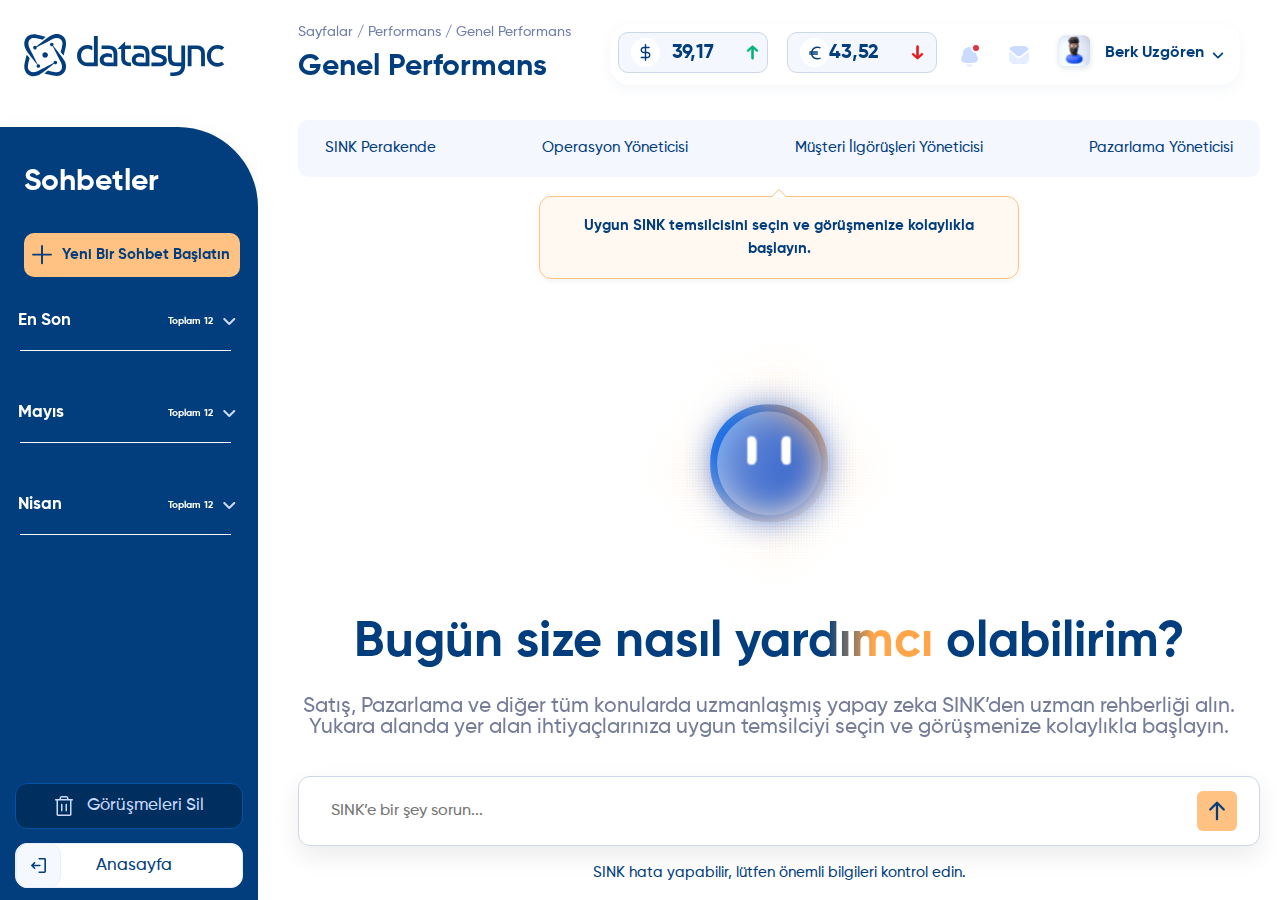
<file: index.html>
<!DOCTYPE html>
<html lang="en">

<head>
    <meta charset="UTF-8" />
    <meta name="viewport" content="width=device-width, initial-scale=1" />
    <title>Datasync</title>
    <link rel="stylesheet" href="./assets/css/bootstrap.min.css" />
    <link rel="stylesheet" href="./assets/css/fonts.css" />
    <link rel="stylesheet" href="./assets/css/layout.css" />
    <link rel="stylesheet" href="./assets/css/sinkAiChat.css" />

</head>

<body>
    <header class="header-section">
        <div class="content">
            <div class="left-content">
                <h6>Sayfalar / Performans / Genel Performans</h6>
                <h4 class="left-title">Genel Performans</h4>
            </div>
            <div class="right-content">
                <div class="profit-btn">
                    <div class="money-icon">
                        <img src="./assets/images/dollar.svg" alt="" width="17" height="17">
                    </div>
                    <div class="profit-text">39,17</div>
                    <div class="arrow-icon">
                        <img src="./assets/images/up-arrow.svg" alt="" width="13" height="15">
                    </div>
                </div>
                <div class="loss-btn">
                    <div class="money-icon">
                        <img src="./assets/images/money.svg" alt="" width="12" height="14">
                    </div>
                    <div class="profit-text red">43,52</div>
                    <div class="arrow-icon">
                        <img src="./assets/images/down-arrow.svg" alt="" width="13" height="15">
                    </div>
                </div>
                <div class="notification" id="notificationToggle">
                    <div class="notification-icon-wrapper">
                        <img class="notification-icon" src="./assets/images/notification.svg" alt="" width="20"
                            height="24">
                    </div>
                    <div class="notification-dropdown notification-box" id="notificationBox">
                        <h6 class="dropdown-title">Bildirimler</h6>
                        <div class="notification-list">
                            <div class="d-flex gap-2 align-items-start mb-3">
                                <img class="bell-icon" src="./assets/images/bell.svg" alt="" height="20" width="17">
                                <div class="dropdown-text">Lorem ipsum dolor sit amet consectetur.</div>
                            </div>
                            <div class="d-flex gap-2 align-items-start  mb-3">
                                <img class="bell-icon" src="./assets/images/bell.svg" alt="" height="20" width="17">
                                <div class="dropdown-text">Lorem ipsum dolor sit amet consectetur.</div>
                            </div>
                            <div class="d-flex gap-2 align-items-start mb-3">
                                <img class="bell-icon" src="./assets/images/bell.svg" alt="" height="20" width="17">
                                <div class="dropdown-text">Lorem ipsum dolor sit amet consectetur. Lorem ipsum dolor
                                    sit
                                    amet consectetur.</div>
                            </div>
                            <div class="d-flex gap-2 align-items-start mb-3">
                                <img class="bell-icon" src="./assets/images/bell.svg" alt="" height="20" width="17">
                                <div class="dropdown-text">Lorem ipsum dolor sit amet consectetur. Lorem ipsum dolor
                                    sit
                                    amet consectetur.</div>
                            </div>
                            <div class="d-flex gap-2 align-items-start mb-3">
                                <img class="bell-icon" src="./assets/images/bell.svg" alt="" height="20" width="17">
                                <div class="dropdown-text">Lorem ipsum dolor sit amet consectetur. Lorem ipsum dolor
                                    sit
                                    amet consectetur.</div>
                            </div>

                        </div>
                        <hr class="notification-divider" />
                    </div>
                </div>
                <div class="message" id="messageToggle">
                    <div class="message-icon-wrapper">
                        <img src="./assets/images/message.svg" alt="" width="20" height="18">
                    </div>
                    <div class="message-dropdown" id="messageBox">
                        <h6 class="dropdown-title2">Mesajlar</h6>
                        <div class="hover-effect">
                            <div class="message-list">
                                <div class="d-flex gap-2 align-items-start mb-3">
                                    <img src="./assets/images/slider1.svg" alt="" height="45" width="45">
                                    <div>
                                        <div class="dropdown-text">Merhabalar ürünümde birinin rengi yanlış gönderilmiş
                                            değişim talep ettim ancak iki ürünüde göndermem gerekir mi?</div>
                                        <div class="dropdown-time">23/05/2025 &nbsp; 10:00:59</div>
                                    </div>
                                </div>
                            </div>
                            <div class="message-list">
                                <div class="d-flex gap-2 align-items-start mb-3">
                                    <img src="./assets/images/slider2.svg" alt="" height="45" width="45">
                                    <div>
                                        <div class="dropdown-text">Merhaba, mor olanı ne zaman gelecek?</div>
                                        <div class="dropdown-time">23/05/2025 &nbsp; 10:00:59</div>
                                    </div>
                                </div>
                            </div>
                            <div class="message-list">
                                <div class="d-flex gap-2 align-items-start mb-3">
                                    <img src="./assets/images/slider1.svg" alt="" height="45" width="45">
                                    <div>
                                        <div class="dropdown-text">Merhabalar ürünümde birinin rengi yanlış gönderilmiş
                                            değişim talep ettim ancak iki ürünüde göndermem gerekir mi?</div>
                                        <div class="dropdown-time">23/05/2025 &nbsp; 10:00:59</div>
                                    </div>
                                </div>
                            </div>
                            <div class="message-list">
                                <div class="d-flex gap-2 align-items-start mb-3">
                                    <img src="./assets/images/slider2.svg" alt="" height="45" width="45">
                                    <div>
                                        <div class="dropdown-text">Merhaba, mor olanı ne zaman gelecek?</div>
                                        <div class="dropdown-time">23/05/2025 &nbsp; 10:00:59</div>
                                    </div>
                                </div>
                            </div>
                        </div>
                        <hr class="notification-divider" />
                        <button class="view-all-btn">Tüm Mesajlar</button>
                    </div>
                </div>
                <div class="profile-wrapper">
                    <div class="profile-toggle" id="dropdownToggle" onclick="toggleDropdown()">
                        <div class="profile-content">
                            <div class="profile-img">
                                <img src="./assets/images/profile.svg" alt="" width="41" height="41">
                            </div>
                            <div class="profile-text">Berk Uzgören</div>
                            <div class="dropdown-arrow">
                                <img src="./assets/images/open-arrow.svg" class="arrow-down" height="7" width="12">
                                <img src="./assets/images/close-arrow.svg" class="arrow-up" height="7" width="12">
                            </div>
                        </div>
                    </div>

                    <!-- Dropdown menu -->
                    <div class="dropdown-menu" id="dropdownMenu">
                        <div class="dropdown-item active">
                            <div class="item-left">
                                <img src="./assets/images/user.svg" width="23" height="22" alt="Profile">
                                <span>Profilimi Düzenle</span>
                                <img src="./assets/images/right-arrow.svg" class="arrow-icon" width="8" height="12"
                                    alt="arrow">
                            </div>
                        </div>

                        <div class="dropdown-item">
                            <div class="item-left">
                                <img src="./assets/images/lock.svg" width="24" height="24" alt="Şifre">
                                <span class="span-item">Şifre Değiştir</span>
                                <img src="./assets/images/right-arrow.svg" class="arrow-icon" width="8" height="12"
                                    alt="arrow">
                            </div>
                        </div>

                        <hr />

                        <div class="dropdown-item logout">
                            <a href="./authpage/login.html">
                                <img src="./assets/images/logout.svg" width="20" height="20" alt="Logout">
                                <span>Çıkış Yap</span>
                            </a>
                        </div>
                    </div>

                </div>
            </div>
        </div>
    </header>
    <section class="sidebar-section sink-AI-sidebar">
        <div class="sidebar-header">
            <a href="./index.html" class="sidebar-logo">
                <img src="./assets/images/sidebar/DatasyncLogo.svg" alt="logo" />
                <img src="./assets/images/sidebar/DatasyncName.svg" alt="logo" />
            </a>
        </div>
        <div class="sidebar-content">
            <h2 class="sidebar-heading">Sohbetler</h2>
            <a href="/" class="sidebar-btn"><img src="./assets/images/sidebar/add.svg" alt="logo" /> <span>Yeni Bir
                    Sohbet
                    Başlatın</span></a>

            <div class="accordion sidebar-accordion" id="sidebarAccordion">

                <!-- En Son -->
                <div class="accordion-item bg-transparent border-0">
                    <h2 class="accordion-header" id="headingPerformance">
                        <button class="accordion-button collapsed bg-transparent text-white shadow-none" type="button"
                            data-bs-toggle="collapse" data-bs-target="#collapsePerformance" aria-expanded="false"
                            aria-controls="collapsePerformance">
                            <span>
                                En Son
                                <span class="subtitle-num">Toplam 12</span>
                            </span>
                        </button>
                    </h2>
                    <div id="collapsePerformance" class="accordion-collapse collapse"
                        aria-labelledby="headingPerformance">
                        <div class="submenu">
                            <div class="link-btn">
                                <a href="#"><img src="./assets/images/sidebar/chat.svg" alt="arrow" /> <span>Lorem
                                        ipsum</span></a>
                                <div class="edit-btns">
                                    <a href="#"><img src="./assets/images/sidebar/edit.svg" alt="arrow" /></a>
                                    <a href="#"><img src="./assets/images/sidebar/delete.svg" alt="arrow" /></a>
                                    <img src="./assets/images/sidebar/dropdownarrow.svg" alt="arrow" />
                                </div>
                            </div>
                            <div class="link-btn">
                                <a href="#"><img src="./assets/images/sidebar/chat.svg" alt="arrow" /> <span>Lorem
                                        ipsum</span></a>
                                <div class="edit-btns">
                                    <a href="#"><img src="./assets/images/sidebar/edit.svg" alt="arrow" /></a>
                                    <a href="#"><img src="./assets/images/sidebar/delete.svg" alt="arrow" /></a>
                                    <img src="./assets/images/sidebar/dropdownarrow.svg" alt="arrow" />
                                </div>
                            </div>
                        </div>
                    </div>
                </div>
                <!-- Mayıs -->
                <div class="accordion-item bg-transparent border-0">
                    <h2 class="accordion-header" id="headingOperasyon">
                        <button class="accordion-button collapsed bg-transparent text-white shadow-none" type="button"
                            data-bs-toggle="collapse" data-bs-target="#collapseOperasyon" aria-expanded="false"
                            aria-controls="collapseOperasyon">
                            <span>
                                Mayıs<span class="subtitle-num">Toplam 12</span></span>
                        </button>
                    </h2>
                    <div id="collapseOperasyon" class="accordion-collapse collapse" aria-labelledby="headingOperasyon">
                        <div class="submenu">
                            <div class="link-btn">
                                <a href="#"><img src="./assets/images/sidebar/chat.svg" alt="arrow" /> <span>Lorem
                                        ipsum</span></a>
                                <div class="edit-btns">
                                    <a href="#"><img src="./assets/images/sidebar/edit.svg" alt="arrow" /></a>
                                    <a href="#"><img src="./assets/images/sidebar/delete.svg" alt="arrow" /></a>
                                    <img src="./assets/images/sidebar/dropdownarrow.svg" alt="arrow" />
                                </div>
                            </div>
                            <div class="link-btn">
                                <a href="#"><img src="./assets/images/sidebar/chat.svg" alt="arrow" /> <span>Lorem
                                        ipsum</span></a>
                                <div class="edit-btns">
                                    <a href="#"><img src="./assets/images/sidebar/edit.svg" alt="arrow" /></a>
                                    <a href="#"><img src="./assets/images/sidebar/delete.svg" alt="arrow" /></a>
                                    <img src="./assets/images/sidebar/dropdownarrow.svg" alt="arrow" />
                                </div>
                            </div>
                        </div>
                    </div>
                </div>
                <!-- Nisan -->
                <div class="accordion-item bg-transparent border-0">
                    <h2 class="accordion-header" id="headingSiparis">
                        <button class="accordion-button collapsed bg-transparent text-white shadow-none" type="button"
                            data-bs-toggle="collapse" data-bs-target="#collapseSiparis" aria-expanded="false"
                            aria-controls="collapseSiparis">
                            <span>
                                Nisan<span class="subtitle-num">Toplam 12</span></span>
                        </button>
                    </h2>
                    <div id="collapseSiparis" class="accordion-collapse collapse" aria-labelledby="headingSiparis">
                        <div class="submenu">
                            <div class="link-btn">
                                <a href="#"><img src="./assets/images/sidebar/chat.svg" alt="arrow" /> <span>Lorem
                                        ipsum</span></a>
                                <div class="edit-btns">
                                    <a href="#"><img src="./assets/images/sidebar/edit.svg" alt="arrow" /></a>
                                    <a href="#"><img src="./assets/images/sidebar/delete.svg" alt="arrow" /></a>
                                    <img src="./assets/images/sidebar/dropdownarrow.svg" alt="arrow" />
                                </div>
                            </div>
                            <div class="link-btn">
                                <a href="#"><img src="./assets/images/sidebar/chat.svg" alt="arrow" /> <span>Lorem
                                        ipsum</span></a>
                                <div class="edit-btns">
                                    <a href="#"><img src="./assets/images/sidebar/edit.svg" alt="arrow" /></a>
                                    <a href="#"><img src="./assets/images/sidebar/delete.svg" alt="arrow" /></a>
                                    <img src="./assets/images/sidebar/dropdownarrow.svg" alt="arrow" />
                                </div>
                            </div>
                        </div>
                    </div>
                </div>
            </div>
            <div class="sidebar-footer">
                <a href="/" class="sidebar-btn-delete">
                    <img src="./assets/images/sidebar/bin.svg" alt="logo" />
                    <span>Görüşmeleri Sil</span>
                </a>
                <a href="./dashboard/dashboard.html" class="sidebar-btn-logout">
                    <img src="./assets/images/sidebar/logout.svg" alt="logo" width="15px" height="15px" />
                    <span>Anasayfa</span>
                </a>
            </div>
        </div>
    </section>
    <section class="main-content sink-ai-content">
        <div class="sink-AI">
            <div class="position-relative">
                <div class="custom-tabs">
                    <button class="custom-tab-btn" data-bs-target="#sink1">SINK Perakende</button>
                    <button class="custom-tab-btn" data-bs-target="#sink2">Operasyon Yöneticisi</button>
                    <button class="custom-tab-btn" data-bs-target="#sink3">Müşteri İlgörüşleri Yöneticisi</button>
                    <button class="custom-tab-btn" data-bs-target="#sink4">Pazarlama Yöneticisi</button>
                </div>
                <div class="speech-bubble-wrapper">
                    <div class="speech-bubble">
                        Uygun SINK temsilcisini seçin ve görüşmenize kolaylıkla başlayın.
                    </div>
                </div>
            </div>
            <!-- Tab Contents -->
            <div class="tab-content-section">
                <div id="sink1" class="custom-tab-content">
                    <section class="chat-section" id="chat-section">
                    </section>
                </div>
                <div id="sink2" class="custom-tab-content">İçerik: Operasyon Yöneticisi</div>
                <div id="sink3" class="custom-tab-content">İçerik: Müşteri İlgörüşleri Yöneticisi</div>
                <div id="sink4" class="custom-tab-content">İçerik: Pazarlama Yöneticisi</div>
            </div>
            <!-- Message Input -->
            <div class="message-box-wrapper">
                <div class="message-box">
                    <input type="text" id="chat-input" placeholder="SINK’e bir şey sorun..." />
                    <button class="send-btn" id="send-btn"><img src="./assets/images/sidebar/sendArrow.svg"
                            alt="icon" /></button>
                </div>
                <p class="helper-text">SINK hata yapabilir, lütfen önemli bilgileri kontrol edin.</p>
            </div>
            <!-- introduction section -->
            <div class="intro-section">
                <div class="w-100 d-flex align-items-start justify-content-center logo-img">
                    <img src="./assets/images/logo-lg.svg" alt="logo" />
                </div>
                <div class="w-100 text-part">
                    <h3 class="text-center">Bugün size nasıl <span>yardımcı</span> olabilirim?</h3>
                    <p class="text-center">
                        Satış, Pazarlama ve diğer tüm konularda uzmanlaşmış yapay zeka SINK’den uzman rehberliği alın.
                        Yukara alanda yer alan ihtiyaçlarınıza uygun temsilciyi seçin ve görüşmenize kolaylıkla
                        başlayın.
                    </p>
                </div>
                <div class="section-wrapper">
                    <!-- Cards -->
                    <div class="card-grid">
                        <div class="sink-AI-card">
                            <div class="card-title">Satış Stratejileri</div>
                            <div class="card-desc">Ürünlerinizin görünürlüğünü ve satışlarını artırma konusunda özel
                                tavsiyeler alın.</div>
                            <div class="card-arrow"><img src="./assets/images/sidebar/tiltArrow.svg" alt="icon" /></div>
                        </div>
                        <div class="sink-AI-card">
                            <div class="card-title">SINK Taktikleri</div>
                            <div class="card-desc">Anlaşmaları etkili bir şekilde kapatmak için uzman SINK ipuçlarını
                                öğrenin.</div>
                            <div class="card-arrow"><img src="./assets/images/sidebar/tiltArrow.svg" alt="icon" /></div>
                        </div>
                        <div class="sink-AI-card">
                            <div class="card-title">Pazarlama İçgörüleri</div>
                            <div class="card-desc">Ürünlerinizi sergilemek için en iyi pazarlama stratejilerini
                                keşfedin.
                            </div>
                            <div class="card-arrow"><img src="./assets/images/sidebar/tiltArrow.svg" alt="icon" /></div>
                        </div>
                        <div class="sink-AI-card">
                            <div class="card-title">Genel Destek</div>
                            <div class="card-desc">Başka bir konuda yardıma mı ihtiyacınız var? İsteyin, SINK size
                                rehberlik
                                etsin.</div>
                            <div class="card-arrow"><img src="./assets/images/sidebar/tiltArrow.svg" alt="icon" /></div>
                        </div>
                    </div>
                </div>
            </div>
        </div>
    </section>
    <script src="./assets/js/bootstrap.bundle.min.js"></script>
    <script src="./assets/js/jquery-3.6.0.min.js"></script>
    <script src="./assets/js/dropdown/dropdown.js"></script>
    <script src="./assets/js/layout/sidebar.js"></script>
    <script src="./assets/js/sink-chat/sink-chat.js"></script>
</body>

</html>
</file>
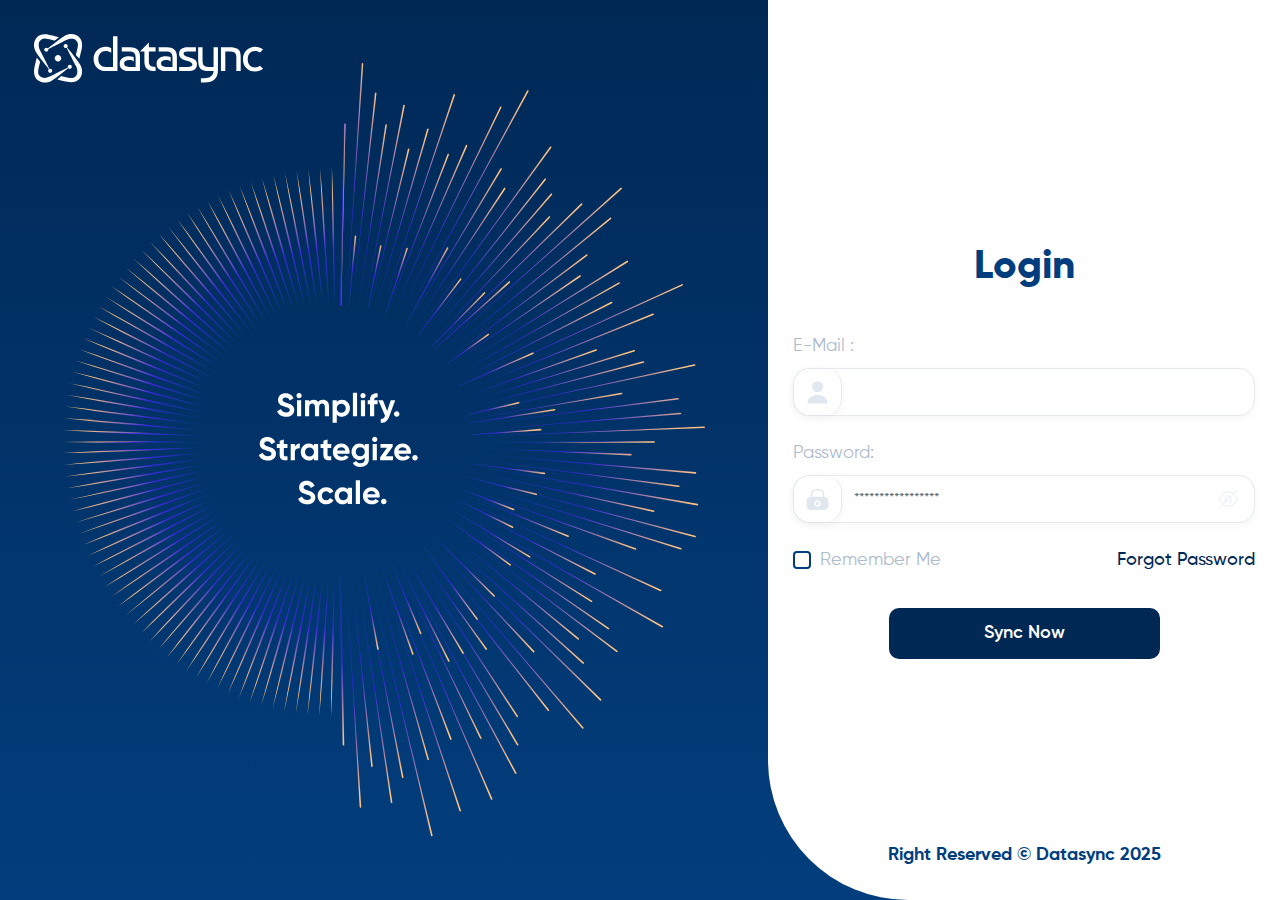
<file: authpage/Login.html>
<!DOCTYPE html>
<html lang="en">

<head>
    <meta charset="UTF-8">
    <meta name="viewport" content="width=device-width, initial-scale=1">
    <title>Datasync Login</title>
    <link rel="stylesheet" href="../assets/css/bootstrap.min.css" />
    <link rel="stylesheet" href="../assets/css/fonts.css" />
    <link rel="stylesheet" href="../assets/css/login.css" />
</head>

<body>
    <div class="container-fluid d-flex p-0">
        <!-- Left Panel -->
        <div class="left-panel">
            <img src="../assets/images/logo.svg" alt="Datasync Logo" class="logo">
            <img src="../assets/images/logincircle.svg" alt="Circle" class="img-fluid login-circle">
        </div>

        <!-- Right Panel -->
        <div class="right-panel">
            <form class="login-form mx-auto">
                <h3>Login</h3>

                <!-- Email Field -->
                <div class="mb-4">
                    <label>E-Mail :</label>
                    <div class="input-wrapper">
                        <div class="input-icon-wrapper">
                            <img src="../assets/images/user.svg" alt="User Icon" />
                        </div>
                        <input type="email" class="form-control input-with-icon" required />
                    </div>
                </div>

                <!-- Password Field -->
                <div class="mb-4">
                    <label>Password:</label>
                    <div class="input-wrapper">
                        <div class="input-icon-wrapper">
                            <img src="../assets/images/lock.svg" alt="Lock Icon" />
                        </div>
                        <input type="password" class="form-control shadow-none input-with-icon "
                            placeholder="*****************" required />
                        <img src="../assets/images/eye.svg" class="toggle-icon" alt="Toggle Password" />
                    </div>
                </div>

                <!-- Remember Me + Forgot Password -->
                <div class="d-flex justify-content-between align-items-center mb-4">
                    <div class="form-check custom-check">
                        <input class="form-check-input" type="checkbox" id="rememberMe">
                        <label class="form-check-label" for="rememberMe">Remember Me</label>
                    </div>
                    <a href="#">Forgot Password</a>
                </div>

                <!-- Submit Button -->
                <div class="d-flex justify-content-center">
                    <button type="submit" class="custom-button">Sync Now</button>
                </div>
            </form>

            <!-- Footer -->
            <div class="footer mt-4">Right Reserved © Datasync 2025</div>
        </div>

    </div>
</body>

</html>
</file>
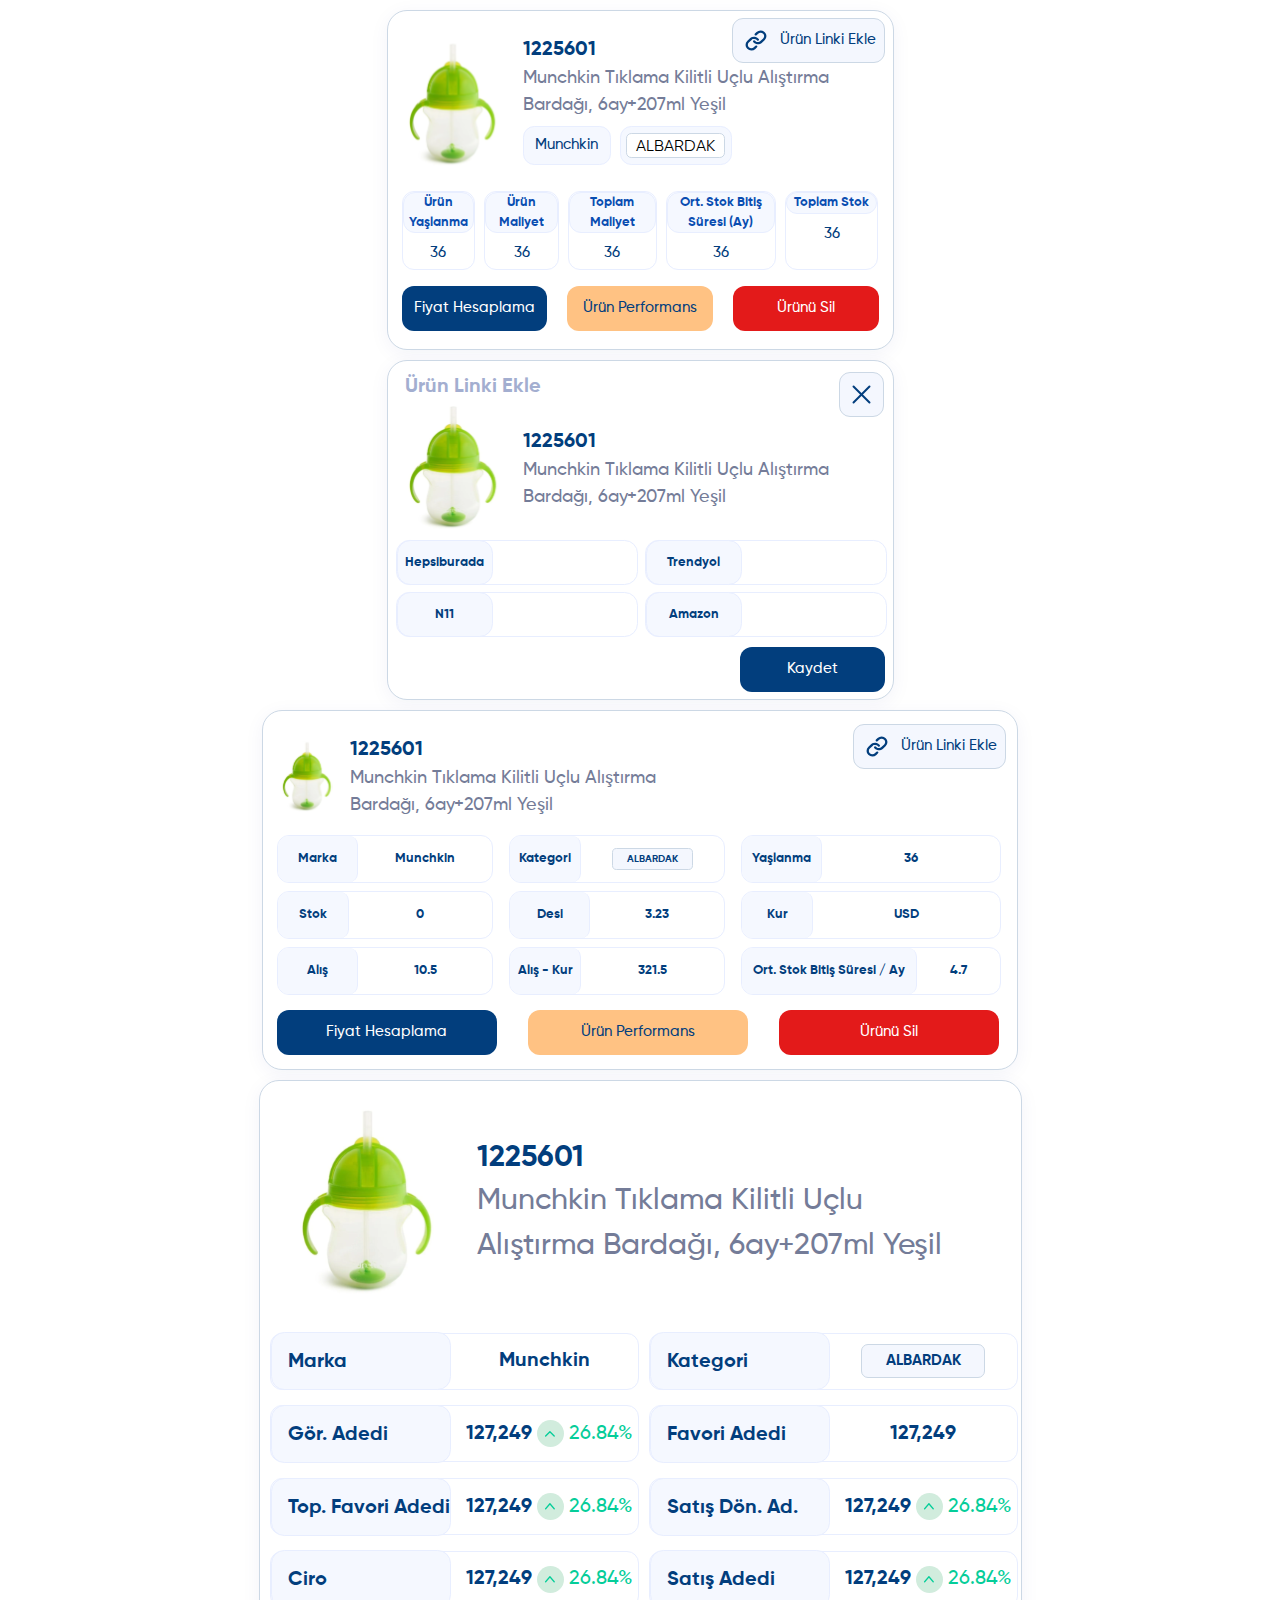
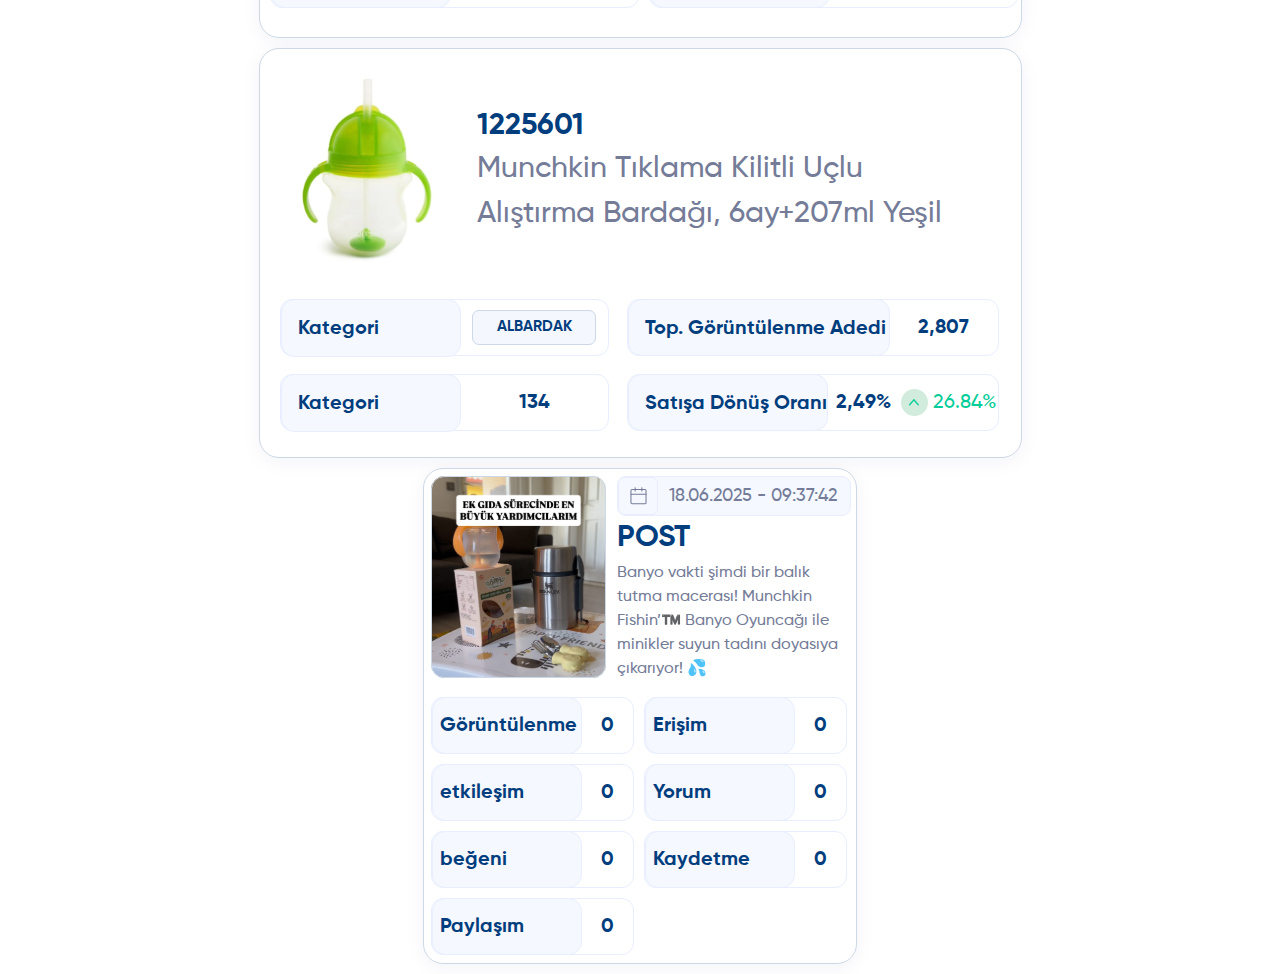
<file: cards/allproductcards.html>
<!DOCTYPE html>
<html lang="en">

<head>
    <meta charset="UTF-8" />
    <meta name="viewport" content="width=device-width, initial-scale=1" />
    <title>Datasync Cards</title>
    <link rel="stylesheet" href="../assets/css/bootstrap.min.css" />
    <link rel="stylesheet" href="../assets/css/fonts.css" />
    <link rel="stylesheet" href="../assets/css/allproductcards.css" />
</head>

<body>

    <!-- card1 -->
    <div class="product-card size-1">
        <div class="right-button pos-1">
            <img src="../assets/images/link.svg" alt="">
            <span>Ürün Linki Ekle</span>
        </div>
        <div class="product-header">
            <h4>1225601</h4>
            <p>Munchkin Tıklama Kilitli Uçlu Alıştırma Bardağı, 6ay+207ml Yeşil</p>
        </div>
        <div class="brand-button">
            <div class="brand1">Munchkin</div>
            <div class="brand2"><button>ALBARDAK</button></div>
        </div>
        <div class="bottel">
            <img src="../assets/images/bottel.svg" alt="">
        </div>

        <div class="card-info">
            <div class="info-card card1">
                <div class="info-label">Ürün Yaşlanma</div>
                <div class="info-value">36</div>
            </div>

            <div class="info-card">
                <div class="info-label card2">Ürün Maliyet</div>
                <div class="info-value">36</div>
            </div>

            <div class="info-card">
                <div class="info-label card3">Toplam Maliyet</div>
                <div class="info-value">36</div>
            </div>

            <div class="info-card card4">
                <div class="info-label">Ort. Stok Bitiş Süresi (Ay)</div>
                <div class="info-value">36</div>
            </div>

            <div class="info-card card5">
                <div class="info-label">Toplam Stok</div>
                <div class="info-value">36</div>
            </div>
        </div>

        <div class="custom-buttons">
            <div class="card-button bg-blue">Fiyat Hesaplama</div>
            <div class="card-button bg-yellow">Ürün Performans</div>
            <div class="card-button bg-red">Ürünü Sil</div>
        </div>

    </div>

    <!-- card2 -->
    <div class="product-card size-2">
        <h1 class="size1-header">Ürün Linki Ekle</h1>
        <div class="close-btn">
            <img src="../assets/images/close.svg" alt="" width="19" height="19">
        </div>
        <div class="bottel-img">
            <img src="../assets/images/bottel.svg" alt="">
        </div>
        <div class="product-header2">
            <h4>1225601</h4>
            <p>Munchkin Tıklama Kilitli Uçlu Alıştırma Bardağı, 6ay+207ml Yeşil</p>
        </div>
        <div class="product2-button">
            <div class="btn-content">
                <div class="custom-content">Hepsiburada</div>
            </div>
            <div class="btn-content">
                <div class="custom-content">Trendyol</div>
            </div>
            <div class="btn-content">
                <div class="custom-content">N11</div>
            </div>
            <div class="btn-content">
                <div class="custom-content">Amazon</div>
            </div>
        </div>
        <div class="btn-wrapper">
            <div class="save-btn">
                Kaydet
            </div>
        </div>


    </div>

    <!-- card3 -->
    <div class="product-card size-3">
        <div class="right-button pos-3">
            <img src="../assets/images/link.svg" alt="">
            <span>Ürün Linki Ekle</span>
        </div>
        <div class="bottel3-img">
            <img src="../assets/images/bottel.svg" alt="" width="51.39" height="71">
        </div>
        <div class="product3-header">
            <h4>1225601</h4>
            <p>Munchkin Tıklama Kilitli Uçlu Alıştırma Bardağı, 6ay+207ml Yeşil</p>
        </div>

        <div class="info-grid">
            <div class="info-pair">
                <div class="label label1">Marka</div>
                <div class="value">Munchkin</div>
            </div>
            <div class="info-pair">
                <div class="label label2">Kategori</div>
                <div class="value"><button class="albardak-btn">ALBARDAK</button></div>
            </div>
            <div class="info-pair">
                <div class="label label3">Yaşlanma</div>
                <div class="value">36</div>
            </div>
            <div class="info-pair">
                <div class="label label4">Stok</div>
                <div class="value">0</div>
            </div>
            <div class="info-pair">
                <div class="label label5">Desi</div>
                <div class="value">3.23</div>
            </div>
            <div class="info-pair">
                <div class="label label6">Kur</div>
                <div class="value">USD</div>
            </div>
            <div class="info-pair">
                <div class="label label7">Alış</div>
                <div class="value">10.5</div>
            </div>
            <div class="info-pair">
                <div class="label label8">Alış - Kur</div>
                <div class="value">321.5</div>
            </div>
            <div class="info-pair">
                <div class="label label9">Ort. Stok Bitiş Süresi / Ay</div>
                <div class="value">4.7</div>
            </div>
        </div>
        <div class="custom2-buttons">
            <div class="card-button2 bg-blue">Fiyat Hesaplama</div>
            <div class="card-button2 bg-yellow">Ürün Performans</div>
            <div class="card-button2 bg-red">Ürünü Sil</div>
        </div>

    </div>

    <!-- card4 -->
    <div class="product-card size-4">
        <div class="bottel4-img">
            <img src="../assets/images/bottel.svg" alt="" width="137" height="190">
        </div>
        <div class="product4-header">
            <h4 class="heading">1225601</h4>
            <p class="paragraph">Munchkin Tıklama Kilitli Uçlu Alıştırma Bardağı, 6ay+207ml Yeşil</p>
        </div>

     <div class="card4-grid">
    <!-- Left Column -->
    <div class="col">
      <div class="custom-box">
        <div class="custom-label">Marka</div>
        <div class="custom-value">Munchkin</div>
      </div>
      <div class="custom-box">
        <div class="custom-label">Gör. Adedi</div>
        <div class="custom-value-container">
          <div class="custom-value">127,249</div>
          <div class="up-img"><img src="../assets/images/uparrow.svg" class="arrow-up" alt="up" width="12.77" height="6.41"></div>
            <div class="green-value">26.84%</div>
        </div>
      </div>
      <div class="custom-box">
        <div class="custom-label">Top. Favori Adedi</div>
<div class="custom-value-container">
          <div class="custom-value">127,249</div>
          <div class="up-img"><img src="../assets/images/uparrow.svg" class="arrow-up" alt="up" width="12.77" height="6.41"></div>
            <div class="green-value">26.84%</div>
        </div>
      </div>
      <div class="custom-box">
        <div class="custom-label">Ciro</div>
<div class="custom-value-container">
          <div class="custom-value">127,249</div>
          <div class="up-img"><img src="../assets/images/uparrow.svg" class="arrow-up" alt="up" width="12.77" height="6.41"></div>
            <div class="green-value">26.84%</div>
        </div>
      </div>
    </div>

    <!-- Right Column -->
    <div class="col">
      <div class="custom-box">
        <div class="custom-label">Kategori</div>
        <div class="custom-pill-container">
          <div class="pill">ALBARDAK</div>
        </div>
      </div>
      <div class="custom-box">
        <div class="custom-label">Favori Adedi</div>
        <div class="custom-value">127,249</div>
      </div>
      <div class="custom-box">
        <div class="custom-label">Satış Dön. Ad.</div>
<div class="custom-value-container">
          <div class="custom-value">127,249</div>
          <div class="up-img"><img src="../assets/images/uparrow.svg" class="arrow-up" alt="up" width="12.77" height="6.41"></div>
            <div class="green-value">26.84%</div>
        </div>
      </div>
      <div class="custom-box">
        <div class="custom-label">Satış Adedi</div>
<div class="custom-value-container">
          <div class="custom-value">127,249</div>
          <div class="up-img"><img src="../assets/images/uparrow.svg" class="arrow-up" alt="up" width="12.77" height="6.41"></div>
            <div class="green-value">26.84%</div>
        </div>  
      </div>
    </div>
  </div>
    </div>

    <!-- card5 -->
     <div class="product-card size-5">
         <div class="bottel4-img">
            <img src="../assets/images/bottel.svg" alt="" width="137" height="190">
        </div>
        <div class="product4-header">
            <h4 class="heading">1225601</h4>
            <p class="paragraph">Munchkin Tıklama Kilitli Uçlu Alıştırma Bardağı, 6ay+207ml Yeşil</p>
        </div>

        <div class="card5-grid">
                  <div class="custom2-box box-1">
        <div class="custom-label">Kategori</div>
        <div class="custom-pill-container">
          <div class="pill">ALBARDAK</div>
        </div>
      </div>

              <div class="custom2-box box-2">
        <div class="custom-label2 lab-1">Top. Görüntülenme Adedi</div>
          <div class="custom-value">2,807</div>
      </div>
            <div class="custom2-box box-1">
        <div class="custom-label">Kategori</div>
          <div class="custom-value">134</div>
      </div>
        <div class="custom2-box box-2">
        <div class="custom-label2 lab-2">Satışa Dönüş Oranı</div>
        <div class="custom2-value-container">
            <div class="custom-value">2,49% </div>
          <div class="up-img"><img src="../assets/images/uparrow.svg" class="arrow-up" alt="up" width="12.77" height="6.41"></div>
            <div class="green-value">26.84%</div>
        </div>
        </div>
        </div>
     </div>

     <!-- card6 -->
      <div class="product-card size-6">
        <div class="top-content">
            <img src="../assets/images/post.svg" alt="" width="175" height="202">
            <div>
                <div class="time-schedual">
              <div class="calender"><img src="../assets/images/calender2.svg" alt="" width="17" height="18.61"></div>
              <div class="time-value">18.06.2025 - 09:37:42</div>
            </div>
            <div class="post-content">
              <div class="post-heading">POST</div>
              <p class="post-para">Banyo vakti şimdi bir balık tutma macerası! Munchkin Fishin’™️ Banyo Oyuncağı ile minikler suyun tadını doyasıya çıkarıyor! 💦 </p>
            </div>
            </div>
        </div>
        <div class="botttom-content">
                         <div class="custom2-box box-3">
        <div class="custom-label2 lab-3">Görüntülenme</div>
          <div class="custom-value">0</div>
      </div>
                            <div class="custom2-box box-3">
        <div class="custom-label2 lab-3">Erişim</div>
          <div class="custom-value">0</div>
      </div>
                            <div class="custom2-box box-3">
        <div class="custom-label2 lab-3">etkileşim</div>
          <div class="custom-value">0</div>
      </div>
                            <div class="custom2-box box-3">
        <div class="custom-label2 lab-3">Yorum</div>
          <div class="custom-value">0</div>
      </div>
                                  <div class="custom2-box box-3">
        <div class="custom-label2 lab-3">beğeni</div>
          <div class="custom-value">0</div>
      </div>
                                  <div class="custom2-box box-3">
        <div class="custom-label2 lab-3">Kaydetme</div>
          <div class="custom-value">0</div>
      </div>
                                  <div class="custom2-box box-3">
        <div class="custom-label2 lab-3">Paylaşım</div>
          <div class="custom-value">0</div>
      </div>
        </div>
      </div>
</body>

</html>
</file>
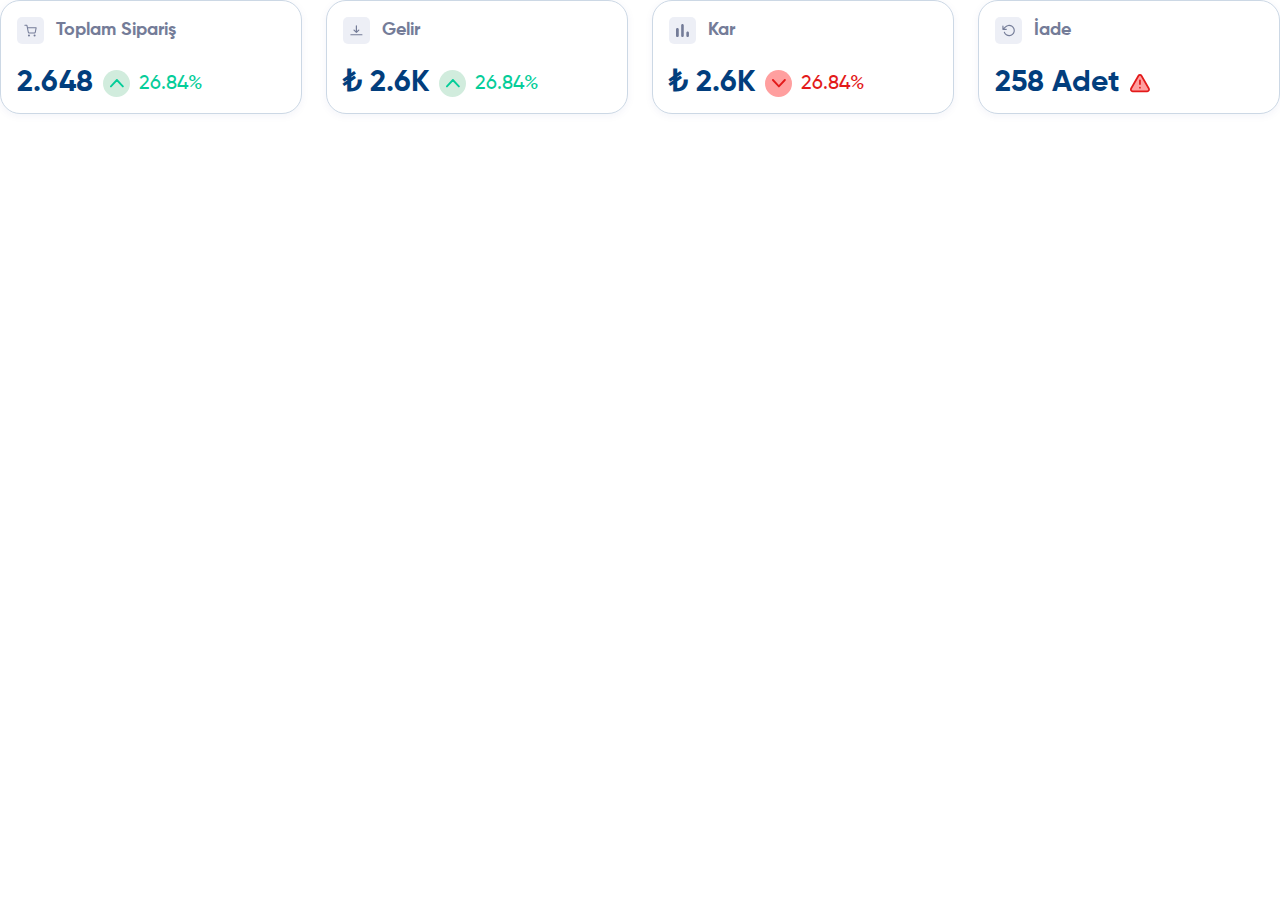
<file: cards/cards.html>
<!DOCTYPE html>
<html lang="en">
<head>
    <meta charset="UTF-8" />
    <meta name="viewport" content="width=device-width, initial-scale=1" />
    <title>Datasync Cards</title>
    <link rel="stylesheet" href="../assets/css/bootstrap.min.css" />
    <link rel="stylesheet" href="../assets/css/fonts.css" />
    <link rel="stylesheet" href="../assets/css/cards.css" />
</head>
<body>

  <div class="custom-container">
    <div class="row gap-rows">

      <!-- Card 1 -->
      <div class="col-12 col-sm-12 col-md-6 col-xl-3 col-custom-3">
        <div class="stat-card">
          <div class="stat-title">
            <div class="stat-img"><img src="../assets/images/trolly.svg" alt="Cart" width="16" /></div>
            Toplam Sipariş
          </div>
          <div class="stat-flex">
            <div class="stat-value">2.648</div>
            <div class="stat-change">
              <div class="uparrow"><img src="../assets/images/uparrow.svg" alt="Up" width="14" /></div>
              <span class="text-green">26.84%</span>
            </div>
          </div>
        </div>
      </div>

      <!-- Card 2 -->
      <div class="col-12 col-sm-12 col-md-6 col-xl-3 col-custom-3">
        <div class="stat-card">
          <div class="stat-title">
            <div class="stat-img"><img src="../assets/images/download.svg" alt="Download" width="16" /></div>
            Gelir
          </div>
          <div class="stat-flex">
            <div class="stat-value">₺ 2.6K</div>
            <div class="stat-change">
              <div class="uparrow"><img src="../assets/images/uparrow.svg" alt="Up" width="14" /></div>
              <span class="text-green">26.84%</span>
            </div>
          </div>
        </div>
      </div>

      <!-- Card 3 -->
      <div class="col-12 col-sm-12 col-md-6 col-xl-3 col-custom-3">
        <div class="stat-card">
          <div class="stat-title">
            <div class="stat-img"><img src="../assets/images/profit.svg" alt="Profit" width="16" /></div>
            Kar
          </div>
          <div class="stat-flex">
            <div class="stat-value">₺ 2.6K</div>
            <div class="stat-change">
              <div class="downarrow"><img src="../assets/images/downarrow.svg" alt="Down" width="14" /></div>
              <span class="text-red">26.84%</span>
            </div>
          </div>
        </div>
      </div>

      <!-- Card 4 -->
      <div class="col-12 col-sm-12 col-md-6 col-xl-3 col-custom-3">
        <div class="stat-card">
          <div class="stat-title">
            <div class="stat-img"><img src="../assets/images/Union.svg" alt="Return" width="16" /></div>
            İade
          </div>
          <div class="stat-flex">
            <div class="stat-value">258 Adet</div>
            <div class="stat-change">
              <img src="../assets/images/danger.svg" alt="Warning" width="20" />
            </div>
          </div>
        </div>
      </div>

    </div>
  </div>

</body>
</html>
</file>
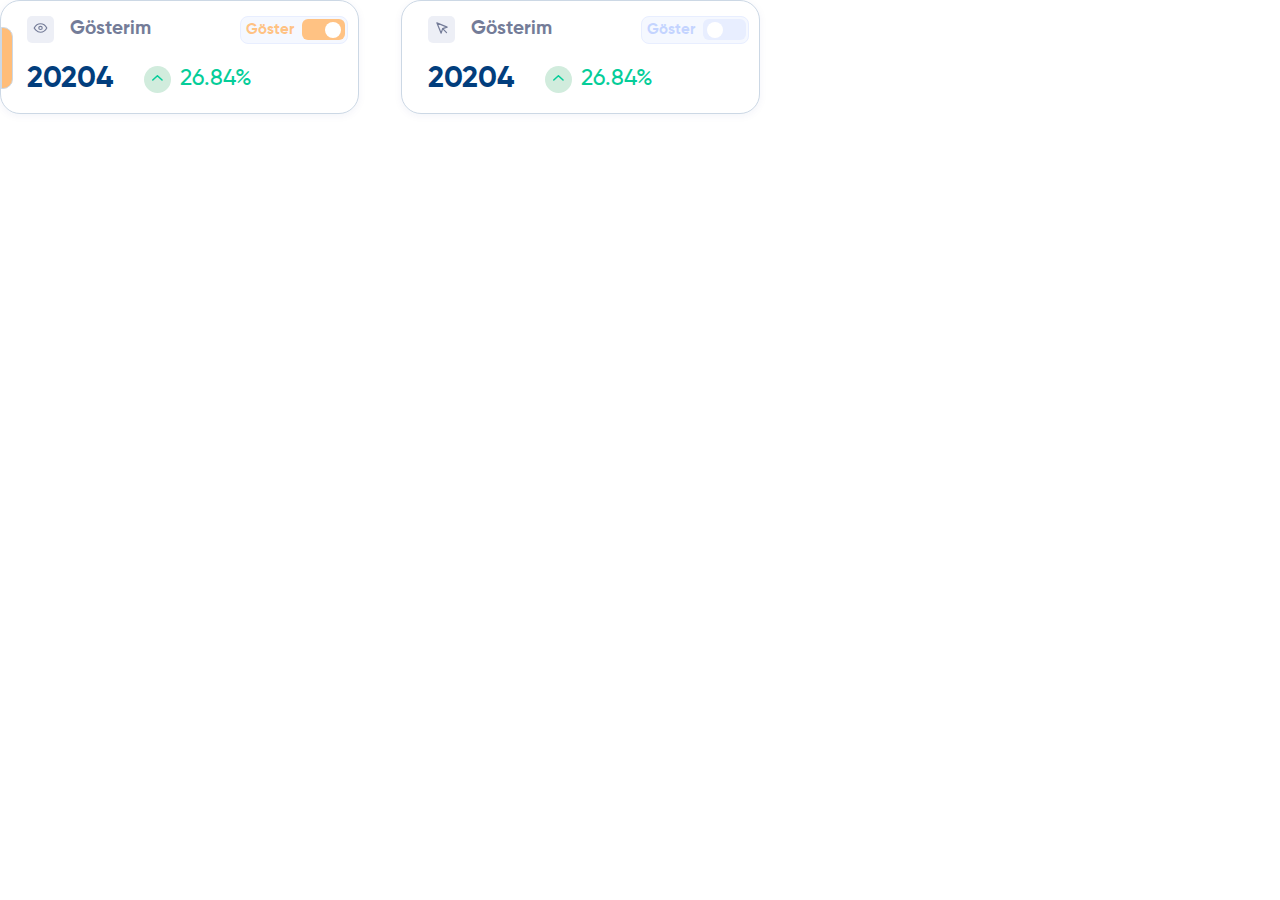
<file: cards/cardtype2.html>
<!DOCTYPE html>
<html lang="en">

<head>
    <meta charset="UTF-8">
    <meta name="viewport" content="width=device-width, initial-scale=1.0">
    <title>Datasync Cards</title>
    <link rel="stylesheet" href="../assets/css/bootstrap.min.css" />
    <link rel="stylesheet" href="../assets/css/fonts.css" />
    <link rel="stylesheet" href="../assets/css/cards.css" />
</head>

<body>
<div class="cardstype2-page">
<div class="cardtype2-card" data-active="true">
  <div class="card-header2">
    <div class="left">
      <div class="lefteye-img">
        <img src="../assets/images/eye-open.svg" alt="eye" width="15" height="10.91">
      </div>
      <div class="left-header">Gösterim</div>
    </div>
    <div class="right toggle-switch" onclick="toggleCard(this)">
      <div class="right-header">Göster</div>
      <div class="right-btn">
        <div class="white-round"></div>
      </div>
    </div>
  </div>

  <div class="cardbottom-content">
    <div class="stat-value">20204</div>
    <div class="content-value">
      <div class="content-img">
        <img src="../assets/images/uparrow.svg" alt="" width="12.77" height="6.41">
      </div>
      <div class="ds-text-green">26.84%</div>
    </div>
  </div>
</div>
<div class="cardtype2-card" data-active="false">
  <div class="card-header2">
    <div class="left">
      <div class="lefteye-img">
        <img src="../assets/images/click.svg" alt="eye" width="12" height="12">
      </div>
      <div class="left-header">Gösterim</div>
    </div>
    <div class="right toggle-switch" onclick="toggleCard(this)">
      <div class="right-header">Göster</div>
      <div class="right-btn">
        <div class="white-round"></div>
      </div>
    </div>
  </div>

  <div class="cardbottom-content">
    <div class="stat-value">20204</div>
    <div class="content-value">
      <div class="content-img">
        <img src="../assets/images/uparrow.svg" alt="" width="12.77" height="6.41">
      </div>
      <div class="ds-text-green">26.84%</div>
    </div>
  </div>
</div>
</div>

<script src="../assets/js/card/cards.js"></script>
</body>

</html>
</file>
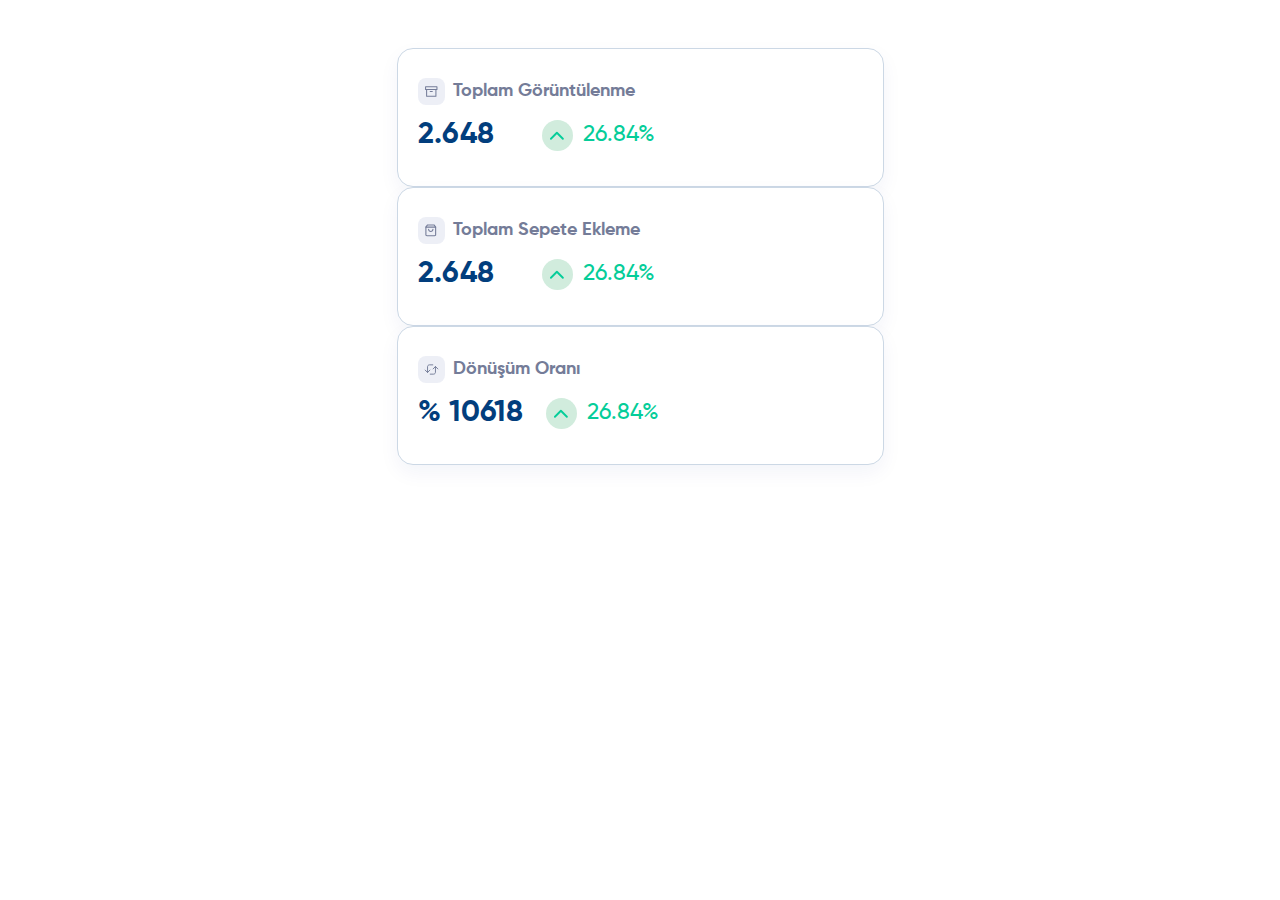
<file: cards/trendcard.html>
<!DOCTYPE html>
<html lang="en">

<head>
  <meta charset="UTF-8" />
  <meta name="viewport" content="width=device-width, initial-scale=1" />
  <title>Datasync Cards</title>
  <link rel="stylesheet" href="../assets/css/bootstrap.min.css" />
  <link rel="stylesheet" href="../assets/css/fonts.css" />
  <link rel="stylesheet" href="../assets/css/cards.css" />
</head>

<body>

  <div class="container py-5">
    <div class="d-flex flex-column align-items-center">

      <!-- Card 1 -->
      <div class="ds-card-container">
        <div class="ds-card">
          <div class="d-flex align-items-center mb-2">
            <div class="ds-icon me-2">
              <img src="../assets/images/view.svg" alt="View" width="15" height="11" />
            </div>
            <div class="ds-title">Toplam Görüntülenme</div>
          </div>
          <div class="ds-info-row">
            <div class="ds-value">2.648</div>
            <div class="ds-change">
              <div class="ds-arrow-box">
                <img src="../assets/images/uparrow.svg" class="ds-arrow-img" alt="Up" />
              </div>
              <span class="ds-text-green">26.84%</span>
            </div>
          </div>
        </div>
      </div>

      <!-- Card 2 -->
      <div class="ds-card-container">
        <div class="ds-card">
          <div class="d-flex align-items-center mb-2">
            <div class="ds-icon me-2">
              <img src="../assets/images/cart.svg" alt="Cart" width="18" height="13" />
            </div>
            <div class="ds-title">Toplam Sepete Ekleme</div>
          </div>
          <div class="ds-info-row">
            <div class="ds-value">2.648</div>
            <div class="ds-change">
              <div class="ds-arrow-box">
                <img src="../assets/images/uparrow.svg" class="ds-arrow-img" alt="Up" />
              </div>
              <span class="ds-text-green">26.84%</span>
            </div>
          </div>
        </div>
      </div>

      <!-- Card 3 -->
      <div class="ds-card-container">
        <div class="ds-card">
          <div class="d-flex align-items-center mb-2">
            <div class="ds-icon me-2">
              <img src="../assets/images/rate.svg" alt="Conversion" width="15" height="11" />
            </div>
            <div class="ds-title">Dönüşüm Oranı</div>
          </div>
          <div class="ds-rate-row">
            <div class="ds-value">% 10618</div>
            <div class="ds-change">
              <div class="ds-arrow-box">
                <img src="../assets/images/uparrow.svg" class="ds-arrow-img" alt="Up" />
              </div>
              <span class="ds-text-green">26.84%</span>
            </div>
          </div>
        </div>
      </div>

    </div>
  </div>

</body>

</html>
</file>
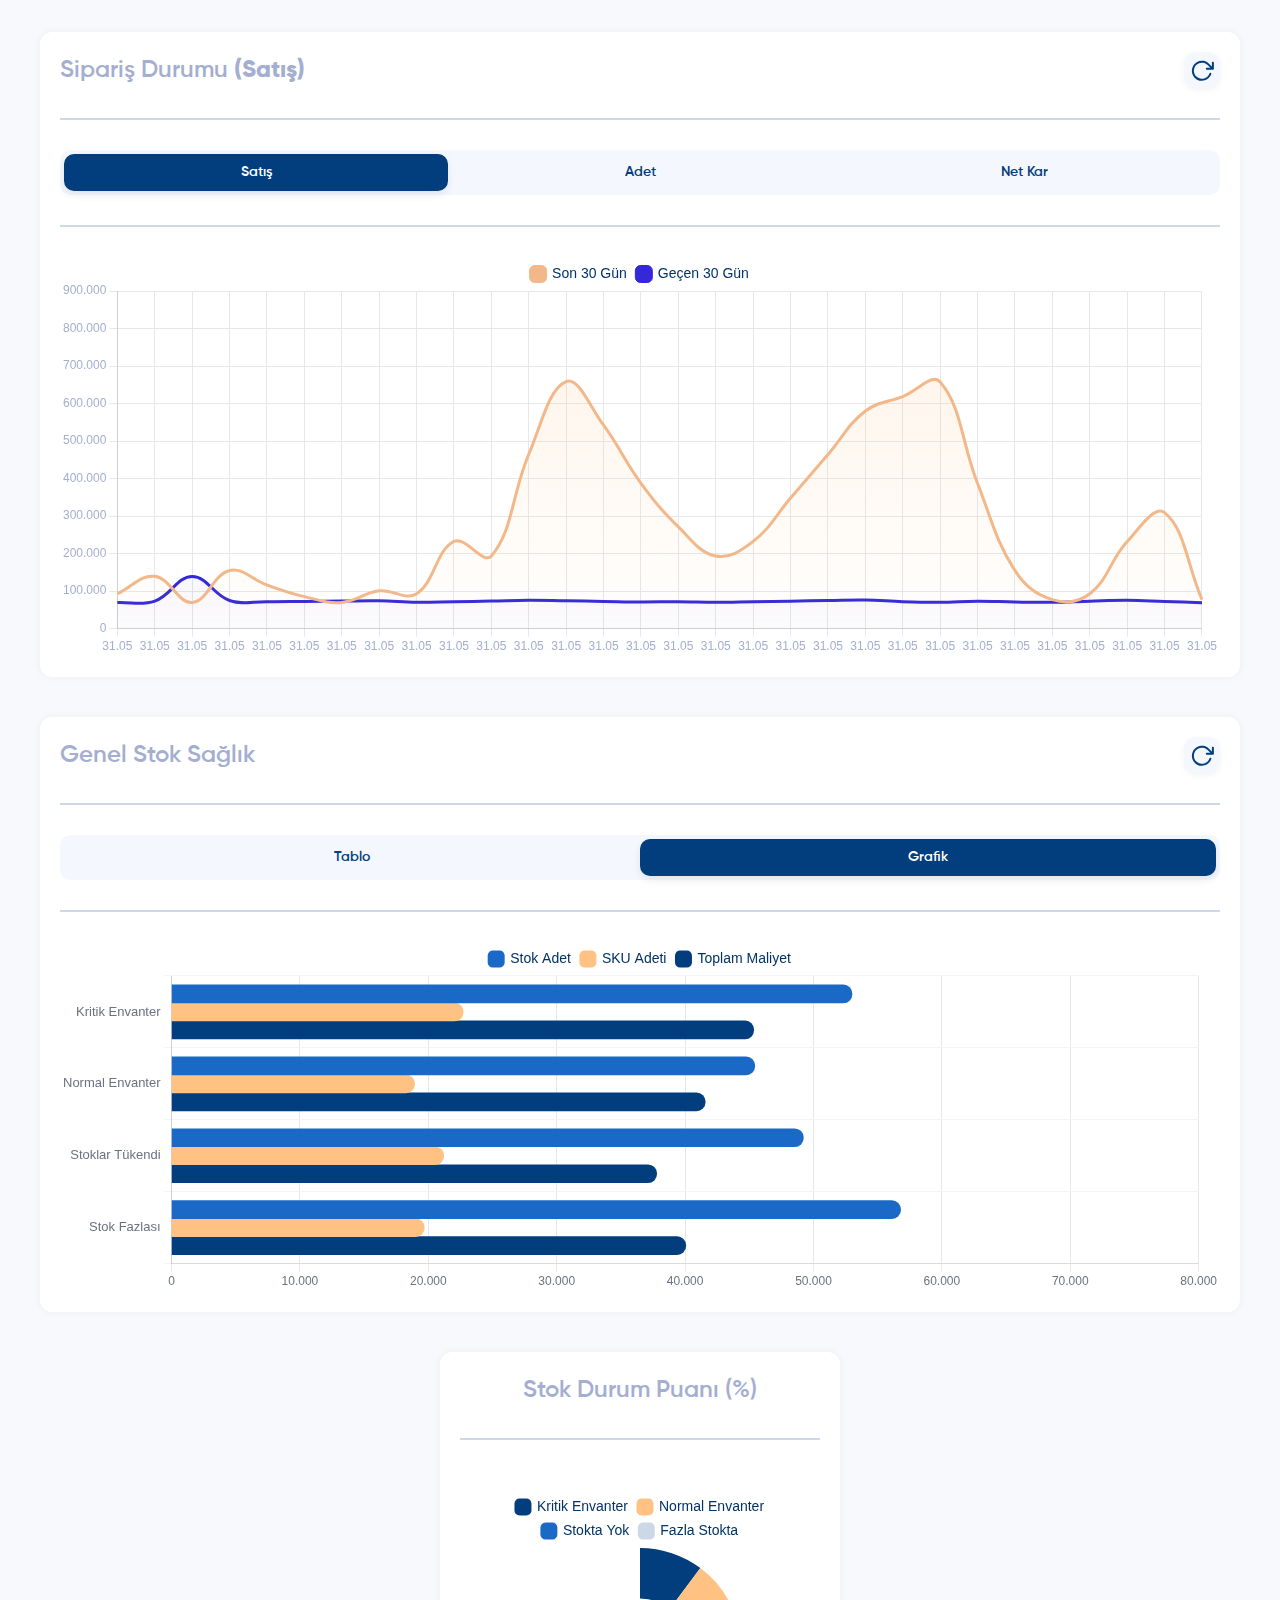
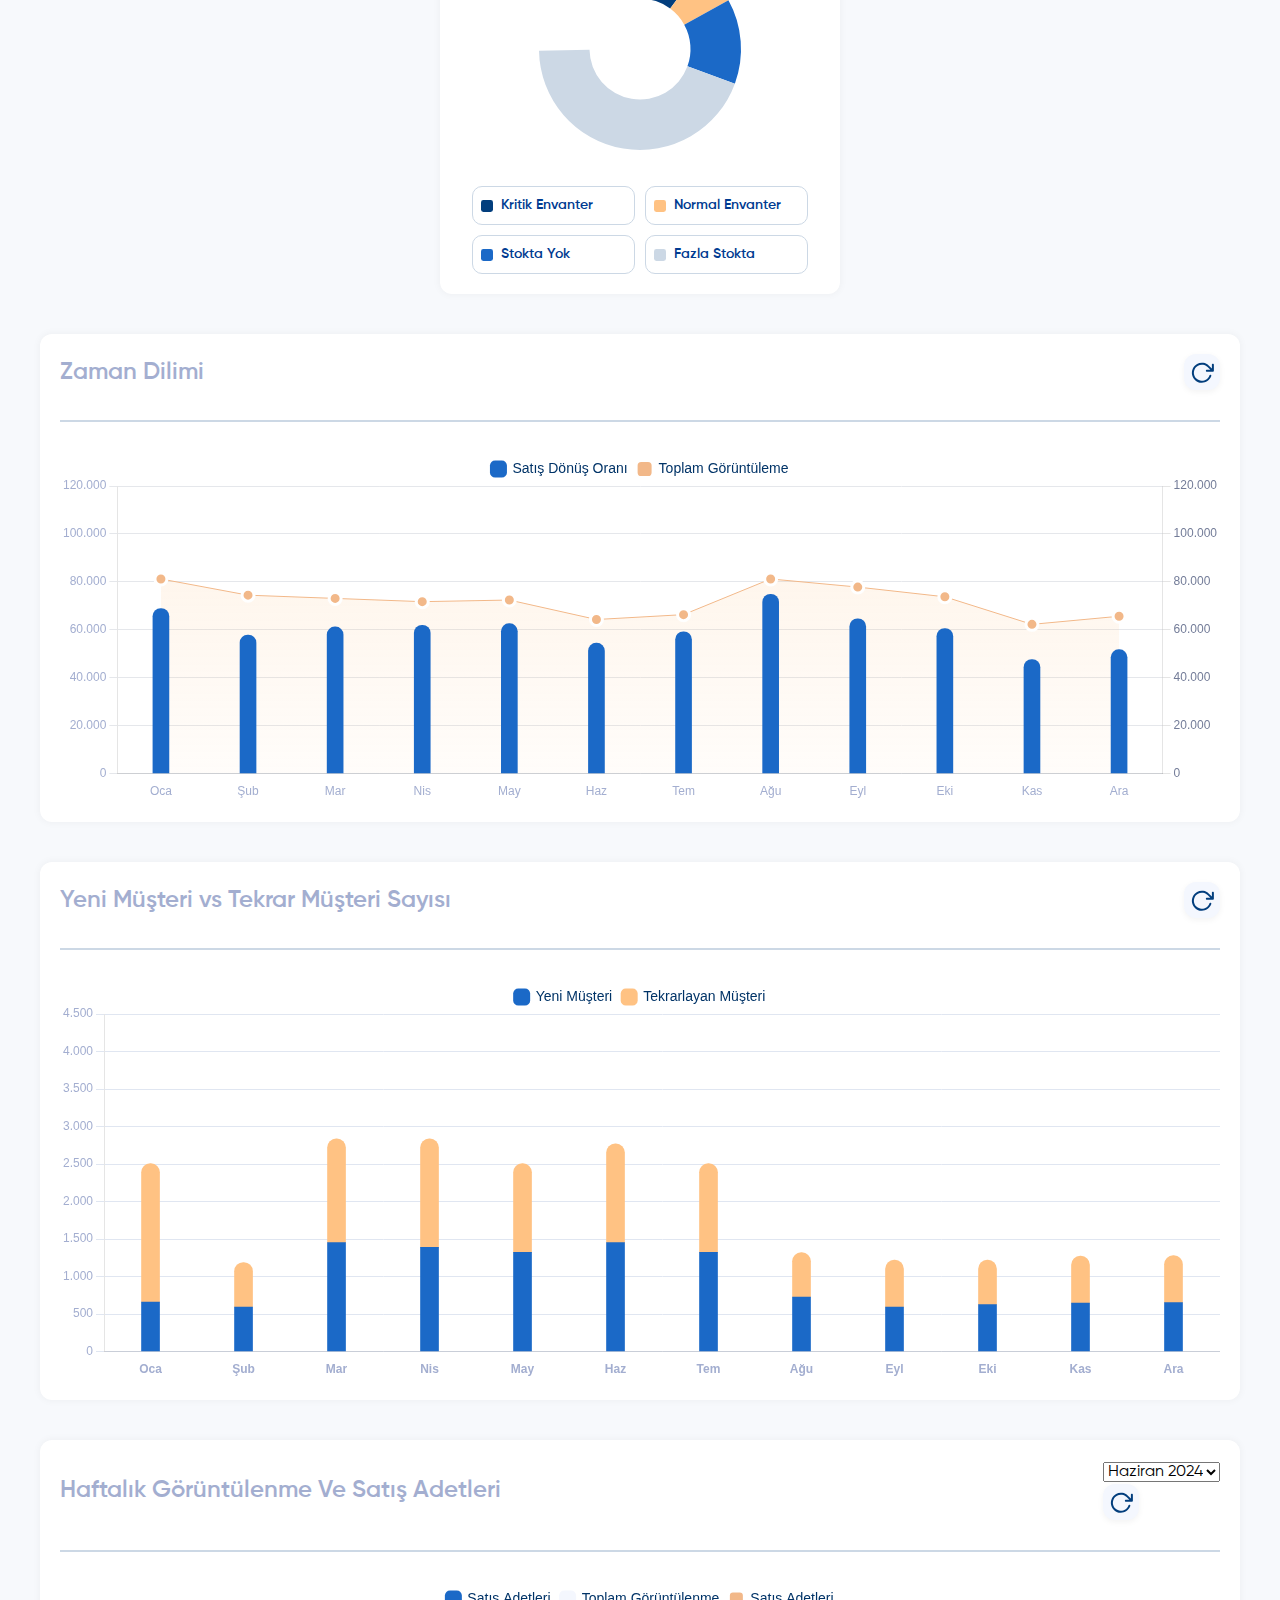
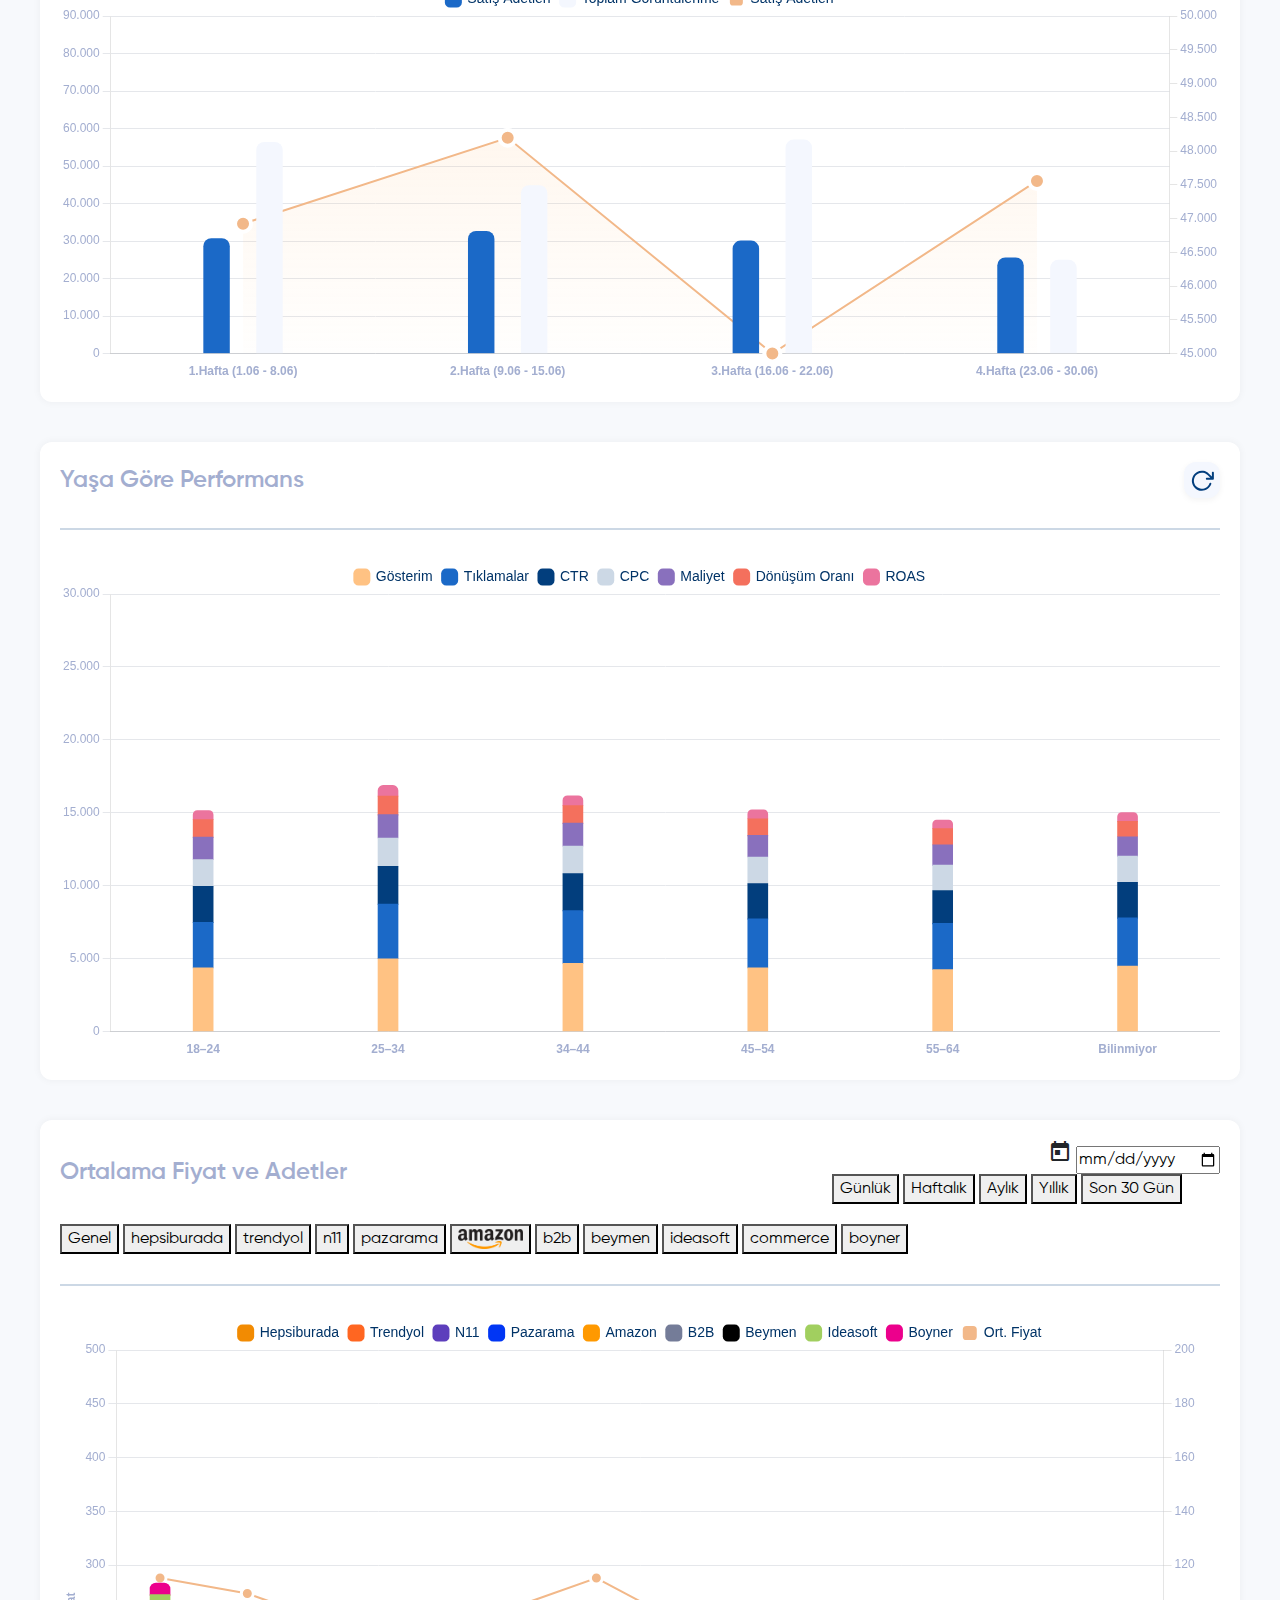
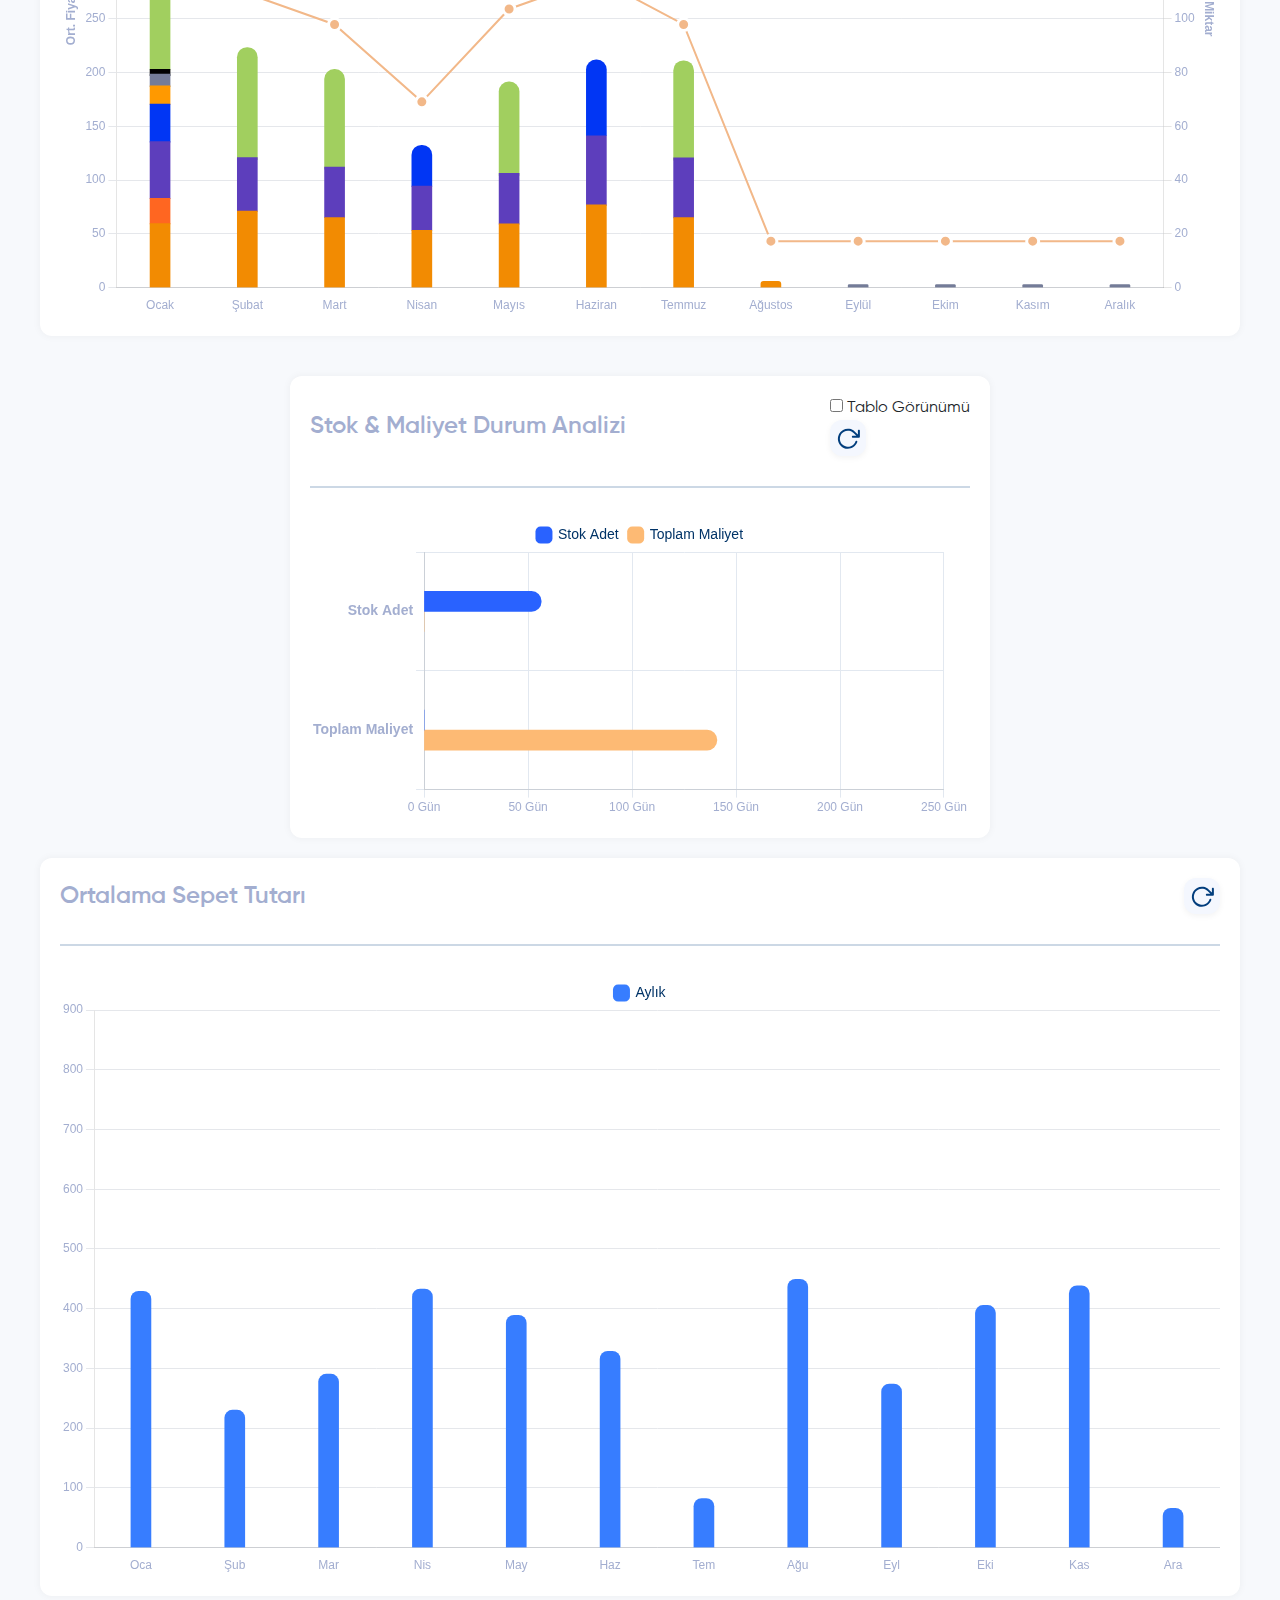
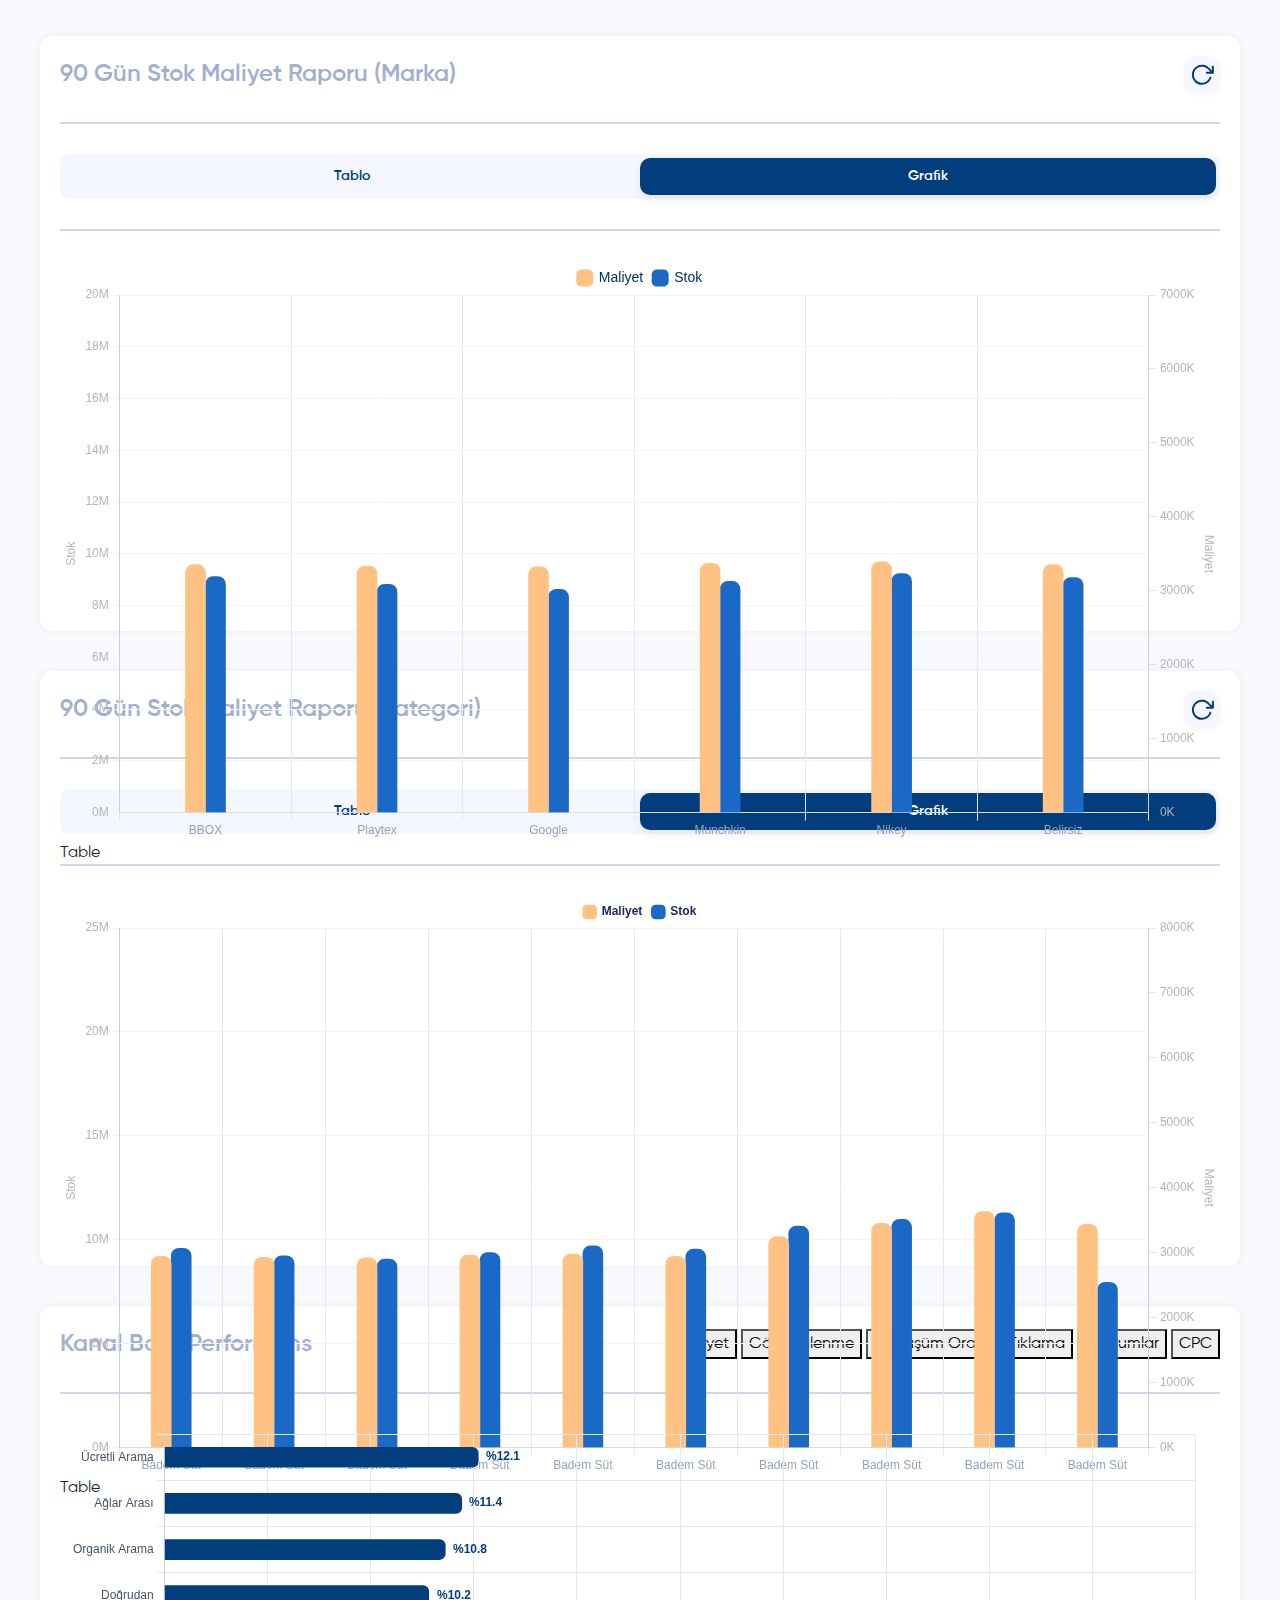
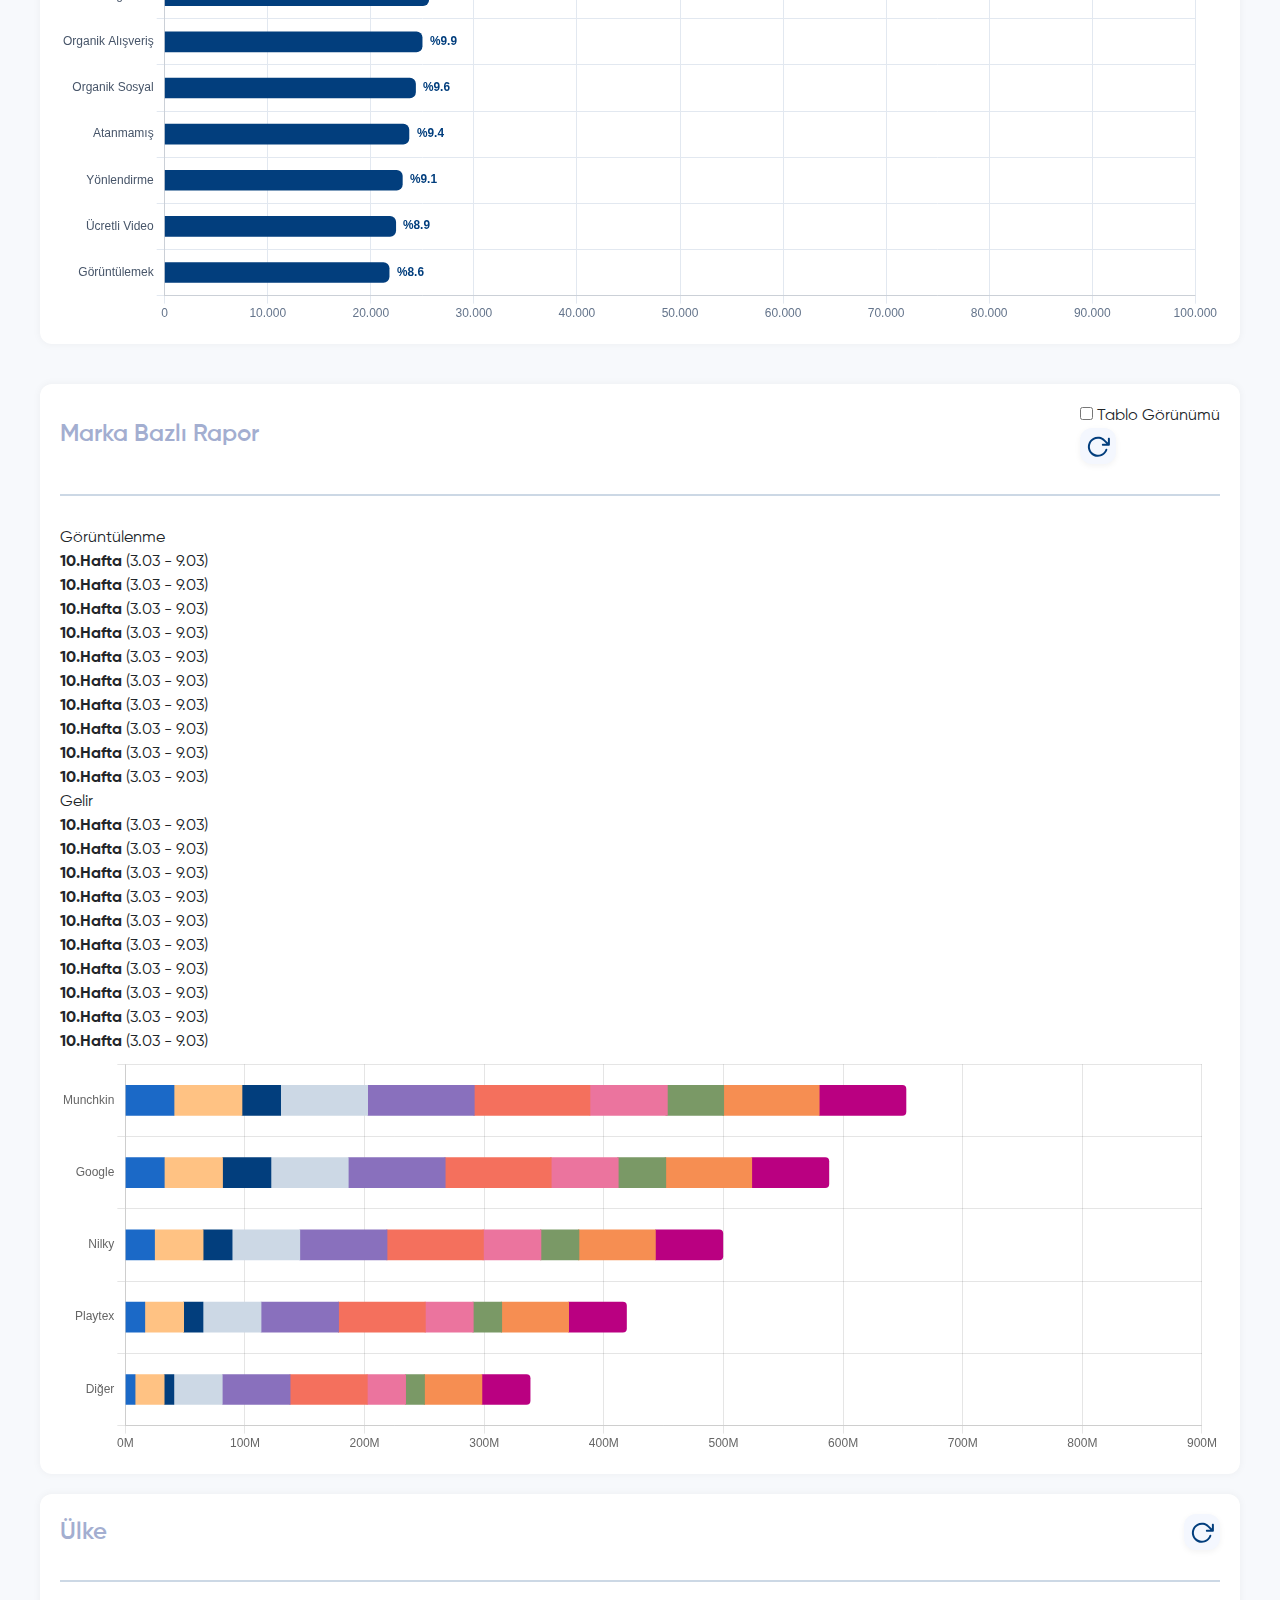
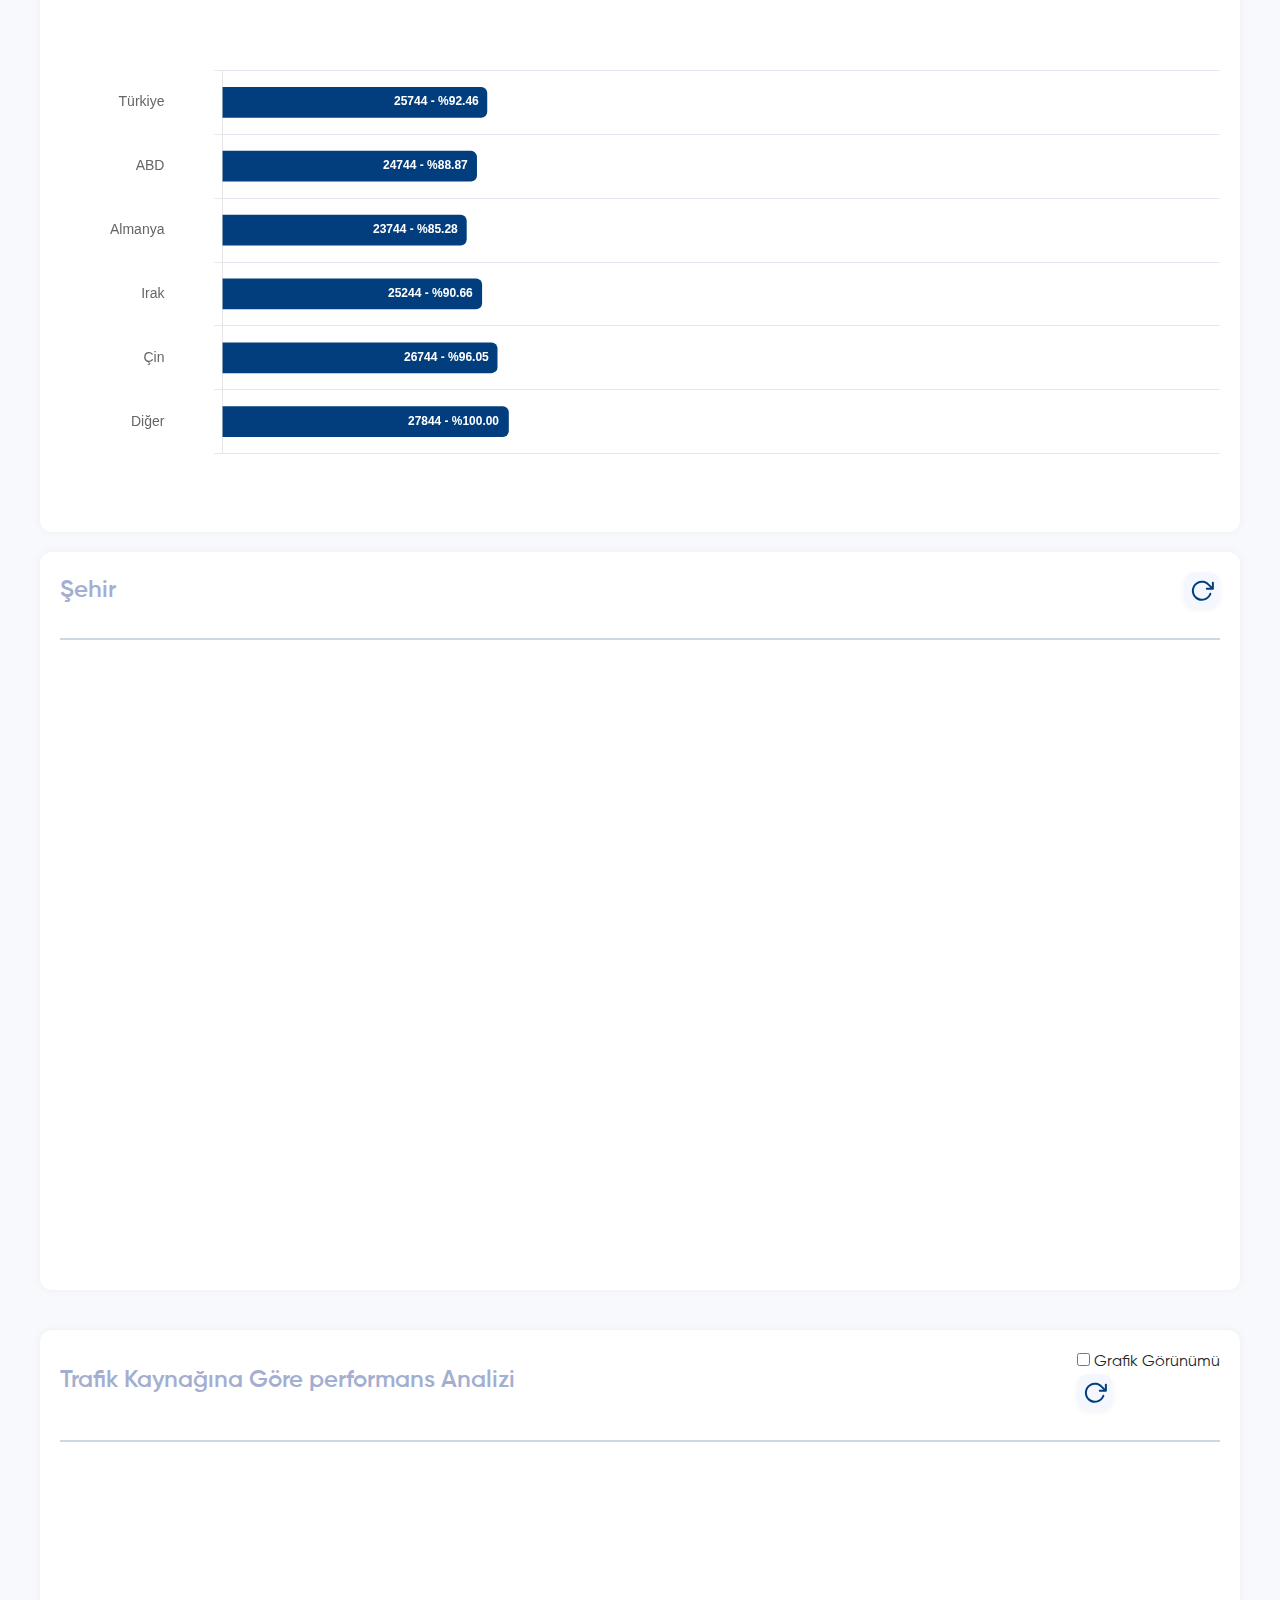
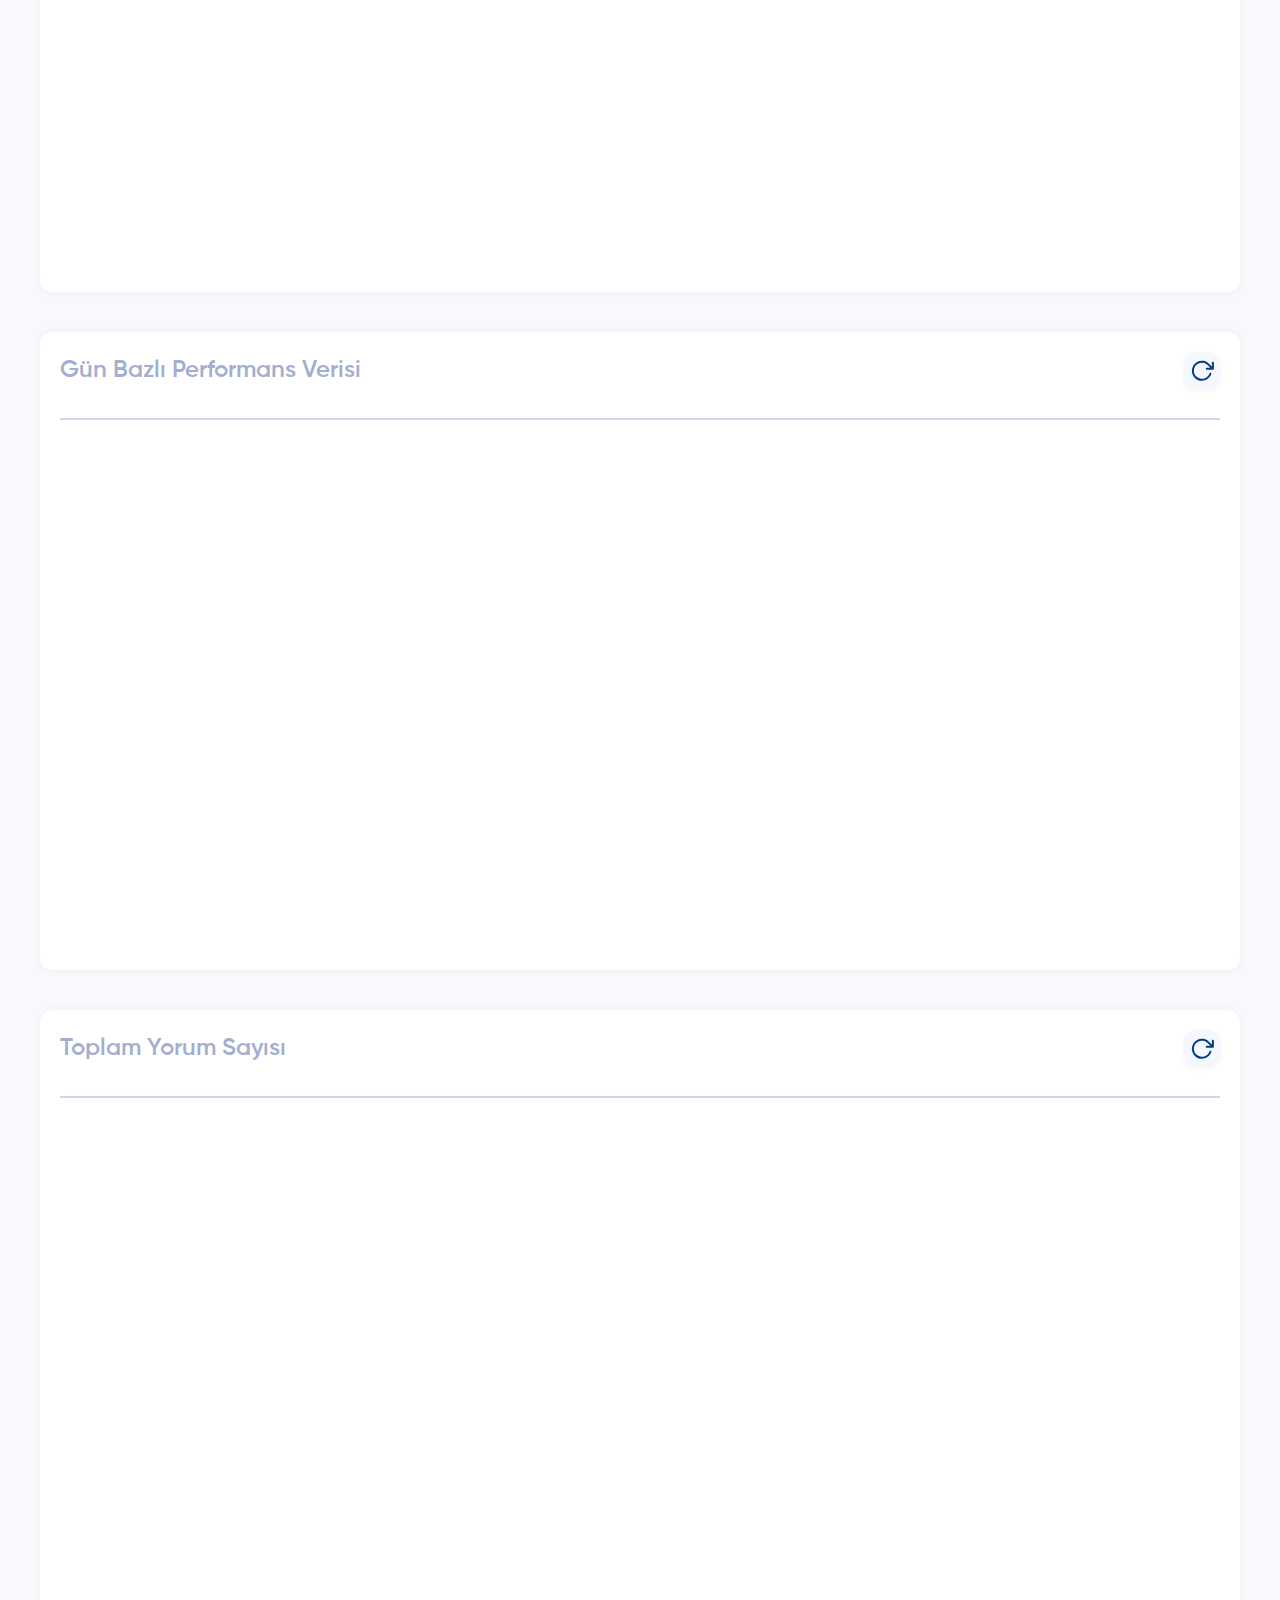
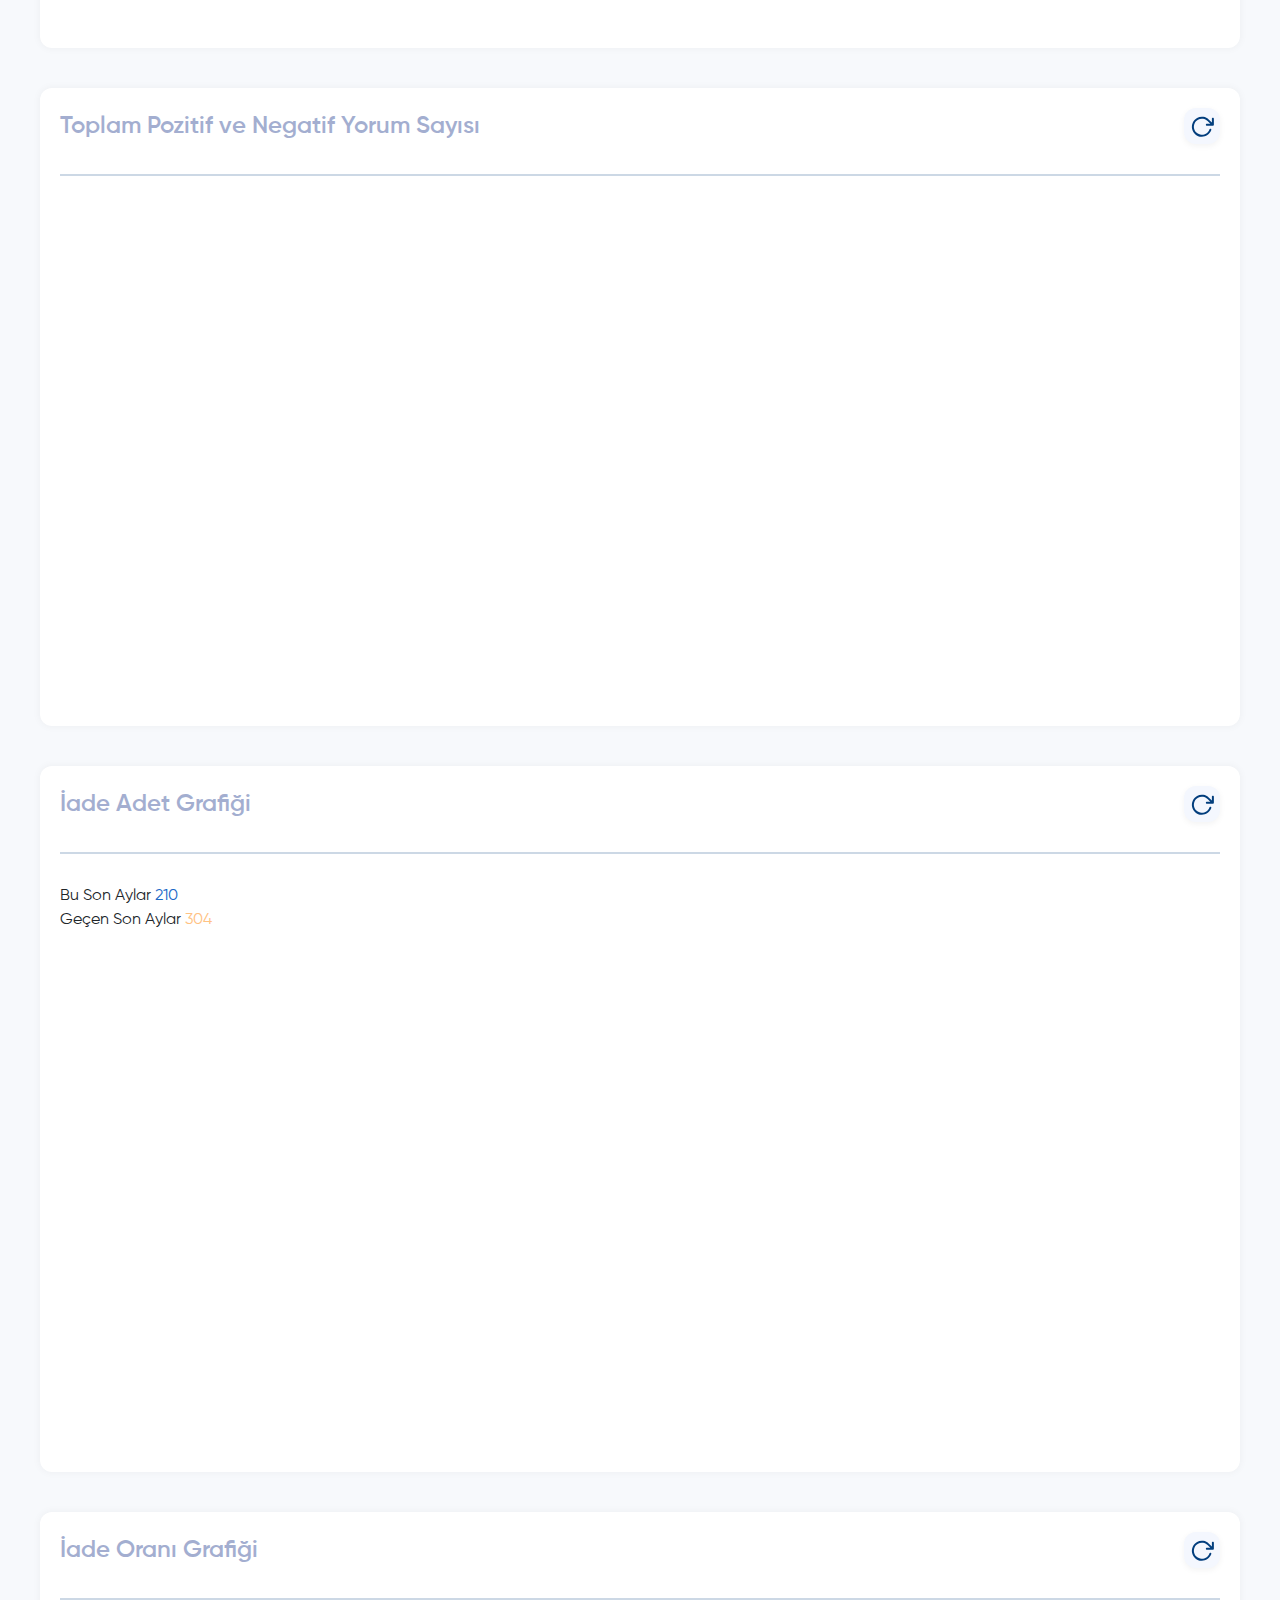
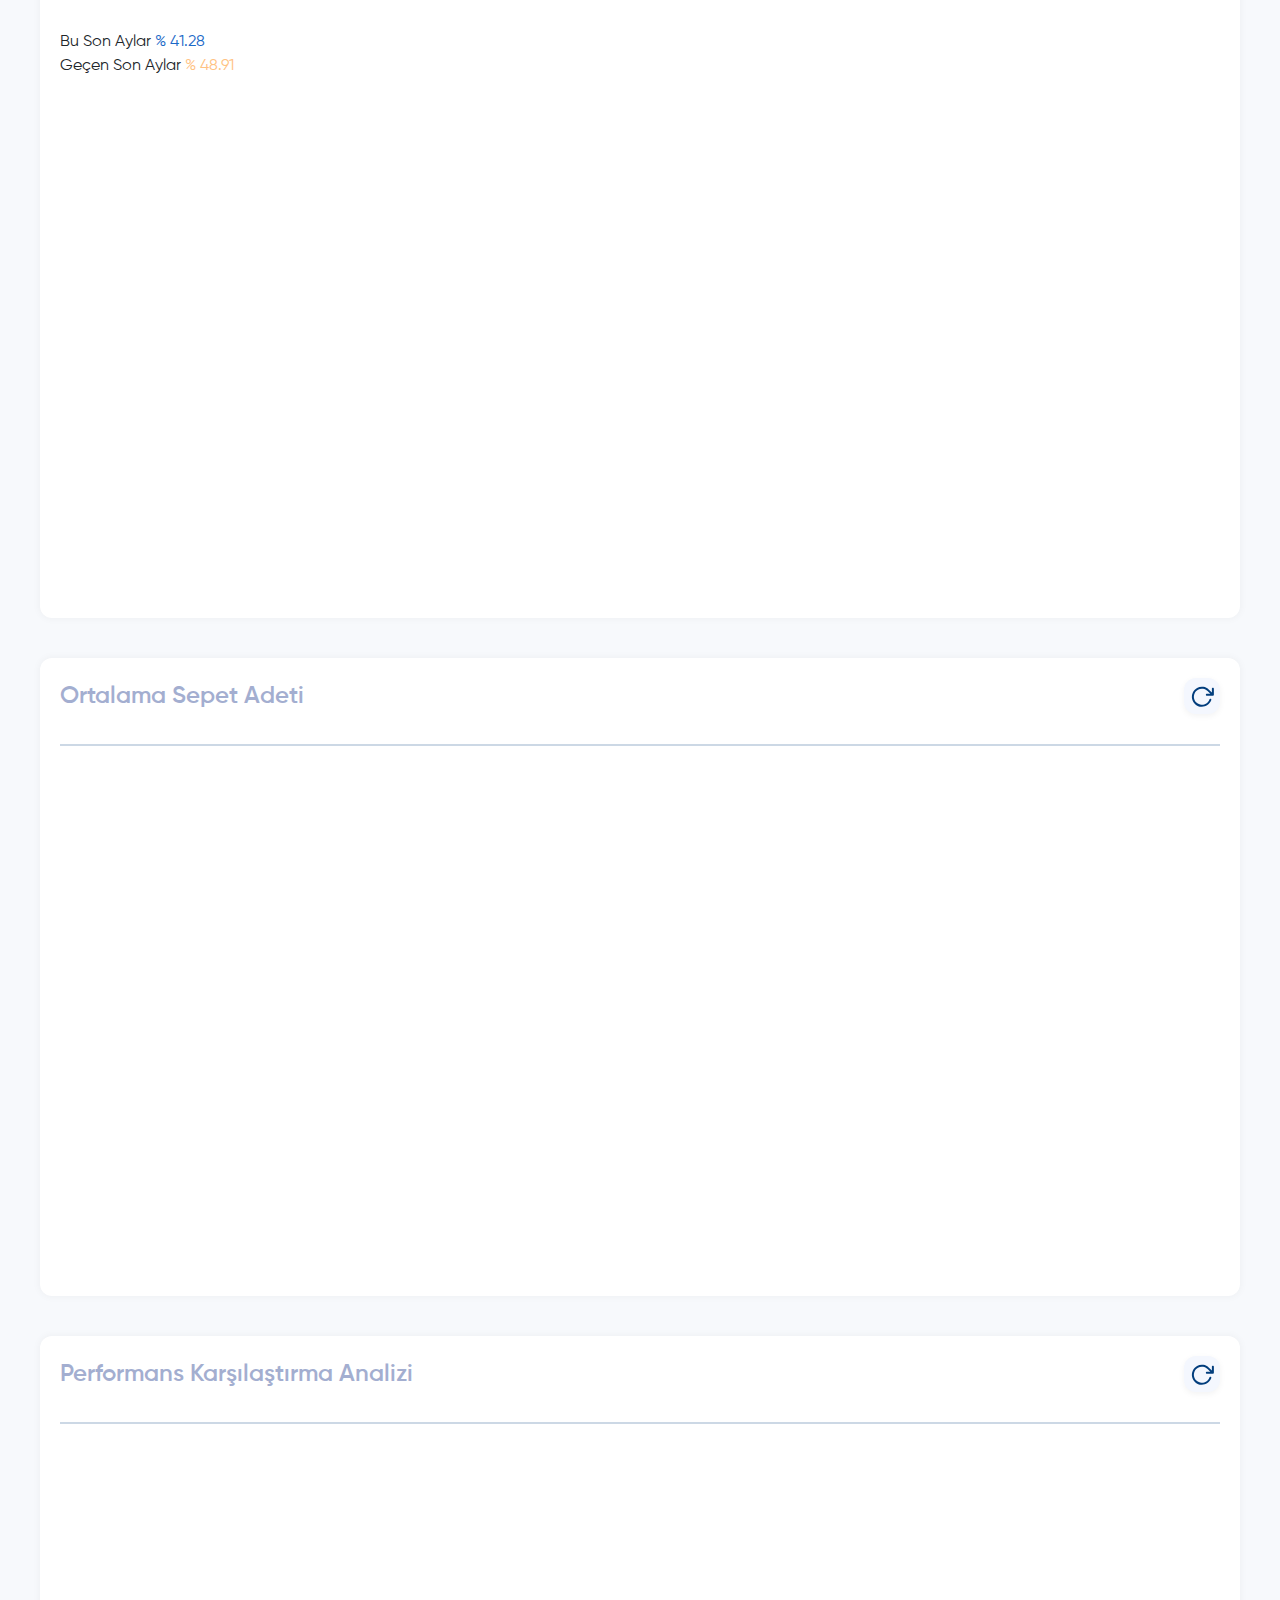
<file: chart/chart.html>
<!DOCTYPE html>
<html lang="en">

<head>
    <meta charset="UTF-8" />
    <meta name="viewport" content="width=device-width, initial-scale=1.0" />
    <title>DataSync</title>
    <link rel="stylesheet" href="../assets/css/bootstrap.min.css" />
    <link rel="stylesheet" href="../assets/css/fonts.css" />
    <link rel="stylesheet" href="../assets/css/chartStyle.css" />
    <link href="https://fonts.googleapis.com/icon?family=Material+Icons" rel="stylesheet">
</head>

<body>
    <div class="container">
        <div class="header">
            <div class="title">Sipariş Durumu <strong>(Satış)</strong></div>
            <button class="refresh-btn" onclick="location.reload()">
                <img src="../assets/images/refresh.svg" alt="icon" />
            </button>
        </div>
        <div class="underline_div"></div>
        <div class="order-tabs-container">
            <div class="tabs">
                <button class="tab active" data-type="sales">Satış</button>
                <button class="tab" data-type="count">Adet</button>
                <button class="tab" data-type="profit">Net Kar</button>
            </div>
        </div>
        <div class="underline_div"></div>
        <div class="chart-area">
            <canvas id="salesChart"></canvas>
        </div>
    </div>

    <div class="container" style="margin-top: 40px">
        <div class="header">
            <div class="title">Genel Stok Sağlık</div>
            <button class="refresh-btn" onclick="location.reload()">
                <img src="../assets/images/refresh.svg" alt="icon" />
            </button>
        </div>
        <div class="underline_div"></div>
        <div class="stock-tabs-container">
            <div class="tabs">
                <button class="tab" data-type="table">Tablo</button>
                <button class="tab active" data-type="graph">Grafik</button>
            </div>
        </div>
        <div class="underline_div"></div>
        <div class="chart-wrapper">
            <div id="graphView" class="graphView">
                <canvas id="stockHealthChart"></canvas>
            </div>
            <div id="tableView" class="tableView">
                Table
            </div>
        </div>

    </div>

    <div class="container" style="margin-top: 40px; max-width: 400px;">
        <div class="title" style="text-align: center;">Stok Durum Puanı (%)</div>
        <div class="underline_div"></div>
        <div class="chart-area" style="height: 300px;">
            <canvas id="stockScoreChart"></canvas>
        </div>

        <div class="donut-legend">
            <div class="box"><span class="dot blue-dark"></span> Kritik Envanter</div>
            <div class="box"><span class="dot orange"></span> Normal Envanter</div>
            <div class="box"><span class="dot blue-light"></span> Stokta Yok</div>
            <div class="box"><span class="dot gray"></span> Fazla Stokta</div>
        </div>
    </div>

    <div class="container" style="margin-top: 40px;">
        <div class="header">
            <div class="title">Zaman Dilimi</div>
            <button class="refresh-btn" onclick="location.reload()">
                <img src="../assets/images/refresh.svg" alt="icon" />
            </button>
        </div>
        <div class="underline_div"></div>
        <div class="chart-area" style="height: 350px;">
            <canvas id="timeSeriesChart"></canvas>
        </div>
    </div>

    <div class="container" style="margin-top: 40px;">
        <div class="header">
            <div class="title">Yeni Müşteri vs Tekrar Müşteri Sayısı</div>
            <button class="refresh-btn" onclick="location.reload()">
                <img src="../assets/images/refresh.svg" alt="icon" />
            </button>
        </div>
        <div class="underline_div"></div>
        <div class="chart-area" style="height: 400px;">
            <canvas id="customerChart"></canvas>
        </div>
    </div>

    <div class="container" style="margin-top: 40px;">
        <div class="header">
            <div class="title">Haftalık Görüntülenme Ve Satış Adetleri</div>
            <div class="header-controls">
                <select class="month-select">
                    <option selected>Haziran 2025</option>
                    <option selected>Haziran 2024</option>
                </select>
                <button class="refresh-btn" onclick="location.reload()">
                    <img src="../assets/images/refresh.svg" alt="icon" />
                </button>
            </div>
        </div>
        <div class="underline_div"></div>
        <div class="chart-area" style="height: 400px;">
            <canvas id="weeklySalesChart"></canvas>
        </div>
    </div>

    <div class="container" style="margin-top: 40px;">
        <div class="header">
            <div class="title">Yaşa Göre Performans</div>
            <button class="refresh-btn" onclick="location.reload()">
                <img src="../assets/images/refresh.svg" alt="icon" />
            </button>
        </div>
        <div class="underline_div"></div>
        <div class="chart-area" style="height: 500px;">
            <canvas id="agePerformanceChart"></canvas>
        </div>
    </div>

    <div class="container" style="margin-top: 40px;">
        <div class="header">
            <div class="title">Ortalama Fiyat ve Adetler</div>
            <div class="right-side">
                <div class="price-quantity-tabs">
                    <div class="date-filter" onclick="document.getElementById('priceDatePicker').showPicker()">
                        <i class="material-icons" id="calendarIcon" style="cursor: pointer;">calendar_today</i>
                        <input type="date" id="priceDatePicker" class="calendar-input" />
                    </div>

                    <button class="price-quantity-tab">Günlük</button>
                    <button class="price-quantity-tab">Haftalık</button>
                    <button class="price-quantity-tab">Aylık</button>
                    <button class="price-quantity-tab active">Yıllık</button>
                    <button class="price-quantity-tab">Son 30 Gün</button>
                </div>
            </div>
        </div>
        <div class="channel-tabs">
            <button class="tab active">Genel </button>
            <button class="tab">hepsiburada</button>
            <button class="tab">trendyol</button>
            <button class="tab">n11</button>
            <button class="tab">pazarama</button>
            <button class="tab">
                <img src="../assets/images/amazon.png" alt="Amazon Logo" style="width: 65px" />
            </button>
            <button class="tab">b2b</button>
            <button class="tab">beymen</button>
            <button class="tab">ideasoft</button>
            <button class="tab">commerce</button>
            <button class="tab">boyner</button>
        </div>
        <div class="underline_div"></div>
        <div class="chart-area" style="height: 600px;">
            <canvas id="priceQuantityChart"></canvas>
        </div>
    </div>

    <div class="container" style="margin-top: 40px; max-width: 700px;">
        <div class="header">
            <div class="title">Stok & Maliyet Durum Analizi</div>
            <div class="view-toggle-wrapper">
                <div class="view-toggle">
                    <label class="switch">
                        <input type="checkbox" id="toggleTableView">
                        <span class="slider"></span>
                    </label>
                    <span class="view-label">Tablo Görünümü</span>
                </div>
                <button class="refresh-btn" onclick="location.reload()">
                    <img src="../assets/images/refresh.svg" alt="icon" />
                </button>
            </div>
        </div>
        <div class="underline_div"></div>
        <div class="chart-area" style="height: 300px;">
            <canvas id="stockCostChart"></canvas>
        </div>
    </div>

    <div class="container" style="margin-top: 20px;">
        <div class="header">
            <div class="title">Ortalama Sepet Tutarı</div>
            <button class="refresh-btn" onclick="location.reload()">
                <img src="../assets/images/refresh.svg" alt="icon" />
            </button>
        </div>
        <div class="underline_div"></div>
        <div class="chart-area" style="height: 600px;">
            <canvas id="averageBasketChart"></canvas>
        </div>
    </div>

    <div class="container" style="margin-top: 40px">
        <div class="header">
            <div class="title">90 Gün Stok Maliyet Raporu (Marka)</div>
            <button class="refresh-btn" onclick="location.reload()">
                <img src="../assets/images/refresh.svg" alt="icon" />
            </button>
        </div>
        <div class="underline_div"></div>
        <div class="inventory-cost-container-brand">
            <div class="tabs">
                <button class="tab" data-type="table">Tablo</button>
                <button class="tab active" data-type="graph">Grafik</button>
            </div>
        </div>
        <div class="underline_div"></div>
        <div class="chart-wrapper">
            <div id="inventoryGraphViewBrand" class="graphView">
                <canvas id="inventoryCostChartBrand"></canvas>
            </div>
            <div id="inventoryTableViewBrand" class="tableView">
                Table
            </div>
        </div>
    </div>

    <div class="container" style="margin-top: 40px">
        <div class="header">
            <div class="title">90 Gün Stok Maliyet Raporu (Kategori)</div>
            <button class="refresh-btn" onclick="location.reload()">
                <img src="../assets/images/refresh.svg" alt="icon" />
            </button>
        </div>
        <div class="underline_div"></div>
        <div class="inventory-cost-container-category">
            <div class="tabs">
                <button class="tab" data-type="table">Tablo</button>
                <button class="tab active" data-type="graph">Grafik</button>
            </div>
        </div>
        <div class="underline_div"></div>
        <div class="chart-wrapper">
            <div id="inventoryGraphViewCategory" class="graphView">
                <canvas id="inventoryCostChartCategory"></canvas>
            </div>
            <div id="inventoryTableViewCategory" class="tableView">
                Table
            </div>
        </div>
    </div>

    <div class="container" style="margin-top: 40px;">
        <div class="header">
            <div class="title">
                Kanal Bazlı Performans
            </div>
            <div class="filters">
                <button class="filter-tab active" data-type="maliyet">Maliyet</button>
                <button class="filter-tab" data-type="goruntulenme">Görüntülenme</button>
                <button class="filter-tab" data-type="donusum">Dönüşüm Oranı</button>
                <button class="filter-tab" data-type="tiklama">Tıklama</button>
                <button class="filter-tab" data-type="oturumlar">Oturumlar</button>
                <button class="filter-tab" data-type="cpc">CPC</button>
            </div>
        </div>
        <div class="underline_div"></div>
        <div class="chart-area" style="height: 500px;">
            <canvas id="channelPerformanceChart"></canvas>
        </div>
    </div>

    <div class="container" style="margin-top: 40px;">
        <div class="header">
            <div class="title">Marka Bazlı Rapor</div>
            <div class="view-toggle-wrapper">
                <div class="view-toggle">
                    <label class="switch">
                        <input type="checkbox" id="toggleTableView">
                        <span class="slider"></span>
                    </label>
                    <span class="view-label">Tablo Görünümü</span>
                </div>
                <button class="refresh-btn" onclick="location.reload()">
                    <img src="../assets/images/refresh.svg" alt="icon" />
                </button>
            </div>
        </div>
        <div class="underline_div"></div>
        <div class="week-filter-container">
            <div class="week-filter-title">Görüntülenme</div>
            <div class="week-chip-wrapper">
                <div class="week-chip" style="--accent: #1B69C7">
                    <div class="chip-strip"></div>
                    <div class="chip-content">
                        <div class="chip-text">
                            <strong>10.Hafta</strong>
                            <span>(3.03 - 9.03)</span>
                        </div>
                        <div class="chip-divider"></div>
                        <div class="chip-text">
                            <strong>10.Hafta</strong>
                            <span>(3.03 - 9.03)</span>
                        </div>
                    </div>
                </div>
                <div class="week-chip" style="--accent: #FFC283">
                    <div class="chip-strip"></div>
                    <div class="chip-content">
                        <div class="chip-text">
                            <strong>10.Hafta</strong>
                            <span>(3.03 - 9.03)</span>
                        </div>
                        <div class="chip-divider"></div>
                        <div class="chip-text">
                            <strong>10.Hafta</strong>
                            <span>(3.03 - 9.03)</span>
                        </div>
                    </div>
                </div>
                <div class="week-chip" style="--accent: #023E7D">
                    <div class="chip-strip"></div>
                    <div class="chip-content">
                        <div class="chip-text">
                            <strong>10.Hafta</strong>
                            <span>(3.03 - 9.03)</span>
                        </div>
                        <div class="chip-divider"></div>
                        <div class="chip-text">
                            <strong>10.Hafta</strong>
                            <span>(3.03 - 9.03)</span>
                        </div>
                    </div>
                </div>
                <div class="week-chip" style="--accent: #CCD8E5">
                    <div class="chip-strip"></div>
                    <div class="chip-content">
                        <div class="chip-text">
                            <strong>10.Hafta</strong>
                            <span>(3.03 - 9.03)</span>
                        </div>
                        <div class="chip-divider"></div>
                        <div class="chip-text">
                            <strong>10.Hafta</strong>
                            <span>(3.03 - 9.03)</span>
                        </div>
                    </div>
                </div>
                <div class="week-chip" style="--accent: #8970BD">
                    <div class="chip-strip"></div>
                    <div class="chip-content">
                        <div class="chip-text">
                            <strong>10.Hafta</strong>
                            <span>(3.03 - 9.03)</span>
                        </div>
                        <div class="chip-divider"></div>
                        <div class="chip-text">
                            <strong>10.Hafta</strong>
                            <span>(3.03 - 9.03)</span>
                        </div>
                    </div>
                </div>
            </div>
        </div>
        <div class="week-filter-container">
            <div class="week-filter-title">Gelir</div>
            <div class="week-chip-wrapper">
                <div class="week-chip" style="--accent: #F4705D">
                    <div class="chip-strip"></div>
                    <div class="chip-content">
                        <div class="chip-text">
                            <strong>10.Hafta</strong>
                            <span>(3.03 - 9.03)</span>
                        </div>
                        <div class="chip-divider"></div>
                        <div class="chip-text">
                            <strong>10.Hafta</strong>
                            <span>(3.03 - 9.03)</span>
                        </div>
                    </div>
                </div>
                <div class="week-chip" style="--accent: #EB749E">
                    <div class="chip-strip"></div>
                    <div class="chip-content">
                        <div class="chip-text">
                            <strong>10.Hafta</strong>
                            <span>(3.03 - 9.03)</span>
                        </div>
                        <div class="chip-divider"></div>
                        <div class="chip-text">
                            <strong>10.Hafta</strong>
                            <span>(3.03 - 9.03)</span>
                        </div>
                    </div>
                </div>
                <div class="week-chip" style="--accent: #7A9966">
                    <div class="chip-strip"></div>
                    <div class="chip-content">
                        <div class="chip-text">
                            <strong>10.Hafta</strong>
                            <span>(3.03 - 9.03)</span>
                        </div>
                        <div class="chip-divider"></div>
                        <div class="chip-text">
                            <strong>10.Hafta</strong>
                            <span>(3.03 - 9.03)</span>
                        </div>
                    </div>
                </div>
                <div class="week-chip" style="--accent: #F68E52">
                    <div class="chip-strip"></div>
                    <div class="chip-content">
                        <div class="chip-text">
                            <strong>10.Hafta</strong>
                            <span>(3.03 - 9.03)</span>
                        </div>
                        <div class="chip-divider"></div>
                        <div class="chip-text">
                            <strong>10.Hafta</strong>
                            <span>(3.03 - 9.03)</span>
                        </div>
                    </div>
                </div>
                <div class="week-chip" style="--accent: #BA0081">
                    <div class="chip-strip"></div>
                    <div class="chip-content">
                        <div class="chip-text">
                            <strong>10.Hafta</strong>
                            <span>(3.03 - 9.03)</span>
                        </div>
                        <div class="chip-divider"></div>
                        <div class="chip-text">
                            <strong>10.Hafta</strong>
                            <span>(3.03 - 9.03)</span>
                        </div>
                    </div>
                </div>
            </div>
        </div>
        <div style="height: 400px;">
            <canvas id="brandReportChart"></canvas>
        </div>
    </div>

    <div class="container" style="margin-top: 20px;">
        <div class="header">
            <div class="title">Ülke</div>
            <button class="refresh-btn" onclick="location.reload()">
                <img src="../assets/images/refresh.svg" alt="icon" />
            </button>
        </div>
        <div class="underline_div"></div>
        <div class="chart-area" style="height: 500px;">
            <canvas id="countryProgressChart"></canvas>
        </div>
    </div>

    <div class="container" style="margin-top: 20px;">
        <div class="header">
            <div class="title">Şehir</div>
            <button class="refresh-btn" onclick="location.reload()">
                <img src="../assets/images/refresh.svg" alt="icon" />
            </button>
        </div>
        <div class="underline_div"></div>
        <div class="chart-area" style="height: 600px;">
            <canvas id="cityProgressChart"></canvas>
        </div>
    </div>

    <div class="container" style="margin-top: 40px;">
        <div class="header">
            <div class="title">Trafik Kaynağına Göre performans Analizi</div>
            <div class="view-toggle-wrapper">
                <div class="view-toggle">
                    <label class="switch">
                        <input type="checkbox" id="toggleTableView">
                        <span class="slider"></span>
                    </label>
                    <span class="view-label">Grafik Görünümü</span>
                </div>
                <button class="refresh-btn" onclick="location.reload()">
                    <img src="../assets/images/refresh.svg" alt="icon" />
                </button>
            </div>
        </div>
        <div class="underline_div"></div>
        <div style="height: 400px;">
            <canvas id="trafficPerformanceChart"></canvas>
        </div>
    </div>

    <div class="container" style="margin-top: 40px;">
        <div class="header">
            <div class="title">Gün Bazlı Performans Verisi</div>
            <button class="refresh-btn" onclick="location.reload()">
                <img src="../assets/images/refresh.svg" alt="icon" />
            </button>
        </div>
        <div class="underline_div"></div>
        <div class="chart-area" style="height: 500px;">
            <canvas id="dailyPerformanceChart"></canvas>
        </div>
    </div>

    <div class="container" style="margin-top: 40px;">
        <div class="header">
            <div class="title">Toplam Yorum Sayısı</div>
            <button class="refresh-btn" onclick="location.reload()">
                <img src="../assets/images/refresh.svg" alt="icon" />
            </button>
        </div>
        <div class="underline_div"></div>
        <div class="chart-area" style="height: 500px;">
            <canvas id="commentReportChart"></canvas>
        </div>
    </div>

    <div class="container" style="margin-top: 40px;">
        <div class="header">
            <div class="title">Toplam Pozitif ve Negatif Yorum Sayısı</div>
            <button class="refresh-btn" onclick="location.reload()">
                <img src="../assets/images/refresh.svg" alt="icon" />
            </button>
        </div>
        <div class="underline_div"></div>
        <div class="chart-area" style="height: 500px;">
            <canvas id="commentCategoriseReportChart"></canvas>
        </div>
    </div>

    <div class="container" style="margin-top: 40px;">
        <div class="header">
            <div class="title">İade Adet Grafiği</div>
            <button class="refresh-btn" onclick="location.reload()">
                <img src="../assets/images/refresh.svg" alt="icon" />
            </button>
        </div>
        <div class="underline_div"></div>
        <div class="monthly-details">
            <div>
                <span class="month-label">Bu Son Aylar</span>
                <span class="month-value" style="color: #1B69C7;">210</span>
            </div>
            <div>
                <span class="month-label">Geçen Son Aylar</span>
                <span class="month-value" style="color: #FFC283;">304</span>
            </div>
        </div>
        <div class="chart-area" style="height: 500px;">
            <canvas id="returnQuantityChart"></canvas>
        </div>
    </div>

    <div class="container" style="margin-top: 40px;">
        <div class="header">
            <div class="title">İade Oranı Grafiği</div>
            <button class="refresh-btn" onclick="location.reload()">
                <img src="../assets/images/refresh.svg" alt="icon" />
            </button>
        </div>
        <div class="underline_div"></div>
        <div class="monthly-details">
            <div>
                <span class="month-label">Bu Son Aylar</span>
                <span class="month-value" style="color: #1B69C7;">% 41.28</span>
            </div>
            <div>
                <span class="month-label">Geçen Son Aylar</span>
                <span class="month-value" style="color: #FFC283;">% 48.91</span>
            </div>
        </div>
        <div class="chart-area" style="height: 500px;">
            <canvas id="returnRateChart"></canvas>
        </div>
    </div>

    <div class="container" style="margin-top: 40px;">
        <div class="header">
            <div class="title">Ortalama Sepet Adeti</div>
            <button class="refresh-btn" onclick="location.reload()">
                <img src="../assets/images/refresh.svg" alt="icon" />
            </button>
        </div>
        <div class="underline_div"></div>
        <div class="chart-area" style="height: 500px;">
            <canvas id="basketChart"></canvas>
        </div>
    </div>

    <div class="container" style="margin-top: 40px;">
        <div class="header">
            <div class="title">Performans Karşılaştırma Analizi</div>
            <button class="refresh-btn" onclick="location.reload()">
                <img src="../assets/images/refresh.svg" alt="icon" />
            </button>
        </div>
        <div class="underline_div"></div>
        <div class="chart-area" style="height: 500px;">
            <canvas id="performanceChart"></canvas>
        </div>
    </div>

    <div class="container" style="margin-top: 40px;">
        <div class="header">
            <div>
                <div class="title">Toplam Sipariş Durumu <strong>(Satış)</strong></div>
                <div class="total-sales">$855.8K</div>
            </div>
            <div class="chart-controls">
                <div class="custom-dropdown-wrapper">
                    <div class="custom-dropdown" id="metricDropdown">
                        <div class="dropdown-left">
                            <span class="material-icons">shopping_cart</span>
                            <span class="dropdown-label">Satış</span>
                        </div>
                        <div class="dropdown-right">
                            <span class="material-icons">expand_more</span>
                        </div>
                    </div>
                    <ul class="dropdown-menu" style="display: none;">
                        <li data-key="satis">Satış</li>
                        <li data-key="siparis">Sipariş</li>
                        <li data-key="gelir">Gelir</li>
                    </ul>
                </div>

                <button class="export-btn" id="exportExcel" title="Export as PDF or Notes">
                    <span class="material-icons">description</span>
                </button>
            </div>

        </div>
        <div class="underline_div"></div>
        <div class="chart-area" style="height: 500px;">
            <canvas id="orderChart" height="150"></canvas>
        </div>
    </div>
    <script src="../assets/js/jquery-3.6.0.min.js"></script>
    <script src="../assets/js/charts-js-net/chart.js"></script>
    <script src="../assets/js/charts-js-net/chartjs-plugin-datalabels.js"></script>
    <script src="../assets/js/charts-js-net/chartjs-plugin-datalabels@2.2.0.js"></script>
    <script src="../assets/js/charts/sales-order.js"></script>
    <script src="../assets/js/charts/stock-health.js"></script>
    <script src="../assets/js/charts/stock-score.js"></script>
    <script src="../assets/js/charts/time-series.js"></script>
    <script src="../assets/js/charts/customer-chart.js"></script>
    <script src="../assets/js/charts/weekly-sales-chart.js"></script>

    <script src="../assets/js/charts/age-performance-chart.js"></script>
    <script src="../assets/js/charts/price-quantity-chart.js"></script>
    <script src="../assets/js/charts/stock-cost-chart.js"></script>
    <script src="../assets/js/charts/average-basket-chart.js"></script>
    <script src="../assets/js/charts/inventory-cost-chart-brand.js"></script>
    <script src="../assets/js/charts/inventory-cost-chart-category.js"></script>
    <script src="../assets/js/charts/channel-performance-chart.js"></script>
    <script src="../assets/js/charts/brand-report-chart.js"></script>
    <script src="../assets/js/charts/country-progress-chart.js"></script>
    <script src="../assets/js/charts/city-progress-chart.js"></script>
    <script src="../assets/js/charts/traffic-performance-chart.js"></script>
    <script src="../assets/js/charts/daily-performance-chart.js"></script>
    <script src="../assets/js/charts/comment-report-chart.js"></script>
    <script src="../assets/js/charts/comment-categorise-report-chart.js"></script>
    <script src="../assets/js/charts/return-quantity-chart.js"></script>
    <script src="../assets/js/charts/return-rate-chart.js"></script>
    <script src="../assets/js/charts/basket-chart.js"></script>
    <script src="../assets/js/charts/performance-analysis-chart.js"></script>
    <script src="../assets/js/charts/sales-order-status-chart.js"></script>
</body>

</html>
</file>
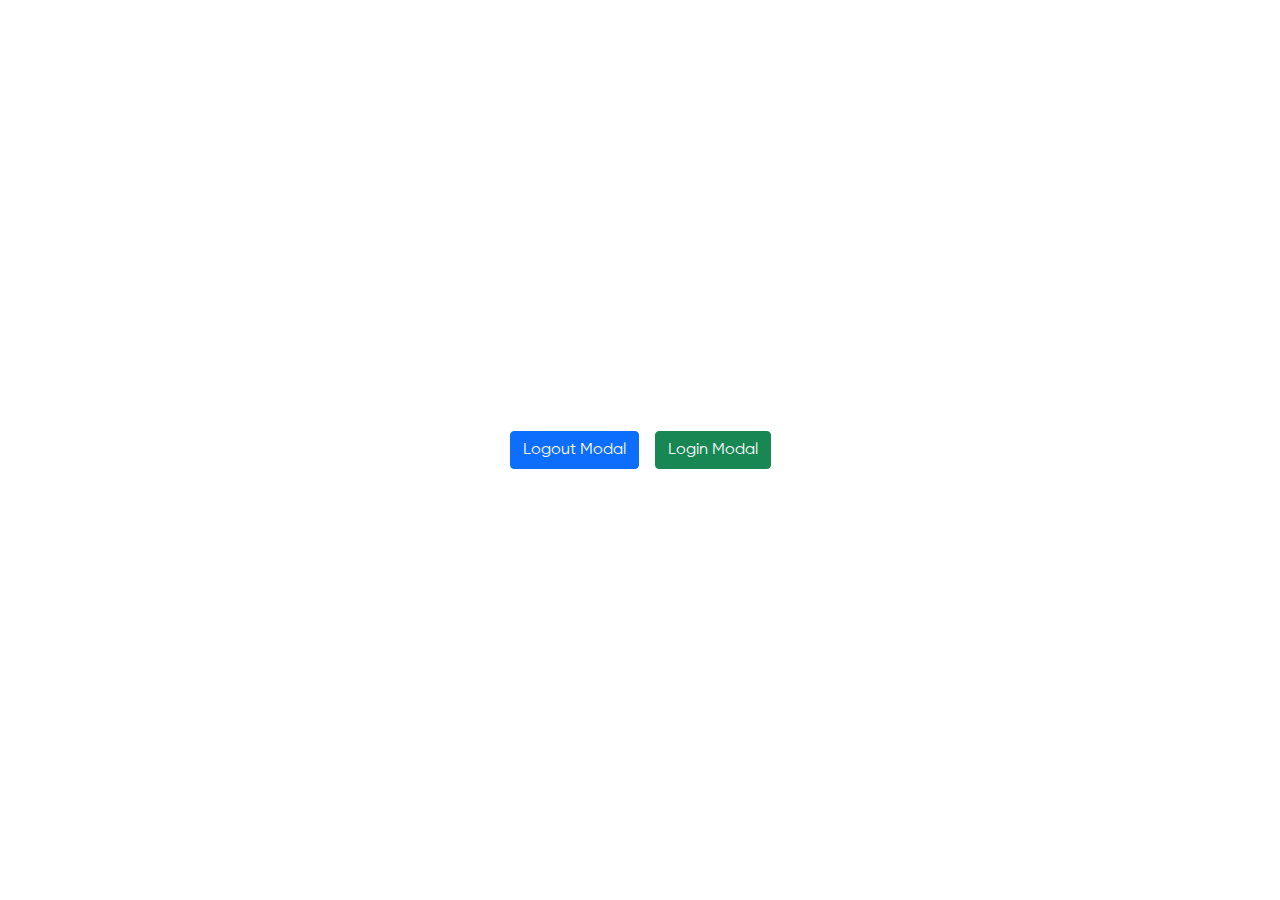
<file: modal/Modal.html>
<!DOCTYPE html>
<html lang="tr">
<head>
  <meta charset="UTF-8">
  <meta name="viewport" content="width=device-width, initial-scale=1">
  <title>Datasync Modal</title>
  <link rel="stylesheet" href="../assets/css/bootstrap.min.css" />
  <link rel="stylesheet" href="../assets/css/fonts.css" />
  <link rel="stylesheet" href="../assets/css/modal.css" />
</head>
<body>
  <!-- Button Section -->
<div id="buttonSection" class="d-flex mh-100" >
  <button class="btn btn-primary m-2" data-bs-toggle="modal" data-bs-target="#logoutModal">Logout Modal</button>
  <button class="btn btn-success m-2" data-bs-toggle="modal" data-bs-target="#loginModal">Login Modal</button>
</div>

<!-- Logout Modal -->
<div class="modal fade" id="logoutModal" tabindex="-1" aria-hidden="true">
  <div class="modal-dialog modal-dialog-centered">
    <div class="modal-content modal-container p-0 border-0">
      <div class="close-button" data-bs-dismiss="modal" aria-label="Close">
        <img src="../assets/images/close.svg" alt="Close" class="close-img" />
      </div>
      <div class="common-button custom-button">
        <img src="../assets/images/logout.svg" alt="logout Icon" class="login-image" />
      </div>
      <div>
        <h1>Çıkış Yapıldı</h1>
        <p>Tekrar giriş yapabilirsiniz.</p>
      </div>
      <div class="d-flex justify-content-center">
        <a href="../authpage/login.html" class="login-btn">
          Giriş Yap
          <img src="../assets/images/Vector.svg" alt="arrow icon" />
        </a>
      </div>
    </div>
  </div>
</div>

<!-- Login Modal -->
<div class="modal fade" id="loginModal" tabindex="-1" aria-hidden="true">
  <div class="modal-dialog modal-dialog-centered">
    <div class="modal-content modal-container p-0 border-0">
      <div class="close-button" data-bs-dismiss="modal" aria-label="Close">
        <img src="../assets/images/close.svg" alt="Close" class="close-img" />
      </div>
      <div class="common-button customlogin-button">
        <img src="../assets/images/login.svg" alt="login Icon" class="login-image" />
      </div>
      <div>
        <h1>Şifreniz Değiştirilmiştir.</h1>
        <p>Yeni şifreniz ile giriş yapabilirsiniz.</p>
      </div>
      <div class="d-flex justify-content-center">
        <a href="../authpage/login.html" class="login-btn">
          Giriş Yap
          <img src="../assets/images/Vector.svg" alt="arrow icon" />
        </a>
      </div>
    </div>
  </div>
</div>


<script src="../assets/js/bootstrap.bundle.min.js"></script>

</body>
</html>
</file>
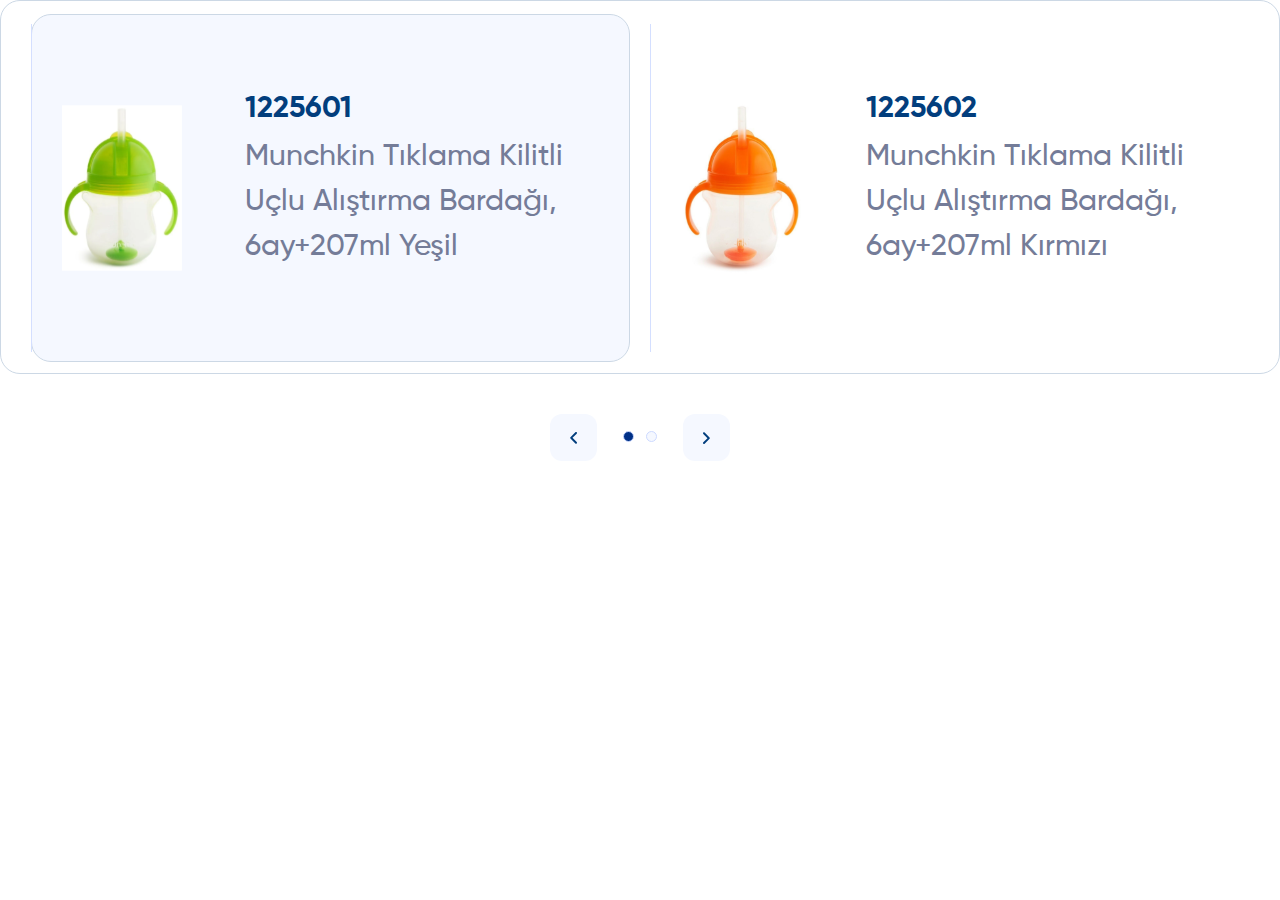
<file: slider/frequentlyslider.html>
<!DOCTYPE html>
<html lang="en">

<head>
    <meta charset="UTF-8">
    <meta name="viewport" content="width=device-width, initial-scale=1.0">
    <title>Datasync Slider</title>
    <link rel="stylesheet" href="../assets/css/bootstrap.min.css" />
    <link rel="stylesheet" href="../assets/css/fonts.css" />
    <link rel="stylesheet" href="../assets/css/frequentlyslider.css" />
    <link rel="stylesheet" href="../assets/css/owl.carousel.min.css" />
    <link rel="stylesheet" href="../assets/css/owl.theme.default.min.css" />
</head>

<body>

    <div class="frequently-page owl-carousel">
        <!-- Slide 1 -->
        <div class="slide-1">
            <div>
                <img src="../assets/images/bottel.svg" alt="" width="159" height="220">
            </div>
            <div>
                <h1>1225601</h1>
                <p>Munchkin Tıklama Kilitli Uçlu Alıştırma Bardağı, 6ay+207ml Yeşil</p>
            </div>
        </div>

        <!-- Slide 2 -->
        <div class="slide-1">
            <div>
                <img src="../assets/images/redbottel.svg" alt="">
            </div>
            <div>
                <h1>1225602</h1>
                <p>Munchkin Tıklama Kilitli Uçlu Alıştırma Bardağı, 6ay+207ml Kırmızı</p>
            </div>
        </div>
        <!-- Slide 1 -->
        <div class="slide-1">
            <div>
                <img src="../assets/images/bottel.svg" alt="" width="159" height="220">
            </div>
            <div>
                <h1>1225601</h1>
                <p>Munchkin Tıklama Kilitli Uçlu Alıştırma Bardağı, 6ay+207ml Yeşil</p>
            </div>
        </div>

        <!-- Slide 2 -->
        <div class="slide-1">
            <div>
                <img src="../assets/images/redbottel.svg" alt="">
            </div>
            <div>
                <h1>1225602</h1>
                <p>Munchkin Tıklama Kilitli Uçlu Alıştırma Bardağı, 6ay+207ml Kırmızı</p>
            </div>
        </div>
    </div>

    <!-- controls wrapper -->
    <div class="owl-controls-wrapper">
        <div class="arrow arrow-left"></div>
        <div class="dots-wrapper"></div>
        <div class="arrow arrow-right"></div>
    </div>


    <script src="../assets/js/jquery-3.6.0.min.js"></script>
    <script src="../assets/js/owl.carousel.min.js"></script>

    <script>
        $(document).ready(function () {
            const $carousel = $(".frequently-page");

            $carousel.owlCarousel({
                items: 2,
                slideBy: 1,
                loop: true,
                margin: 20,
                nav: true,
                dots: true,
                navText: [
                    '<img src="../assets/images/left-arrow.svg" />',
                    '<img src="../assets/images/right-arrow.svg" />'
                ],
                onChanged: function (event) {
                    const index = event.item.index;
                    $(".slide-1").removeClass("active-item");
                    $(".frequently-page .owl-item").eq(index).find(".slide-1").addClass("active-item");
                }
            });

            // Move arrows and dots to custom places
            $(".arrow-left").append($(".frequently-page .owl-prev"));
            $(".arrow-right").append($(".frequently-page .owl-next"));
            $(".dots-wrapper").append($(".frequently-page .owl-dots"));

            // Set first active item
            $(".frequently-page .owl-item").eq(0).find(".slide-1").addClass("active-item");
        });
    </script>

</body>

</html>
</file>
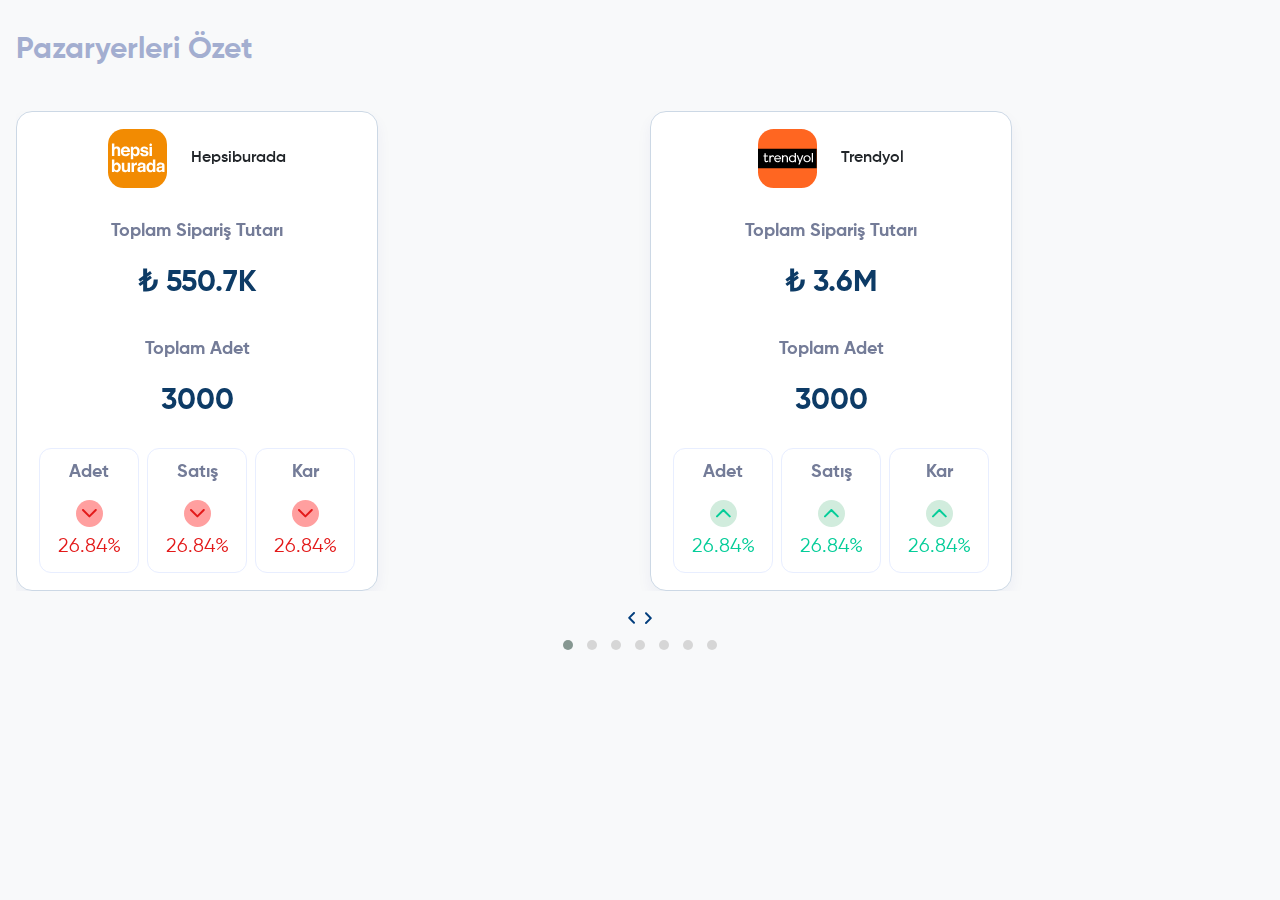
<file: slider/Slider.html>
<!DOCTYPE html>
  <html lang="en">

  <head>
    <meta charset="UTF-8" />
    <meta name="viewport" content="width=device-width, initial-scale=1" />
    <title>Datasync Slider</title>
    <link rel="stylesheet" href="../assets/css/bootstrap.min.css" />
    <link rel="stylesheet" href="../assets/css/fonts.css" />
    <link rel="stylesheet" href="../assets/css/slider.css" />
    <link rel="stylesheet" href="../assets/css/owl.carousel.min.css" />
    <link rel="stylesheet" href="../assets/css/owl.theme.default.min.css" />
  </head>

  <body>
    <div class="market-summary-container custom-container">
      <h4 class="header-content">Pazaryerleri Özet</h4>
      <div class="owl-carousel owl-theme market-carousel">

        <!-- Card 1 -->
        <div class="market-card">
          <div class="d-flex justify-content-center align-items-center gap-4">
            <img src="../assets/images/slider1.svg" alt="Hepsiburada" class="market-icon" />
            <h6>Hepsiburada</h6>
          </div>
          <p class="top-content">Toplam Sipariş Tutarı</p>
          <p class="value">₺ 550.7K</p>
          <p class="top-content">Toplam Adet</p>
          <p class="value">3000</p>
          <div class="summary-row">
            <div class="summary-block">
              <div class="summary-header">Adet</div>
              <div class="slider-arrow down-arrow">
                <img src="../assets/images/downarrow.svg" />
              </div>
              <div class="percentage down">26.84%</div>
            </div>
            <div class="summary-block">
              <div class="summary-header">Satış</div>
              <div class="slider-arrow down-arrow">
                <img src="../assets/images/downarrow.svg" />
              </div>
              <div class="percentage down">26.84%</div>
            </div>
            <div class="summary-block">
              <div class="summary-header">Kar</div>
              <div class="slider-arrow down-arrow">
                <img src="../assets/images/downarrow.svg" />
              </div>
              <div class="percentage down">26.84%</div>
            </div>
          </div>
        </div>

        <!-- Card 2 -->
        <div class="market-card">
          <div class="d-flex justify-content-center align-items-center gap-4">
            <img src="../assets/images/slider2.svg" alt="Trendyol" class="market-icon" />
            <h6>Trendyol</h6>
          </div>
          <p class="top-content">Toplam Sipariş Tutarı</p>
          <p class="value">₺ 3.6M</p>
          <p class="top-content">Toplam Adet</p>
          <p class="value">3000</p>
          <div class="summary-row">
            <div class="summary-block">
              <div class="summary-header">Adet</div>
              <div class="slider-arrow up-arrow">
                <img src="../assets/images/uparrow.svg" />
              </div>
              <div class="percentage">26.84%</div>
            </div>
            <div class="summary-block">
              <div class="summary-header">Satış</div>
              <div class="slider-arrow up-arrow">
                <img src="../assets/images/uparrow.svg" />
              </div>
              <div class="percentage">26.84%</div>
            </div>
            <div class="summary-block">
              <div class="summary-header">Kar</div>
              <div class="slider-arrow up-arrow">
                <img src="../assets/images/uparrow.svg" />
              </div>
              <div class="percentage">26.84%</div>
            </div>
          </div>
        </div>

        <!-- Card 3 -->
        <div class="market-card">
          <div class="d-flex justify-content-center align-items-center gap-4">
            <img src="../assets/images/slider3.svg" alt="B2B" class="market-icon" />
            <h6>B2B</h6>
          </div>
          <p class="top-content">Toplam Sipariş Tutarı</p>
          <p class="value">₺ 3.6M</p>
          <p class="top-content">Toplam Adet</p>
          <p class="value">3000</p>
          <div class="summary-row">
            <div class="summary-block">
              <div class="summary-header">Adet</div>
              <div class="slider-arrow up-arrow">
                <img src="../assets/images/uparrow.svg" />
              </div>
              <div class="percentage">26.84%</div>
            </div>
            <div class="summary-block">
              <div class="summary-header">Satış</div>
              <div class="slider-arrow up-arrow">
                <img src="../assets/images/uparrow.svg" />
              </div>
              <div class="percentage">26.84%</div>
            </div>
            <div class="summary-block">
              <div class="summary-header">Kar</div>
              <div class="slider-arrow up-arrow">
                <img src="../assets/images/uparrow.svg" />
              </div>
              <div class="percentage">26.84%</div>
            </div>
          </div>
        </div>

        <!-- Card 4 -->
        <div
         class="market-card">
          <div class="d-flex justify-content-center align-items-center gap-4">
            <img src="../assets/images/slider4.svg" alt="Pazarama" class="market-icon" />
            <h6>Pazarama</h6>
          </div>
          <p class="top-content">Toplam Sipariş Tutarı</p>
          <p class="value">₺ 3.6M</p>
          <p class="top-content">Toplam Adet</p>
          <p class="value">3000</p>
          <div class="summary-row">
            <div class="summary-block">
              <div class="summary-header">Adet</div>
              <div class="slider-arrow up-arrow">
                <img src="../assets/images/uparrow.svg" />
              </div>
              <div class="percentage">26.84%</div>
            </div>
            <div class="summary-block">
              <div class="summary-header">Satış</div>
              <div class="slider-arrow up-arrow">
                <img src="../assets/images/uparrow.svg" />
              </div>
              <div class="percentage">26.84%</div>
            </div>
            <div class="summary-block">
              <div class="summary-header">Kar</div>
              <div class="slider-arrow up-arrow">
                <img src="../assets/images/uparrow.svg" />
              </div>
              <div class="percentage">26.84%</div>
            </div>
          </div>
        </div>
        <div
         class="market-card">
          <div class="d-flex justify-content-center align-items-center gap-4">
            <img src="../assets/images/slider4.svg" alt="Pazarama" class="market-icon" />
            <h6>Pazarama</h6>
          </div>
          <p class="top-content">Toplam Sipariş Tutarı</p>
          <p class="value">₺ 3.6M</p>
          <p class="top-content">Toplam Adet</p>
          <p class="value">3000</p>
          <div class="summary-row">
            <div class="summary-block">
              <div class="summary-header">Adet</div>
              <div class="slider-arrow up-arrow">
                <img src="../assets/images/uparrow.svg" />
              </div>
              <div class="percentage">26.84%</div>
            </div>
            <div class="summary-block">
              <div class="summary-header">Satış</div>
              <div class="slider-arrow up-arrow">
                <img src="../assets/images/uparrow.svg" />
              </div>
              <div class="percentage">26.84%</div>
            </div>
            <div class="summary-block">
              <div class="summary-header">Kar</div>
              <div class="slider-arrow up-arrow">
                <img src="../assets/images/uparrow.svg" />
              </div>
              <div class="percentage">26.84%</div>
            </div>
          </div>
        </div>
        <div
         class="market-card">
          <div class="d-flex justify-content-center align-items-center gap-4">
            <img src="../assets/images/slider4.svg" alt="Pazarama" class="market-icon" />
            <h6>Pazarama</h6>
          </div>
          <p class="top-content">Toplam Sipariş Tutarı</p>
          <p class="value">₺ 3.6M</p>
          <p class="top-content">Toplam Adet</p>
          <p class="value">3000</p>
          <div class="summary-row">
            <div class="summary-block">
              <div class="summary-header">Adet</div>
              <div class="slider-arrow up-arrow">
                <img src="../assets/images/uparrow.svg" />
              </div>
              <div class="percentage">26.84%</div>
            </div>
            <div class="summary-block">
              <div class="summary-header">Satış</div>
              <div class="slider-arrow up-arrow">
                <img src="../assets/images/uparrow.svg" />
              </div>
              <div class="percentage">26.84%</div>
            </div>
            <div class="summary-block">
              <div class="summary-header">Kar</div>
              <div class="slider-arrow up-arrow">
                <img src="../assets/images/uparrow.svg" />
              </div>
              <div class="percentage">26.84%</div>
            </div>
          </div>
        </div>
        <div
         class="market-card">
          <div class="d-flex justify-content-center align-items-center gap-4">
            <img src="../assets/images/slider4.svg" alt="Pazarama" class="market-icon" />
            <h6>Pazarama</h6>
          </div>
          <p class="top-content">Toplam Sipariş Tutarı</p>
          <p class="value">₺ 3.6M</p>
          <p class="top-content">Toplam Adet</p>
          <p class="value">3000</p>
          <div class="summary-row">
            <div class="summary-block">
              <div class="summary-header">Adet</div>
              <div class="slider-arrow up-arrow">
                <img src="../assets/images/uparrow.svg" />
              </div>
              <div class="percentage">26.84%</div>
            </div>
            <div class="summary-block">
              <div class="summary-header">Satış</div>
              <div class="slider-arrow up-arrow">
                <img src="../assets/images/uparrow.svg" />
              </div>
              <div class="percentage">26.84%</div>
            </div>
            <div class="summary-block">
              <div class="summary-header">Kar</div>
              <div class="slider-arrow up-arrow">
                <img src="../assets/images/uparrow.svg" />
              </div>
              <div class="percentage">26.84%</div>
            </div>
          </div>
        </div>

      </div>

      <div class="custom-controls-container">
        <div class="custom-arrow custom-prev"></div>
        <div class="custom-dots"></div>
        <div class="custom-arrow custom-next"></div>
      </div>
    </div>
    

    <script src="../assets/js/jquery-3.6.0.min.js"></script>
    <script src="../assets/js/owl.carousel.min.js"></script>
    <script src="../assets/js/slider/slider.js"></script>


  </body>

  </html>
</file>
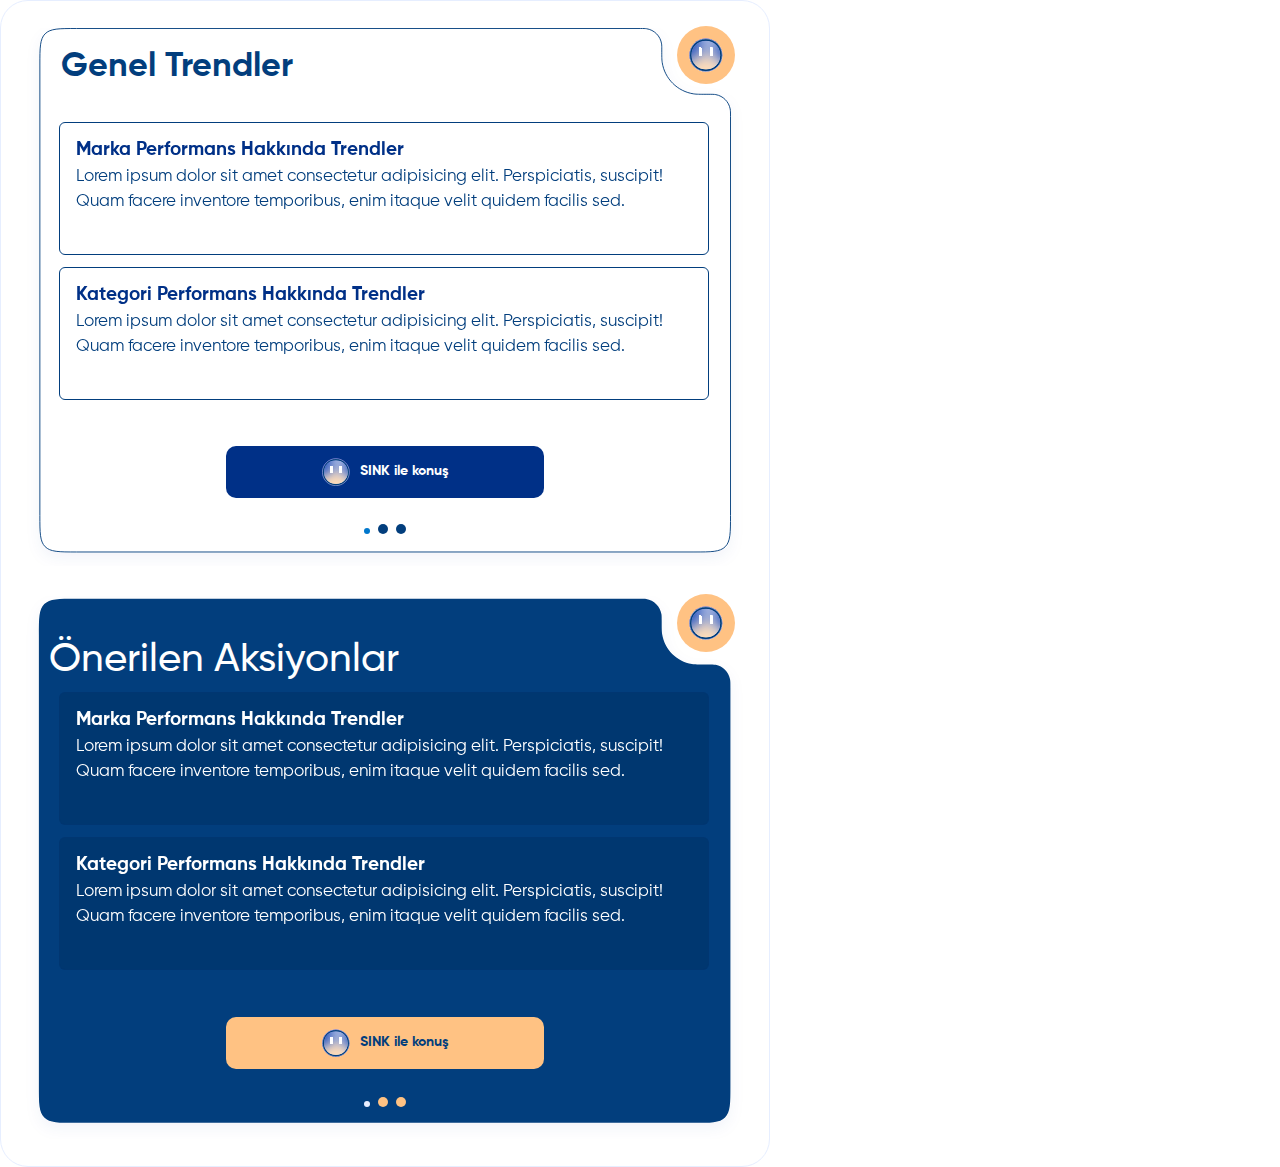
<file: slider/trendSlider.html>
<!DOCTYPE html>
<html lang="en">


<head>
    <meta charset="UTF-8" />
    <meta name="viewport" content="width=device-width, initial-scale=1" />
    <title>Datasync Slider</title>
    <link rel="stylesheet" href="../assets/css/bootstrap.min.css" />
    <link rel="stylesheet" href="../assets/css/fonts.css" />
    <link rel="stylesheet" href="../assets/css/trendSlider.css" />
    <link rel="stylesheet" href="../assets/css/owl.carousel.min.css" />
    <link rel="stylesheet" href="../assets/css/owl.theme.default.min.css" />
</head>

<body>
    <div class="card-container custom-container">

        <!-- trend card -->
        <div class="trend-card">
            <div class="ai-icon"><img src="../assets/images/AI.svg" alt=""></div>
            <h1>Genel Trendler</h1>

            <div class="owl-carousel trend-carousel">
                <div class="item">
                    <div class="trend-box">
                        <h3>Marka Performans Hakkında Trendler</h3>
                        <p>Lorem ipsum dolor sit amet consectetur adipisicing elit. Perspiciatis, suscipit! Quam facere
                            inventore temporibus, enim itaque velit quidem facilis sed.</p>

                    </div>
                    <div class="trend-box">
                        <h3>Kategori Performans Hakkında Trendler</h3>
                        <p>Lorem ipsum dolor sit amet consectetur adipisicing elit. Perspiciatis, suscipit! Quam facere
                            inventore temporibus, enim itaque velit quidem facilis sed.</p>

                    </div>
                </div>

                <div class="item">
                    <div class="trend-box">
                        <h3>Marka Performans Hakkında Trendler</h3>
                        <p>Lorem ipsum dolor sit amet consectetur adipisicing elit. Perspiciatis, suscipit! Quam facere
                            inventore temporibus, enim itaque velit quidem facilis sed.</p>

                    </div>
                    <div class="trend-box">
                        <h3>Marka Performans Hakkında Trendler</h3>
                        <p>Lorem ipsum dolor sit amet consectetur adipisicing elit. Perspiciatis, suscipit! Quam facere
                            inventore temporibus, enim itaque velit quidem facilis sed.</p>

                    </div>
                </div>

                <div class="item">
                    <div class="trend-box">
                        <h3>Marka Performans Hakkında Trendler</h3>
                        <p>Lorem ipsum dolor sit amet consectetur adipisicing elit. Perspiciatis, suscipit! Quam facere
                            inventore temporibus, enim itaque velit quidem facilis sed.</p>

                    </div>
                    <div class="trend-box">
                        <h3>Kategori Performans Hakkında Trendler</h3>
                        <p>Lorem ipsum dolor sit amet consectetur adipisicing elit. Perspiciatis, suscipit! Quam facere
                            inventore temporibus, enim itaque velit quidem facilis sed.</p>
                    </div>
                </div>
            </div>


            <button class="speak-button">SINK ile konuş</button>

            <div class="dots trend-dots">
            </div>
        </div>

        <!-- support-card -->
        <div class="support-card">
            <div class="ai-icon"><img src="../assets/images/AI.svg" alt=""></div>
            <h1>Önerilen Aksiyonlar</h1>

            <div class="owl-carousel trend-carousel">
                <div class="item">
                    <div class="support-box">
                        <h3>Marka Performans Hakkında Trendler</h3>
                        <p>Lorem ipsum dolor sit amet consectetur adipisicing elit. Perspiciatis, suscipit! Quam facere
                            inventore temporibus, enim itaque velit quidem facilis sed.</p>

                    </div>
                    <div class="support-box">
                        <h3>Kategori Performans Hakkında Trendler</h3>
                        <p>Lorem ipsum dolor sit amet consectetur adipisicing elit. Perspiciatis, suscipit! Quam facere
                            inventore temporibus, enim itaque velit quidem facilis sed.</p>

                    </div>
                </div>

                <div class="item">
                    <div class="support-box">
                        <h3>Marka Performans Hakkında Trendler</h3>
                        <p>Lorem ipsum dolor sit amet consectetur adipisicing elit. Perspiciatis, suscipit! Quam facere
                            inventore temporibus, enim itaque velit quidem facilis sed.</p>

                    </div>
                    <div class="support-box">
                        <h3>Marka Performans Hakkında Trendler</h3>
                        <p>Lorem ipsum dolor sit amet consectetur adipisicing elit. Perspiciatis, suscipit! Quam facere
                            inventore temporibus, enim itaque velit quidem facilis sed.</p>

                    </div>
                </div>

                <div class="item">
                    <div class="support-box">
                        <h3>Marka Performans Hakkında Trendler</h3>
                        <p>Lorem ipsum dolor sit amet consectetur adipisicing elit. Perspiciatis, suscipit! Quam facere
                            inventore temporibus, enim itaque velit quidem facilis sed.</p>

                    </div>
                    <div class="support-box">
                        <h3>Kategori Performans Hakkında Trendler</h3>
                        <p>Lorem ipsum dolor sit amet consectetur adipisicing elit. Perspiciatis, suscipit! Quam facere
                            inventore temporibus, enim itaque velit quidem facilis sed.</p>
                    </div>
                </div>
            </div>


            <button class="support-button">SINK ile konuş</button>
            <div class="dots support-dots">
            </div>
        </div>
    </div>

    <script src="../assets/js/jquery-3.6.0.min.js"></script>
    <script src="../assets/js/owl.carousel.min.js"></script>
    <script src="../assets/js/slider/slider.js"></script>

</body>

</html>
</file>
<file: assets/css/fonts.css>
@font-face {
  font-family: 'Gilroy';
  src: url('../fonts/gilroy/Gilroy-Regular.ttf') format('truetype');
  font-weight: 400;
  font-style: normal;
}

@font-face {
  font-family: 'Gilroy';
  src: url('../fonts/gilroy/Gilroy-Medium.ttf') format('truetype');
  font-weight: 500;
  font-style: normal;
}

@font-face {
  font-family: 'Gilroy';
  src: url('../fonts/gilroy/Gilroy-SemiBold.ttf') format('truetype');
  font-weight: 600;
  font-style: normal;
}

@font-face {
  font-family: 'Gilroy';
  src: url('../fonts/gilroy/Gilroy-Bold.ttf') format('truetype');
  font-weight: 700;
  font-style: normal;
}

@font-face {
  font-family: 'Gilroy';
  src: url('../fonts/gilroy/Gilroy-ExtraBold.ttf') format('truetype');
  font-weight: 800;
  font-style: normal;
}

body {
  font-family: 'Gilroy' !important;
}
</file>
<file: assets/css/layout.css>
:root {
    --Color: #023E7D;
    --Color3: #FFC283;
    --Color4: #1B69C7;
    --White: #FFFFFF;
}

.sidebar-section {
    width: 258px;
    padding-top: 34px;
    transition: all ease-in-out 0.3s;
    height: 100vh;
    overflow: hidden;
    position: fixed;
    top: 0;
    left: 0;
}

/* collapsed styles */


.sidebar-section.collapsed {
    width: 90px;
}

.sidebar-header {
    margin-bottom: 50px;
    display: flex;
    align-items: center;
    gap: 10px;
    cursor: pointer;
}

.sidebartoggleArrow {
    transition: all ease-in-out 0.2s;
}

.sidebar-section.collapsed .sidebartoggleArrow {
    rotate: 180deg;
}

.sidebar-toggle {
    background-color: #002E5E;
    width: 34px;
    min-width: 34px;
    height: 45px;
    display: flex;
    align-items: center;
    justify-content: center;
    gap: 1px;
    border-top-right-radius: 12px;
    border-bottom-right-radius: 12px;
}

.sidebar-logo {
    display: flex;
    align-items: center;
    justify-content: center;
    gap: 10px;
}

.sidebar-content {
    background-color: var(--Color);
    box-shadow: 0px 10px 30px 0px #1126920D;
    border-top-right-radius: 80px;
    padding: 40px 0 18px 0;
    display: flex;
    flex-direction: column;
    justify-content: space-between;
    height: calc(100% - 90px);
    overflow: hidden;
    position: relative;
}

.sidebar-footer {
    position: absolute;
    bottom: 0;
    left: 0;
    width: 100%;
    display: flex;
    align-items: center;
    justify-content: center;
    z-index: 2;
    background-color: var(--Color);
    padding: 15px;
}

.sidebar-content h3 {
    font-family: 'Gilroy';
    font-weight: 700;
    font-size: 17px;
    line-height: 20px;
    color: var(--White);
    display: flex;
    align-items: center;
    gap: 9px;
    padding: 0 18px;
}

.sidebar-nav {
    display: flex;
    flex-direction: column;
    justify-content: center;
    margin-top: 10px;
}

.sidebar-nav a {
    text-decoration: none;
    display: flex;
    align-items: center;
    justify-content: space-between;
    width: 100%;
    font-family: 'Gilroy';
    font-weight: 500;
    font-size: 15px;
    line-height: 20px;
    color: var(--White);
    padding: 8px 24px;
    border-top: 1px solid transparent;
    border-bottom: 1px solid transparent;
    transition: all ease-in-out 0.2s;
}

.sidebar-nav a:hover {
    background-color: #002E5E;
    border-top: 1px solid #0752A1;
    border-bottom: 1px solid #0752A1;
}

.sidebar-section.collapsed .sidebar-content hr {
    margin: 24px 44px 0 12px;
}

.sidebar-content hr {
    border: 1px solid #CBDAFF;
    margin: 24px 12px 0 12px;
}

/* accordion */
.sidebar-accordion {
    padding-top: 24px;
    overflow-y: auto;
    height: 100%;
    padding-bottom: 60px;
    scrollbar-width: none;
    -ms-overflow-style: none;
}

.sidebar-accordion::-webkit-scrollbar {
    display: none;
}

.sidebar-accordion .accordion-button {
    color: var(--text-light);
    padding: 9px 20px 9px 18px;
    display: flex;
    align-items: center;
    justify-content: space-between;
    align-items: center;
    transition: all ease-in-out 0.2s;
    gap: 10px;
    border-top: 1px solid transparent;
    border-bottom: 1px solid transparent;
    margin-bottom: 12px;
    position: relative;
}

.sidebar-accordion .accordion-button:hover,
.sidebar-accordion .accordion-button[aria-expanded="true"] {
    background-color: #002E5E !important;
    border-top: 1px solid #0752A1;
    border-bottom: 1px solid #0752A1;
}

.sidebar-accordion .accordion-button[aria-expanded="true"]::before {
    content: '';
    position: absolute;
    left: 0;
    top: 0;
    background-color: var(--White);
    height: 100%;
    width: 5px;
    border-top-right-radius: 5px;
    border-bottom-right-radius: 5px;

}

.sidebar-section.collapsed .sidebar-accordion .accordion-button::after {
    display: none;
}

.sidebar-accordion .accordion-button::after {
    flex-shrink: 0;
    width: 15px;
    height: 7px;
    margin-left: auto;
    content: "";
    background-image: url(../images/sidebar/dropdownDownArrow.svg);
    background-size: contain;
    background-repeat: no-repeat;
    transition: transform .2s ease-in-out;
}

.sidebar-accordion .accordion-button span {
    display: flex;
    align-items: center;
    justify-content: center;
    gap: 10px;
    font-family: 'Gilroy';
    font-weight: 700;
    font-size: 17px;
    line-height: 20px;
    color: var(--White);
}


.submenu {
    margin-bottom: 20px;
}

.submenu a {
    text-decoration: none;
    display: flex;
    align-items: center;
    justify-content: space-between;
    width: 100%;
    font-family: 'Gilroy';
    font-weight: 700;
    font-size: 15px;
    line-height: 20px;
    color: var(--White);
    padding: 6px 24px 6px 47px;
    transition: all ease-in-out 0.2s;
    margin-bottom: 2px;
}

.submenu a:hover {
    background-color: #002E5E;
}

.submenu a:hover {
    background-color: #003366;
}

.submenu .active {
    background-color: #003366;
}

.icon {
    margin-right: 8px;
}

.sidebar-section.collapsed .sidebar-btn {
    padding: 0;
}

.sidebar-btn {
    display: flex;
    align-items: center;
    justify-content: center;
    font-family: 'Gilroy';
    font-weight: 700;
    font-size: 15px;
    line-height: 19.53px;
    color: var(--Color);
    background-color: var(--Color3);
    border-radius: 10px;
    text-decoration: none;
    padding: 0 20px 0 10px;
    transition: all ease-in-out 0.2s;
}

.header-section {
    position: fixed;
    top: 0;
    left: 258px;
    padding: 24px 40px;
    width: calc(100vw - 258px);
    transition: all ease-in-out 0.3s;
    z-index: 50;
}

.header-section.collapsed {
    width: calc(100vw - 90px);
    left: 90px;
}

.main-content {
    position: fixed;
    width: calc(100vw - 258px);
    left: 258px;
    top: 130px;
    padding: 10px 40px 40px;
    transition: all ease-in-out 0.3s;
    overflow: auto;
    height: calc(100vh - 130px);
}

.main-content.collapsed {
    position: fixed;
    width: calc(100vw - 90px);
    left: 90px;
}



/* second sidebar css */
.sink-AI-sidebar .sidebar-logo {
    padding: 0 24px;
}

.sink-AI-sidebar .sidebar-content .sidebar-heading {
    font-family: 'Gilroy';
    font-weight: 700;
    font-size: 30px;
    line-height: 100%;
    color: var(--White);
    padding: 0 24px;
}

.sink-AI-sidebar .sidebar-btn {
    padding: 10px 10px 10px 6px;
    gap: 8px;
    width: fit-content;
    margin-left: 24px;
    margin-top: 28px;
}

.sidebar-btn:hover {
    background-color: #FFFFFF;
    color: #023E7D;
}

.sink-AI-sidebar .sidebar-accordion .accordion-button {
    margin: 0;
}

.sink-AI-sidebar .sidebar-accordion .accordion-button span .subtitle-num {
    font-family: 'Gilroy';
    font-weight: 700;
    font-size: 10px;
    line-height: 20px;
    color: var(--White);
    width: fit-content;
}

.sink-AI-sidebar .sidebar-accordion .accordion-button span {
    display: flex;
    align-items: center;
    justify-content: space-between;
    width: 100%;
}

.sink-AI-sidebar .sidebar-accordion .accordion-button[aria-expanded="true"]::before {
    display: none;
}

.sink-AI-sidebar .sidebar-accordion .accordion-button[aria-expanded="true"] {
    background-color: transparent !important;
    border-top: none;
    border-bottom: none;
}

.sink-AI-sidebar .submenu {
    margin-bottom: 14px;
}

.sink-AI-sidebar .submenu .link-btn {
    position: relative;
    border-top: 1px solid transparent;
    border-bottom: 1px solid transparent;
    transition: all ease-in-out 0.2s;
    display: flex;
    align-items: center;
    justify-content: space-between;
    width: 100%;
    padding: 10px 20px;
}

.sink-AI-sidebar .submenu .link-btn:hover,
.sink-AI-sidebar .submenu .link-btn.active {
    background-color: #002E5E !important;
    border-top: 1px solid #0752A1;
    border-bottom: 1px solid #0752A1;
}


/* .sink-AI-sidebar .submenu .link-btn:hover::before, */
.sink-AI-sidebar .submenu .link-btn.active::before {
    content: '';
    position: absolute;
    left: 0;
    top: 0;
    background-color: var(--White);
    height: 100%;
    width: 5px;
    border-top-right-radius: 5px;
    border-bottom-right-radius: 5px;
}

.sink-AI-sidebar .sidebar-accordion .submenu a {
    justify-content: center;
    gap: 8px;
    width: fit-content;
    font-family: 'Gilroy';
    font-weight: 500;
    font-size: 17px;
    padding: 0;
    margin-bottom: 0px;
    background-color: transparent;
}

.sink-AI-sidebar .sidebar-accordion .submenu .edit-btns {
    display: flex;
    align-items: center;
    justify-content: end;
    gap: 10px;
}

.sink-AI-sidebar .sidebar-accordion .submenu .edit-btns a {
    display: none;
    transition: all ease-in-out 0.2s;
}

.sink-AI-sidebar .submenu .link-btn:hover .edit-btns a,
.sink-AI-sidebar .submenu .link-btn.active .edit-btns a {
    display: block;
}

.sink-AI-sidebar .sidebar-content .sidebar-accordion .accordion-item {
    position: relative;
    padding-bottom: 10px;
    margin-bottom: 42px;
}

.sink-AI-sidebar .sidebar-content .accordion-item::after {
    content: '';
    position: absolute;
    bottom: 0;
    left: 20px;
    height: 1px;
    width: 211px;
    background-color: #FBFBFC;
}

.sink-AI-sidebar .sidebar-footer {
    display: flex;
    flex-direction: column;
    align-items: center;
    justify-content: center;
    gap: 14px;
}

.sink-AI-sidebar .sidebar-btn-delete {
    padding: 12px;
    font-family: 'Gilroy';
    font-weight: 500;
    font-size: 17px;
    line-height: 20px;
    letter-spacing: -2%;
    display: flex;
    align-items: center;
    justify-content: center;
    gap: 14px;
    background-color: #002E5E;
    border: 1px solid #0752A1;
    text-decoration: none;
    border-radius: 12px;
    color: #CBDAFF;
    width: 100%;
}

.sink-AI-sidebar .sidebar-btn-delete:hover {
    color: #CBDAFF;
    background-color: transparent;
}

.sink-AI-sidebar .sidebar-btn-logout {
    padding: 0px;
    padding-right: 70px;
    font-family: 'Gilroy';
    font-weight: 500;
    font-size: 17px;
    line-height: 20px;
    letter-spacing: -2%;
    display: flex;
    align-items: center;
    justify-content: space-between;
    background-color: var(--White);
    border: 1px solid #E8EEFF;
    text-decoration: none;
    border-radius: 12px;
    color: #023E7D;
    width: 100%;
    position: relative;
    height: 45px;
    transition: all ease-in-out 0.2s;
}

.sink-AI-sidebar .sidebar-btn-logout img {
    border: 1px solid #E8EEFF;
    border-radius: 12px;
    background-color: #F5F8FF;
    padding: 14px;
    width: 45px;
    height: 45px;
}

.sink-AI-sidebar .sidebar-btn-logout:hover {
    color: #023E7D;
    background-color: #F4F7FE;
}

.sink-AI-sidebar .sidebar-accordion {
    padding-bottom: 120px;
    padding-top: 0;
    margin-top: 24px;
}


/* header */

#scrollToTopBtn {
  position: fixed;
  bottom: 50px;
  right: 40px;
  width: 40px;
  height: 40px;
  border: 1px solid #E8EEFF;
  border-radius: 12px;
  background-color: #F5F8FF;
  box-shadow: 0 4px 8px rgba(0, 0, 0, 0.1);
  cursor: pointer;
  display: flex;
  align-items: center;
  justify-content: center;
  padding: 8px;
  z-index: 999;
}

#scrollToTopBtn img {
  width: 18px;
  height: 18px;
}


.content {
    display: flex;
    justify-content: space-between;
}

.left-content h6 {
    font-size: 15px;
    font-weight: 500;
    color: rgba(112, 126, 174, 1);
}

.left-content h4 {
    font-size: 40px;
    font-weight: 700;
    color: rgba(2, 62, 125, 1);
}

.right-content {
    flex: 1 1 400px;
    max-width: 700px;
    width: 100%;
    max-height: 61px;
    display: flex;
    padding: 10px;
    background-color: rgba(255, 255, 255, 1);
    border-radius: 20px;
    box-shadow: 0 4px 12px rgba(112, 144, 176, 0.08);
}

.profit-btn,
.loss-btn {
    width: 150px;
    height: 41px;
    background-color: rgba(244, 247, 254, 1);
    border: 1px solid rgba(204, 216, 229, 1);
    border-radius: 10px;
    display: flex;
    align-items: center;
}

.loss-btn {
    margin-left: 19px;
}

.money-icon {
    background-color: rgba(255, 255, 255, 1);
    width: 29px;
    height: 29px;
    border-radius: 50%;
    display: flex;
    align-items: center;
    justify-content: center;
    margin-left: 12px;
}

.profit-text {
    font-weight: 700;
    font-size: 20px;
    color: rgba(2, 62, 125, 1);
    margin-left: 12px;
    margin-right: 32px;
}

.red {
    margin-left: 0;
}

.arrow-icon img {
    display: block;
}

.notification {
    display: flex;
    align-items: center;
    margin-left: 48px;
    position: relative;
}

.notification-icon-wrapper {
    position: relative;
    display: inline-block;
    cursor: pointer;
}

.notification-icon-wrapper::after {
    content: '';
    position: absolute;
    left: -7px;
    bottom: -20px;
    width: 36px;
    height: 5px;
    border-top-left-radius: 20px;
    border-top-right-radius: 20px;
    background-color: #023e7d;
    opacity: 0;
    transition: opacity 0.2s ease;
}

.notification:hover .notification-icon-wrapper::after,
.notification-icon-wrapper.active::after {
    opacity: 1;
}

.notification-dropdown {
    display: none;
    position: absolute;
    background: #fff;
    border-radius: 12px;
    border: 1px solid rgba(2, 62, 125, 1) !important;
    box-shadow: 0 8px 16px rgba(0, 0, 0, 0.05);
    padding: 16px;
    z-index: 99;
    top: 64px;
    left: 50%;
    transform: translateX(-50%);
    width: 462px;
    max-height: 453px;
    overflow-y: auto;
}

.notification-dropdown::-webkit-scrollbar {
    width: 2px;
}

.notification-dropdown::-webkit-scrollbar-thumb {
    background-color: rgba(2, 62, 125, 1);
    border-radius: 4px;
}

.dropdown-title {
    color: rgba(2, 62, 125, 1);
    font-size: 25px;
    font-weight: 700;
    text-align: center;
    margin-bottom: 18px;
    cursor: pointer;
}

.dropdown-text {
    color: rgba(2, 62, 125, 1);
    font-weight: 500;
    font-size: 16px;
    cursor: pointer;
}

.notification-divider {
  border: 1px solid #D4DFFF;
  height: 1px;
  margin: 28px 17px 18px 17px;
  cursor: pointer;
}


.bell-icon {
    margin-top: 5px;
}


.right-content .message {
    position: relative;
    display: flex;
    align-items: center;
    margin-left: 62px;
    cursor: pointer;
}

.message-dropdown {
    display: none;
    position: absolute;
    top: 64px;
    left: -28%;
    transform: translateX(-50%);
    width: 486px;
    max-height: 630px;
    overflow-y: auto;
    background: #fff;
    border-radius: 12px;
    border: 1px solid #023e7d;
    box-shadow: 0 8px 16px rgba(0, 0, 0, 0.05);
    /* padding: 16px 0; */
    z-index: 99;
}
.dropdown-title2 {
    color: rgba(2, 62, 125, 1);
    font-size: 25px;
    font-weight: 700;
    text-align: center;
    /* margin-bottom: 18px; */
    margin-top: 16px;
    cursor: pointer;
}

.message-icon-wrapper::after {
    content: '';
    position: absolute;
    left: -8px;
    bottom: -10px;
    width: 36px;
    height: 5px;
    border-top-left-radius: 20px;
    border-top-right-radius: 20px;
    background-color: #023e7d;
    cursor: pointer;
    opacity: 0;
    transition: opacity 0.2s ease;
}

.message-icon-wrapper.active::after,
.message:hover .message-icon-wrapper::after {
    opacity: 1;
}

.hover-effect .message-list:hover{
    background-color: #F5F8FF;
}
.message-list{
    padding: 10px 16px 0 16px;
}
.message-list .dropdown-text {
    font-size: 20px;
    font-weight: 500;
    color: rgba(2, 62, 125, 1);
}

.dropdown-time {
    font-size: 18px;
    font-weight: 700;
    color: rgba(163, 174, 208, 1);
    margin-top: 4px;
    cursor: pointer;
}

.view-all-btn {
    background-color: #023e7d;
    color: #fff;
    border: none;
    border-radius: 8px;
    padding: 10px 16px;
    font-weight: 600;
    width: 305px;
    margin: 10px auto;
    display: flex;
    justify-content: center;
    align-items: center;
}


.profile-wrapper {
    position: relative;
    display: inline-block;
}

.profile-content {
    display: flex;
    align-items: center;
    width: 174px;
    height: 41px;
    margin-left: 40px;
    border: 1px solid white;
    cursor: pointer;
}

.profile-text {
    font-weight: 700;
    font-size: 16px;
    color: rgba(2, 62, 125, 1);
    margin-left: 10px;
}

.dropdown-arrow {
    margin-left: 8px;
    display: flex;
    align-items: center;
    height: 41px;
    justify-content: center;
    margin-top: 5px;
}

.arrow-up {
    display: none;
}

.dropdown-item {
  display: flex;
  justify-content: space-between;
  align-items: center;
  padding: 10px 12px;
  cursor: pointer;
  font-weight: 500;
  color: #023e7d;
  gap: 10px;
}

.dropdown-item:hover {
  background-color: #f0f4ff; 
}

.dropdown-item.active {
  background-color: transparent !important;
  position: relative;
}

.dropdown-item.active::before {
  content: "";
  position: absolute;
  left: 0;
  top: 8px;
  bottom: 8px;
  width: 5px;
  height: 36px;
  background-color: rgba(2, 62, 125, 1);
  border-radius: 0 36px 36px 0;
}

.dropdown-item.active:hover {
  background-color: #f0f4ff !important;
}

.dropdown-menu {
    position: absolute;
    top: 60px;
    left: 0px;
    background: #fff;
    border-radius: 17px;
    box-shadow: 0 8px 16px rgba(0, 0, 0, 0.05);
    border: 1px solid rgba(2, 62, 125, 1);
    z-index: 99;
    display: none;
    width: 235px;
    padding: 28px 0;
}

.item-left {
    padding: 0 12px 0;
}

.dropdown-menu.active {
    display: block;
}

.item-left span {
    font-size: 20px;
    font-weight: 500;
    color: rgba(2, 62, 125, 1);
    flex: 1;
    padding-left: 11px;
    padding-right: 21px;
}

.span-item {
    padding-right: 54px !important;
    font-size: 20px;
    font-weight: 500;
    color: rgba(2, 62, 125, 1);
    flex: 1;
    padding-left: 11px;
}

.dropdown-item {
    display: flex;
    justify-content: space-between;
    align-items: center;
    padding: 10px 0;
    cursor: pointer;
    font-weight: 500;
    color: #023e7d;
    gap: 10px;
    /* space between elements */
}

.dropdown-item .item-left {
    display: flex;
    align-items: center;
}

.dropdown-item.logout {
    margin: 0 12px;
    width: 211px;
    margin-top: 22px;
    padding: 12px;
    background: rgba(227, 26, 26, 1);
    color: white !important;
    font-weight: bold;
    border-radius: 8px;
    justify-content: center;
}

.dropdown-item.logout img {
    margin-right: 8px;
}

hr {
    border: 1px solid #D4DFFF;
    margin: 15px 14px 20px 14px;
    cursor: pointer;
}

.dropdown-item.logout a {
    display: flex;
    align-items: center;
    gap: 10px;
    text-decoration: none;
    color: #fff;
}

.dropdown-item.active {
    position: relative;
    background-color: white;
}

.dropdown-item.active::before {
    content: "";
    position: absolute;
    left: 0;
    top: 8px;
    bottom: 8px;
    width: 5px;
    background-color: rgba(2, 62, 125, 1);
    border-radius: 0 36px 36px 0;
}



@media (max-width: 1400px) {
    .left-content h6 {
        font-size: 14px;
    }

    .left-content h4 {
        font-size: 30px;
    }

    .right-content {
        padding: 8px;
        max-width: 630px;
    }

    .notification {
        margin-left: 24px;
    }

    .right-content .message {
        margin-left: 28px;
    }

    .profile-content {
        margin-left: 24px;
    }
}

@media (max-width: 1270px) {
    .main-content {
        padding: 10px 30px 30px;
    }

    .header-section {
        padding: 24px 30px;
        width: calc(100vw - 258px);
    }

    .right-content {
        width: 100%;
        max-width: 500px;
        display: flex;
        justify-content: space-between;
        background-color: white;
    }

    .left-content h6 {
        font-size: 14px;
    }

    .profit-btn,
    .loss-btn {
        width: 100px;
        display: flex;
        justify-content: space-between;
        padding: 0 3px;
    }

    .loss-btn {
        margin-left: 10px;
    }

    .money-icon {
        background-color: rgba(255, 255, 255, 1);
        width: 15px;
        height: 15px;
        border-radius: 50%;
        display: flex;
        align-items: center;
        justify-content: center;
        margin-left: 5px;
    }

    .profit-text {
        font-size: 16px;
        margin-left: 0;
        margin-right: 0;
    }

    .money-icon img {
        width: 14px;
        height: 14px;
    }

    .notification {
        margin-left: 15px;
    }

    .right-content .message {
        margin-left: 15px;
    }

    .profile-content {
        margin-left: 10px;
    }

    .left-content h4 {
        font-size: 30px;
    }

    .message-dropdown {
        width: 420px;
    }

    .profile-wrapper {
        position: relative;
    }

    .dropdown-menu {
        position: absolute;
        left: -20px;
    }
}

@media (max-width:1110px) {
    .left-content h4 {
        font-size: 24px;
    }

    .right-content {
        width: 100%;
        max-width: 450px;
        display: flex;
        justify-content: space-between;
        background-color: white;
    }

    .left-content h6 {
        font-size: 12px;
    }

    .profit-btn,
    .loss-btn {
        width: 100px;
        display: flex;
        justify-content: space-between;
        padding: 0 3px;
    }

    .loss-btn {
        margin-left: 10px;
    }

    .notification {
        margin-left: 10px;
    }

    .right-content .message {
        margin-left: 10px;
    }

    .profile-content {
        margin-left: 5px;
    }

    .message-dropdown {
        width: 400px;
        overflow-y: auto;
    }

    .profile-wrapper {
        position: relative;
    }

    .dropdown-menu {
        position: absolute;
        left: -30px;
    }

    .notification-dropdown {
        width: 450px;
    }
}
</file>
<file: assets/css/sinkAiChat.css>
/* sink ai chats pages */

.sink-AI {
    max-width: 1000px;
    width: 100%;
    margin: 0 auto;
}

.sink-AI .tab-content-section {
    padding: 60px 0;
}

.sink-AI .custom-tabs {
    background-color: #F4F7FE;
    border-radius: 10px;
    padding: 5px;
    display: flex;
    gap: 16px;
    justify-content: space-between;
    align-items: center;
    margin: 0 auto;
    position: fixed;
    top: 120px;
    width: calc(100vw - 318px);
    max-width: 1000px;
    z-index: 40;
}

.sink-AI .custom-tab-btn {
    border: none;
    background: transparent;
    color: #023E7D;
    font-weight: 500;
    border-radius: 12px;
    font-size: 15px;
    padding: 12px 22px;
    transition: all 0.3s ease;
}

.sink-AI .custom-tab-btn.active {
    background-color: #023E7D;
    color: white;
    box-shadow: 0px 0px 28.02px 0px #023E7D3B;
}

.sink-AI .custom-tab-content {
    display: none;
    padding: 20px;
}

.sink-AI .custom-tab-content.active {
    display: block;
}

.speech-bubble-wrapper {
    position: fixed;
    top: 180px;
    width: calc(100vw - 318px);
    max-width: 1000px;
}

.speech-bubble {
    position: relative;
    background-color: #FFC2831A;
    border: 1px solid #FFC283;
    border-radius: 12px;
    padding: 18px 15px;
    text-align: center;
    font-weight: bold;
    font-size: 15px;
    color: #023E7D;
    max-width: 480px;
    margin: 16px auto;
    box-shadow: 0 2px 6px rgba(0, 0, 0, 0.05);
    transition: opacity 0.5s ease;
    opacity: 1;
    backdrop-filter: blur(20px);
}

.speech-bubble.fade-out {
    opacity: 0;
}

.sink-AI .speech-bubble::before {
    content: "";
    position: absolute;
    top: -16px;
    left: 50%;
    transform: translateX(-50%);
    border: 8px solid transparent;
    border-bottom-color: #f5b97f;
}

.sink-AI .speech-bubble::after {
    content: "";
    position: absolute;
    top: -14px;
    left: 50%;
    transform: translateX(-50%);
    border: 7px solid transparent;
    border-bottom-color: #fff;
}

.intro-section {
    transition: opacity 0.5s ease;
    opacity: 1;
}


.intro-section.fade-out {
    opacity: 0;
}

.sink-AI .logo-img {
    margin-top: 50px;
}

.sink-AI .text-part h3 {
    font-family: 'Gilroy';
    font-weight: 700;
    font-size: 50px;
    line-height: 100%;
    color: #023E7D;
    margin-bottom: 30px;
}

.sink-AI .text-part h3 span {
    font-weight: bold;
    background: linear-gradient(90deg, #023E7D 46.24%, #FFA64A 69.79%);
    -webkit-background-clip: text;
    -webkit-text-fill-color: transparent;
    background-clip: text;
    /* For future support */
    text-fill-color: transparent;
}

.sink-AI .text-part p {
    font-family: 'Gilroy';
    font-weight: 500;
    font-size: 20.64px;
    line-height: 100%;
    text-align: center;
    color: #747C98;
}

.sink-AI .section-wrapper {
    font-family: 'Gilroy';
    margin: 78px 0 200px;
}

.sink-AI .card-grid {
    display: flex;
    justify-content: space-between;
    gap: 16px;
}

.sink-AI .sink-AI-card {
    background: #F4F7FE;
    padding: 16px;
    border-radius: 10px;
    max-width: 226px;
    position: relative;
    cursor: pointer;
    transition: transform 0.2s ease;
}

.sink-AI .sink-AI-card:hover {
    transform: translateY(-4px);
}

.sink-AI .card-title {
    font-weight: bold;
    font-size: 24px;
    color: #023E7D;
    margin-bottom: 26px;
    font-family: 'Gilroy';
    max-width: 130px;
}

.sink-AI .card-desc {
    font-size: 10px;
    color: #023E7D;
    font-family: 'Gilroy';
    font-weight: 400;
}

.sink-AI .card-arrow {
    position: absolute;
    top: 12px;
    right: 12px;
    background: transparent;
    border-radius: 50%;
    width: 28px;
    height: 28px;
    border: 1px solid #CCD8E5;
    display: flex;
    justify-content: center;
    align-items: center;
}

.sink-AI .message-box {
    display: flex;
    align-items: center;
    background: white;
    border-radius: 12px;
    padding: 12px 22px;
    box-shadow: 0px 10px 25px rgba(0, 0, 0, 0.08);
    border: 1px solid #CCD8E5;
    margin-bottom: 16px;
}

.sink-AI .message-box input {
    flex: 1;
    border: none;
    font-size: 14px;
    padding: 10px;
    outline: none;
    color: #023E7D;
    font-family: 'Gilroy';
    font-weight: 500;
    font-size: 16px;
}

.sink-AI .send-btn {
    background: #FFC283;
    border-radius: 6px;
    cursor: pointer;
    transition: opacity 0.2s ease;
    width: 40px;
    height: 40px;
    display: flex;
    justify-content: center;
    align-items: center;
    border: none;
    padding: 0;
}

.sink-AI .send-btn:hover {
    opacity: 0.9;
}

.sink-AI .helper-text {
    font-size: 15px;
    color: #023E7D;
    text-align: center;
    font-family: 'Gilroy';
    font-weight: 500;
}

.sink-AI .message-box-wrapper {
    position: fixed;
    bottom: 0px;
    max-width: 1000px;
    width: calc(100vw - 318px);
    background-color: white;
    z-index: 50;
}

.sink-AI .chat-section {
    overflow-y: auto;
    border-radius: 8px;
    margin-bottom: 10px;
}

/* chat css */

.current-day {
    font-weight: bold;
    font-family: 'Gilroy';
    color: #023E7D;
    text-align: center;
    font-size: 15px;
    width: 100%;
    display: flex;
    align-items: center;
    justify-content: center;
    gap: 36px;
    margin-bottom: 26px;
}

.current-day hr {
    border: 1px solid #E8EEFF;
    margin: 0;
    cursor: auto;
    width: 100%;
}


.message {
    margin: 10px 0;
    display: flex;
    flex-direction: column;
    align-items: flex-end;
    font-family: sans-serif;
}

.message-info .username {
    max-width: 150px;
    overflow: hidden;
    text-overflow: ellipsis;
    white-space: nowrap;
    display: inline-block;
    vertical-align: bottom;
    font-weight: bold;
    font-family: 'Gilroy';
    color: #023E7D;
    margin-bottom: 4px;
    font-size: 16px;
    margin-right: 14px;
}


.message-content {
    display: flex;
    gap: 8px;
}

.message .bubble {
    background: #ffffff;
    border-radius: 10px;
    display: flex;
    align-items: center;
    justify-content: space-between;
    gap: 10px;
    border: 1px solid #CCD8E5;
    width: 100%;
}

.message .bubble .edit-input {
    width: 100%;
    padding: 10px 15px;
    font-family: 'Gilroy';
    color: #023E7D;
    max-width: 600px;
}

.message .bubble .edit-input:focus {
    outline-color: #023E7D;
}

.message .bubble p {
    font-weight: 500;
    font-family: 'Gilroy';
    padding: 10px 15px;
    color: #023E7D;
    font-size: 15px;
    margin: 0;
    max-width: 600px;
    white-space: normal;
    word-wrap: break-word;
    word-break: break-word;
}


.message .bubble button {
    background: transparent;
    border: none;
    cursor: pointer;
    border: 1px solid #CCD8E5;
    display: flex;
    align-items: center;
    justify-content: center;
    padding: 13px;
    border-radius: 10px;
}

.message .avatar {
    min-width: 45px;
    min-height: 45px;
    border-radius: 12px;
    background: #F5F8FF;
    display: flex;
    align-items: center;
    justify-content: center;
    border: 1px solid #E8EEFF;
}

.message .timestamp {
    font-size: 14px;
    color: #94A3B8;
    margin-top: 4px;
    font-weight: 500;
    font-family: 'Gilroy';
    margin-right: 54px;
}


/* message ai */
.message.ai {
    display: flex;
    align-items: flex-start;
    flex-direction: row;
    gap: 10px;
    margin-bottom: 15px;
}

.message.ai .avatar img {
    border-radius: 12px;
    background: #F5F8FF;
    border: 1px solid #E8EEFF;
}

.message.ai .content {
    display: flex;
    flex-direction: column;
    align-items: flex-start;
}

.message.ai .message-info {
    display: flex;
    align-items: center;
    gap: 10px;
    margin-bottom: 5px;
}

.message.ai .bubble.ai-bubble {
    background: #FFC2831A;
    padding: 12px;
    border-radius: 10px;
    border: none;
    max-width: 600px;
    margin-bottom: 16px;
    color: #023E7D;
    font-size: 14px;
    display: block;
}

.message.ai .feedback {
    display: flex;
    justify-content: space-between;
    width: 100%;
    gap: 12px;
}

.message.ai .feedback div {
    display: flex;
    align-items: center;
    gap: 20px;
}

.message.ai .message-info .username {
    margin: 0;
}

.message.ai .timestamp {
    margin: 0;
}

.message.ai button {
    background-color: transparent;
    border: none;
    padding: 0;
}


.message.ai .typing {
    display: flex;
    align-items: center;
    gap: 6px;
}

.message.ai .typing span {
    display: block;
    width: 8px;
    height: 8px;
    background: #FF8C42;
    border-radius: 50%;
    animation: blink 1.4s infinite both;
}

.message.ai .typing span:nth-child(2) {
    animation-delay: 0.2s;
}

.message.ai .typing span:nth-child(3) {
    animation-delay: 0.4s;
}

@keyframes blink {

    0%,
    80%,
    100% {
        opacity: 0.3;
    }

    40% {
        opacity: 1;
    }
}

@media (max-width: 1270px) {
    .sink-AI .custom-tab-btn {
        font-size: 14px;
        padding: 8px;
    }

    .sink-AI .text-part h3 {
        font-size: 42px;
        margin-bottom: 20px;
    }

    .sink-AI .text-part p {
        font-size: 16px;
    }

    .sink-AI .card-grid {
        justify-content: center;
        flex-wrap: wrap;
    }

    .sink-AI .section-wrapper {
        font-family: 'Gilroy';
        margin: 50px 0 100px;
    }
}
</file>
<file: assets/css/login.css>
html, body {
  margin: 0;
  padding: 0;
  box-sizing: border-box;
  height: 100%;
}

.container-fluid {
  display: flex;
  height: 100vh;
  margin: 0 auto;
  background: linear-gradient(180deg, #002855, #023E7D);
  padding: 0;
}

.login-circle {
  height: 100vh;
  padding: 63px;
}

.left-panel {
  flex: 0 0 60%;
  max-width: 60%;
  display: flex;
  justify-content: center;
  align-items: center;
  position: relative;
  overflow: hidden;
  color: white;
}

.left-panel img.logo {
  position: absolute;
  top: 34px;
  left: 34px;
  width: 229px;
}

.right-panel {
  flex: 0 0 40%;
  max-width: 40%;
  background-color: #fff;
  display: flex;
  align-items: center;
  justify-content: center;
  border-bottom-left-radius: 200px;
  position: relative;
  z-index: 2;
}

.login-form {
  width: 100%;
  max-width: 493.26px;
  margin: 0 auto;
}

.login-form label {
  font-size: 20px;
  color: #AEBCCC;
  margin-bottom: 8px;
}

.login-form h3 {
  font-weight: 900;
  font-size: 40px;
  line-height: 130%;
  color: #023E7D;
  text-align: center;
  margin-bottom: 40px;
}

.input-wrapper {
  position: relative;
  width: 100%;
  height: 48px;
  border: 1px solid #E4EAF0;
  border-radius: 16px;
  background-color: #fff;
  box-shadow: 0px 2px 8px rgba(0, 0, 0, 0.04);
  display: flex;
  align-items: center;
}

.input-wrapper:hover{
   border: 2px solid #023E7D;
}
.input-with-icon {
  border: none;
  outline: none;
  padding-left: 60px;
  padding-right: 44px;
  height: 100%;
  flex: 1;
  border-radius: 16px;
  font-size: 14px;
  color: #d7e3f0;
  background-color: transparent;
  box-shadow: none !important;
}

.input-icon-wrapper {
  position: absolute;
  left: 0;
  top: 0;
  bottom: 0;
  width: 48px;
  background-color: #fff;
  border-right: 1px solid #E4EAF0;
  border-radius: 16px;
  display: flex;
  align-items: center;
  justify-content: center;
  box-shadow: 0px 2px 8px rgba(0, 0, 0, 0.04);
}

.input-icon-wrapper img {
  width: 27px;
  height: 27px;
  object-fit: contain;
  opacity: 0.6;
}

.toggle-icon {
  position: absolute;
  right: 16px;
  width: 19px;
  height: 19px;
  object-fit: contain;
  opacity: 0.6;
  cursor: pointer;
}

.custom-check .form-check-input {
  width: 20px;
  height: 20px;
  background-color: #fff;
  border: 2px solid #023E7D;
  border-radius: 4px;
  cursor: pointer;
  position: relative;
  transition: all 0.2s ease-in-out;
  box-shadow: none !important;
}

.custom-check .form-check-input:checked {
  background-color: #023E7D;
  box-shadow: none !important;
}

.login-form .form-check-label {
  font-size: 20px;
  padding-left: 3px;
  color: #AEBCCC;
}

.login-form a {
  font-size: 20px;
  color: #002855;
  font-style: medium;
  font-weight: 500;
  text-decoration: none;
  margin-top: -10px;
}

.custom-button {
  background-color: #002855;
  border: none;
  border-radius: 10px;
  padding: 12px 30px;
  width: 271px;
  color: #FFFFFF;
  font-weight: 600;
  font-size: 20px;
}

.footer {
  position: absolute;
  font-size: 20px;
  font-weight: 700;
  font-style: bold;
  color: #023E7D;
  text-align: right;
  bottom: 31px;
}

@media(min-width:992px) and (max-width:1339px) {
  .right-panel{
    padding: 25px;
     border-bottom-left-radius: 140px;
  }

  .login-form label {
  font-size: 18px;
  margin-bottom: 8px;
}

.custom-check .form-check-input {
  width: 18px;
  height: 18px;

}
  .login-form .form-check-label {
    font-size: 18px;
  }

  .login-form a {
    font-size: 18px;
  }

  .custom-button{
    font-size: 18px;
  }
  .footer{
    font-size: 18px;
  }
}

@media (min-width: 768px) and (max-width: 991px) {
  .left-panel {
    flex: 0 0 60%;
    max-width: 60%;
  }

  
  .right-panel {
    flex: 0 0 40%;
    max-width: 40%;
    padding: 20px;
     border-bottom-left-radius: 120px;
  }

    .login-form label {
  font-size: 16px;
  margin-bottom: 8px;
}
.custom-check .form-check-input {
  width: 16px;
  height: 16px;

}
  .login-form .form-check-label {
    font-size: 16px;
  }

  .login-form a {
    font-size: 16px;
  }

  .custom-button{
    font-size: 16px;
  }
  .footer{
    font-size: 16px;
    bottom:60px
  }
}

@media (max-width: 767px) {
  .container-fluid {
    flex-direction: column;
    height: 100vh;
    width: 100%;
    overflow-x: hidden;
  }

  .left-panel {
    display: none !important;
  }

  .right-panel {
    flex: 1 1 100%;
    max-width: 100%;
    width: 100%;
    height: auto;
    border-radius: 0;
    padding: 2rem 1rem;
    display: flex;
    flex-direction: column;
    align-items: center;
    justify-content: center;
  }

  .login-form {
    max-width: 100%;
    width: 100%;
    padding: 0 1rem;
    margin-top: 1rem;
  }

  .footer {
    position: relative;
    text-align: center;
    bottom: auto;
    margin-top: 2rem;
    font-size: 14px;
    font-weight: 500;
    width: 100%;
    white-space: normal;
    word-break: break-word;
  }
}
</file>
<file: assets/css/allproductcards.css>
.product-card {
  position: relative;
  width: 100%;
  border-radius: 20px;
  border: 1px solid #CCD8E5;
  background-color: #FFFFFF;
  box-shadow: 0px 4px 20px rgba(17, 38, 146, 0.05);
  margin: 10px auto;
}

/* card1 */
.product-card.size-1 {
  max-width: 507px;
  height: 340px;
}

.right-button {
  position: absolute;
  width: 153px;
  height: 45px;
  display: flex;
  padding-left: 12px;
  gap: 13px;
  align-items: center;
  border: 1px solid #CCD8E5;
  border-radius: 11px;
  background-color: #F4F7FE;
}

.pos-1 {
  top: 7px;
  right: 8px;
}

.right-button img {
  width: 22px;
  height: 21.98px;
}

.right-button span {
  color: #023E7D;
  font-size: 15px;
  font-weight: 500;
}

.product-header {
  margin-top: 27px;
  margin-left: 135px;
  margin-right: 54px;
  height: 78px;
}

h4 {
  font-weight: 700;
  color: #023E7D;
  margin: 0;
  font-size: 20px;
}

p {
  font-size: 18px;
  color: #747C98;
  font-weight: 500;
  margin-top: 3px;
}

.brand-button {
  margin-left: 135px;
  display: flex;
  gap: 9px;
  margin-bottom: 26px;
  margin-top: 10px;
}

.brand1 {
  width: 88px;
  height: 39px;
  border: 1px solid #E8EEFF;
  background-color: #F5F8FF;
  border-radius: 11.26px;
  display: flex;
  align-items: center;
  font-size: 15px;
  font-weight: 500;
  color: #023E7D;
  justify-content: center;
}

.brand2 {
  width: 112px;
  height: 39px;
  border: 1px solid #E8EEFF;
  background-color: #F5F8FF;
  border-radius: 11.26px;
  display: flex;
  align-items: center;
  justify-content: center;

}

.brand2 button {
  width: 99.63px;
  height: 25.82px;
  border-radius: 5.26px;
  border: 1px solid #CCD8E5;
  background-color: #FFFFFF;
}

.bottel {
  position: absolute;
  top: 30px;
  left: 20px;
}

.bottel img {
  width: 91.2px;
  height: 126px
}

.card-info {
  display: flex;
  gap: 9px;
  margin: 0 14px;
}

.info-card {
  background-color: #FFFFFF;
  border-radius: 12px;
  border: 1px solid #E8EEFF;
  height: 79px;
}

.info-card.card1 {
  width: 80px;
}

.info-card.card2 {
  width: 73px;
}

.info-card.card3 {
  width: 69px;
}

.info-card.card4 {
  width: 120px;
}

.info-card.card5 {
  width: 101px;
}

.info-label {
  color: #094DB1;
  font-size: 13px;
  font-weight: 700;
  text-align: center;
  background-color: #F5F8FF;
  border: 1px solid #E8EEFF;
  border-radius: 12px;
}

.info-value {
  color: #023E7D;
  font-size: 15px;
  font-weight: 500;
  margin-top: 9px;
  text-align: center;
}

.custom-buttons {
  display: flex;
  margin: 15.5px 14px 20.5px 14px;
  gap: 20.96px;
}

.card-button {
  width: 145.69px;
  height: 45px;
  border-radius: 12px;
  font-weight: 500;
  font-size: 15px;
  display: flex;
  align-items: center;
  justify-content: center;
}

.bg-blue {
  background-color: #023E7D;
  color: #FFFFFF;
}

.bg-yellow {
  background-color: #FFC283;
  color: #023E7D;
}

.bg-red {
  background-color: #E31A1A;
  color: #FFFFFF;
}


/* card2 */

.product-card.size-2 {
  max-width: 507px;
  height: 340px;
}

.size1-header {
  color: #A3AED0;
  font-size: 20px;
  font-weight: 700;
  margin: 14px 0 0 17px;
}

.close-btn {
  position: absolute;
  top: 11px;
  right: 9px;
  background-color: #F4F7FE;
  border-radius: 11px;
  border: 1px solid #CCD8E5;
  width: 45px;
  height: 45px;
  display: flex;
  align-items: center;
  justify-content: center;
}

.bottel-img {
  margin: 5px 0 0 20px;
}

.product-header2 {
  position: absolute;
  top: 69px;
  left: 135px;
}

.product2-button {
  display: flex;
  flex-wrap: wrap;
  gap: 7px;
  margin: 10px 0 0 8px;
}

.btn-content {
  display: flex;
  align-items: center;
  background-color: #FFFFFF;
  border: 1px solid #E8EEFF;
  border-radius: 13.33px;
  width: 242px;
  height: 45px;
}

.custom-content {
  background-color: #F5F8FF;
  border: 1px solid #E8EEFF;
  border-radius: 13.33px;
  width: 96px;
  height: 45px;
  display: flex;
  align-items: center;
  justify-content: center;
  font-weight: 700;
  color: #023E7D;
  font-size: 13px;
}

.btn-wrapper {
  display: flex;
  justify-content: flex-end;
  margin-top: 10px;
  margin-right: 7.31px;
}

.save-btn {
  display: flex;
  align-items: center;
  justify-content: center;
  height: 45px;
  width: 145.69px;
  border-radius: 12px;
  background-color: #023E7D;
  color: #FFFFFF;
  font-size: 15px;
  font-weight: 500;
}

/* card3 */
.product-card.size-3 {
  max-width: 756px;
  width: 100%;
  height: 360px;
}

.pos-3 {
  top: 13px;
  right: 11px;
}

.bottel3-img {
  position: absolute;
  top: 30px;
  left: 19px;
}

.product3-header {
  margin: 27px 0 0 87px;
  max-width: 318px;
}

.info-grid {
  display: grid;
  grid-template-columns: 216px 215.79px 260px;
  margin: 0 18px 0 14px;
  gap: 7.96px 16.21px;
}

.info-pair {
  display: flex;
  border: 1px solid #E8EEFF;
  border-radius: 12px;
  overflow: hidden;
  height: 48px;
  background-color: #fff;
}

.label {
  background-color: #F5F8FF;
  color: #023E7D;
  border-right: 1px solid #E8EEFF;
  border-radius: 8.75px;
  font-weight: 700;
  font-size: 13.12px;
  display: flex;
  align-items: center;
  justify-content: center;
  white-space: nowrap;
  padding: 0 12px;
}

.label1 {
  width: 80.02px;
}

.label2 {
  width: 70.84px;
}

.label3 {
  width: 80.02px;
}

.label4 {
  width: 70.84px;
}

.label5 {
  width: 80.02px;
}

.label6 {
  width: 70.84px;
}

.label7 {
  width: 80.02px;
}

.label8 {
  width: 70.84px;
}

.label9 {
  width: 174.47px;
}

.value {
  flex: 1;
  color: #023E7D;
  font-weight: 700;
  font-size: 13.12px;
  display: flex;
  align-items: center;
  justify-content: center;
}

.custom2-buttons {
  display: flex;
  margin: 14.96px 18px 15px 14px;
  gap: 31.68px;
}

.card-button2 {
  width: 220.21px;
  height: 45px;
  border-radius: 12px;
  font-weight: 500;
  font-size: 15px;
  display: flex;
  align-items: center;
  justify-content: center;
}

.albardak-btn {
  width: 80.76px;
  height: 22.55px;
  border-radius: 4.59px;
  border: 1px solid #CCD8E5;
  background-color: #F4F7FE;
  color: #023E7D;
  font-size: 9.84px;
  font-weight: 700;
}

/* card4 */
.product-card.size-4 {
  max-width: 763px;
  width: 100%;
  height: 558px;
}

.bottel4-img {
  margin: 25px 0 0 40px;
}

.product4-header {
  position: absolute;
  top: 59px;
  left: 217px;
  width: 479px;
  height: 122px;
}

.heading {
  color: #023E7D;
  font-size: 30px;
  font-weight: 700;
}

.paragraph {
  font-size: 30px;
  font-weight: 500;
}

.card4-grid {
  margin: 36.71px 10px 0 10px;
}

.custom-box {
  background: #FFFFFF;
  max-width: 371px;
  width: 100%;
  height: 57px;
  border-radius: 12px;
  border: 1px solid #E8EEFF;
  display: flex;
  align-items: center;
}

.custom-label {
  font-weight: 700;
  font-size: 20px;
  background-color: #F5F8FF;
  border: 1px solid #E8EEFF;
  border-radius: 13.33px;
  width: 180px;
  height: 58px;
  padding: 14px 0 17px 16px;
  color: #023E7D;
}

.custom-value {
  flex: 1;
  height: 100%;
  display: flex;
  align-items: center;
  justify-content: center;
  font-weight: 700;
  font-size: 20px;
  color: #023E7D;
}

.custom-pill-container {
  flex: 1;
  height: 100%;
  display: flex;
  align-items: center;
  justify-content: center;
}

.custom-value-container{
  display: flex;
  justify-content: center;
  align-items: center;
  gap:5px;
  margin: 0 5px 0 15px;
}
.up-img{
  background-color: #D1ECDD;
  border-radius:50% ;
  display: flex;
  align-items: center;
  justify-content: center;
  width: 27px;
  height: 27px;
}
.green-value{
  color: #05CD99;
  font-size: 20px;
  font-weight: 500;
}
.pill {
  background-color: #F4F7FE;
  border: 1px solid #CCD8E5;
  border-radius: 7px;
  width: 123.41px;
  height: 34.37px;
  font-weight: 700;
  font-size: 15px;
  color: #023E7D;
  display: flex;
  align-items: center;
  justify-content: center;
}

.gap-y-15 {
  row-gap: 15.71px;
}

.card4-grid {
  display: flex;
  flex-direction: row;
  gap: 10px ;
}

.card4-grid .col {
  display: flex;
  flex-direction: column;
  gap: 15.71px;
  flex: 1;
}


/* card5 */
.size-5{
  max-width: 763px;
  width: 100%;
  height: 410px;
}
.card5-grid{
  margin: 35px 20px 0 20px;
  display: flex;
  flex-wrap: wrap;
  gap: 18px;
}

.custom2-box{
    background: #FFFFFF;
  border-radius: 12px;
  border: 1px solid #E8EEFF;
  display: flex;
  align-items: center;
}

.custom2-box.box-1{
max-width: 329px;
  width: 100%;
  height: 57px;
}

.custom2-box.box-2{
max-width: 372px;
  width: 100%;
  height: 57px;
}

.custom-label2 {
    font-weight: 700;
  font-size: 20px;
  background-color: #F5F8FF;
  border: 1px solid #E8EEFF;
  border-radius: 13.33px;
  padding: 14px 0 17px 16px;
  color: #023E7D;
}

.custom-label2.lab-1{
  height: 57px;
  width: 262px;
}

.custom-label2.lab-2{
  height: 57px;
  width:200px;
}

.custom2-value-container{
    display: flex;
  justify-content: center;
  align-items: center;
  gap:5px;
  margin-left: 8px;
}

/* card6 */
.size-6{
  max-width: 434px;
  width: 100%;
  height: 496px;
  padding: 7px;
}
.top-content{
  display: flex;
  gap: 11px;
}
.time-schedual{
  width: 234px;
  height: 40px;
  border-radius: 9px;
  border: 1px solid #E8EEFF;
  background-color: #F5F8FF;
  display: flex;
  gap:11px;
}
.calender{
  width: 40px;
  border-radius: 6px;
  background-color: #F5F8FF;
  border: 1px solid #E8EEFF;
  display: flex;
  align-items: center;
  justify-content: center;
}

.time-value{
  display: flex;
  justify-content: center;
  align-items: center;
  color: #747C98;
  font-weight: 500;
  font-size: 18px;
}

.post-heading{
  color: #023E7D;
  font-size: 30px;
  font-weight: 700;
}
.post-para{
  color: #747C98;
  font-size: 16px;
  font-weight: 500;
  margin-top: 0;
}

.custom-label2.lab-3{
width: 150px;
height: 57px;
padding: 0 7px;
display: flex;
align-items: center;
}

.custom2-box.box-3{
width: 203px;
height: 57px;
}

.botttom-content{
  display: flex;
  flex-wrap: wrap;
  gap: 10px;
}
</file>
<file: assets/css/cards.css>
/* card.html */

  .gap-rows>[class*="col-"] {
    margin-bottom: 39px;
  }

  @media (min-width: 1024px) and (max-width: 1199.98px) {
    .col-custom-3 {
      flex: 0 0 auto;
      width: 33.3333%;
    }
  }

  .stat-card {
    border: 1px solid rgba(204, 216, 229, 1);
    border-radius: 20px;
    box-shadow: 0 2px 8px rgba(17, 38, 146, 0.05);
    padding: 16px;
    background-color: #fff;
    width: 100%;
    height: 100%;
    height: 114px;
    max-width: 362px
  }

  .stat-title {
    color: rgba(116, 124, 152, 1);
    font-size: 18px;
    font-weight: 700;
    display: flex;
    gap: 12px;
    align-items: center;
    margin-bottom: 17px;
  }

  .stat-img {
    display: flex;
    align-items: center;
    justify-content: center;
    background-color: rgba(163, 174, 208, 0.2);
    width: 27px;
    height: 27px;
    border-radius: 5px;
  }

  .uparrow,
  .downarrow {
    height: 27px;
    width: 27px;
    border-radius: 59px;
    display: flex;
    align-items: center;
    justify-content: center;
  }

  .uparrow {
    background-color: rgba(209, 236, 221, 1);
  }

  .downarrow {
    background-color: rgba(255, 159, 159, 1);
  }

  .text-green {
    color: rgba(5, 205, 153, 1);
    font-weight: 500;
    font-size: 20px;
  }

  .text-red {
    color: rgba(227, 26, 26, 1);
    font-weight: 500;
    font-size: 20px;
  }

  .stat-img img {
    width: 13px;
    height: 13px;
  }

  .stat-value {
    font-weight: 700;
    font-size: 30px;
    color: rgba(2, 62, 125, 1);
  }

  .stat-change {
    font-size: 14px;
    font-weight: 500;
    display: flex;
    align-items: center;
    gap: 9px;
  }

  .stat-flex {
    display: flex;
    align-items: center;
    gap: 10px;
    margin-bottom: 18px;
  }



  /* trends-card */
  .ds-card {
    border-radius: 16px;
    box-shadow: 0px 8px 20px rgba(17, 38, 146, 0.05);
    padding: 29px 0 29px 20px;
    border: 1px solid rgba(204, 216, 229, 1);
    background-color: #fff;
    width: 487px;
    max-height: 139px;
  }

  .ds-title {
    color: rgba(116, 124, 152, 1);
    font-size: 18px;
    font-weight: 700;
  }

  .ds-value {
    font-weight: 700;
    font-size: 30px;
    color: rgba(2, 62, 125, 1);
  }

  .ds-change {
    font-size: 14px;
    font-weight: 500;
    display: flex;
    align-items: center;
    gap: 10px;
  }

  .ds-icon {
    background-color: rgba(163, 174, 208, 0.2);
    width: 27px;
    height: 27px;
    border-radius: 8px;
    display: flex;
    align-items: center;
    justify-content: center;
  }

  .ds-arrow-img {
    width: 14px;
    height: 14px;
  }

  .ds-arrow-box {
    height: 31px;
    width: 31px;
    border-radius: 50%;
    display: flex;
    align-items: center;
    justify-content: center;
    background-color: rgba(209, 236, 221, 1);
  }

  .ds-text-green {
    color: rgba(5, 205, 153, 1);
    font-weight: 500;
    font-size: 23px;
  }

  .ds-info-row {
    display: flex;
    align-items: center;
    gap: 48px;
  }

  .ds-rate-row {
    display: flex;
    align-items: center;
    gap: 23px;
  }

  @media (max-width: 767px) {
    .ds-card {
      max-width: 487px;
      width: 100%;
      padding: 29px 20px;
    }
  }

  
  /* cardtype2 */
  .cardstype2-page{
    display: flex;
    flex-wrap: wrap;
    gap:42px;
  }
  .cardtype2-card{
    max-width: 359px;
    width: 100%;
    height: 114px;
    border: 1px solid #CCD8E5;
    border-radius: 20px;
    background-color: #FFFFFF;
    box-shadow: 0 2px 8px rgba(17, 38, 146, 0.05);
    position: relative;
  }

.cardtype2-card[data-active="true"]::before {
  content: "";
  position: absolute;
  left: 0;
  top: 26px;
  bottom: 26px;
  width: 12px;
  height: 62px;
  background-color: #FFBD79;
  border-bottom-right-radius: 10px;
  border-top-right-radius: 10px;
  border: 1px solid #CCD8E5;
}

.cardtype2-card .right-btn {
  transition: background-color 0.3s ease;
  display: flex;
  align-items: center;
}

.cardtype2-card[data-active="false"] .right-header{
  color: #C4D4FF;
}

.cardtype2-card[data-active="true"] .right-btn {
  background-color: #FFC283;
  justify-content: flex-end;
}

.cardtype2-card[data-active="false"] .right-btn {
  background-color: #E8EEFF;
  justify-content: flex-start;
}


.card-header2{
  margin: 15px 0 0 26px;
  display: flex;
  justify-content: space-between;
}
.lefteye-img{
  width: 27px;
  height: 27px;
  background-color: #A3AED033;
  border-radius: 5px;
  text-align:center ;
}
.left{
  display: flex;
  gap: 16px;
}
.left-header{
  color: #747C98;
  font-size: 18.58px;
  font-weight: 700;
}
.right{
  width: 108px;
  height: 28px;
  display: flex;
  gap: 6px;
  background-color: #F5F8FF;
  border: 1px solid #E8EEFF;
  border-radius: 8px;
  margin-right: 10px;
}
.right-header{
  color: #FFC283;
  font-size: 15px;
  font-weight: 700;
  padding:2px 0 2px 5px;
}
.right-btn{
  width: 48px;
  height: 21px;
  background-color: #FFC283;
  margin: 2px;
  border-radius: 6px;
    display: flex;
  align-items: center;
  justify-content: flex-end;
}
.white-round{
  width: 16px;
  height: 16px;
  background-color: white;
  border-radius: 50%;
  margin: 3px 4px;
}
.cardbottom-content{
  margin: 13px 0 0 26px;
  display: flex;
  align-items: center;
  gap: 31px;
}
.content-value{
  display: flex;
  align-items: center;
  gap: 9px;
}
.content-img{
  width: 27px;
  height: 27px;
  background-color: #D1ECDD;
  border-radius: 50%;
  text-align: center;
}
</file>
<file: assets/css/chartStyle.css>
body {
  background: #f7f9fc;
  margin: 0;
  padding: 2rem;
}

.container {
  background: #fff;
  border-radius: 12px;
  padding: 20px;
  box-shadow: 0 0 8px rgba(0, 0, 0, 0.05);
  max-width: 1200px;
  margin: auto;
}

.underline_div {
  width: 100%;
  height: 2px;
  background-color: #CCD8E5;
  margin: 30px 0;
  padding: 0;
}

.header {
  display: flex;
  justify-content: space-between;
  align-items: center;
  margin-bottom: 20px;
}

.title {
  font-size: 24px;
  font-weight: 600;
  color: #A3AED0;
}

.tabs {
  display: inline-flex;
  background-color: #F4F7FE;
  padding: 4px;
  border-radius: 10px;
  width: 100%;
  justify-content: space-between;
}

.tabs .tab {
  width: 100%;
  border: none;
  background-color: transparent;
  color: #023E7D;
  font-weight: 600;
  padding: 8px 24px;
  border-radius: 10px;
  font-family: 'Gilroy', sans-serif;
  font-size: 14px;
  cursor: pointer;
}

.tabs .tab.active {
  background-color: #023E7D;
  color: white;
  box-shadow: 0px 4px 8px rgba(0, 0, 0, 0.08);
}

.chart-area {
  margin-top: 20px;
  height: 400px;
  position: relative;
}

canvas {
  width: 100% !important;
  height: 100% !important;
}

.donut-legend {
  display: grid;
  grid-template-columns: repeat(2, 1fr);
  gap: 10px;
  margin-top: 16px;
  padding: 0 12px;
  font-size: 14px;
  color: #003b91;
  font-weight: 600;
}

.donut-legend .box {
  display: flex;
  align-items: center;
  padding: 8px;
  border: 1px solid #CCD8E5;
  border-radius: 10px;
}

.donut-legend .dot {
  display: inline-block;
  width: 12px;
  height: 12px;
  margin-right: 8px;
  border-radius: 20%;
}

.blue-dark {
  background-color: #023E7D;
}

.orange {
  background-color: #FFC283;
}

.blue-light {
  background-color: #1B69C7;
}

.gray {
  background-color: #CCD8E5;
}

.chart-wrapper {
  height: 350px;
  position: relative;
}

#graphView {
  height: 100%;
  display: block;
}

#tableView {
  display: none;
  height: 100%;
  font-size: 18px;
  color: #1B69C7;
  font-weight: 600;
}

.refresh-btn {
  background-color: #f4f7fe;
  border: none;
  border-radius: 12px;
  width: 36px;
  height: 36px;
  display: flex;
  align-items: center;
  justify-content: center;
  cursor: pointer;
  box-shadow: 0 2px 6px rgba(0, 0, 0, 0.05);
  transition: background 0.2s ease;
}

.refresh-btn:hover {
  background-color: #e4ecf8;
}

.refresh-btn .material-icons {
  font-size: 20px;
  color: #023E7D;
}
</file>
<file: assets/css/modal.css>
body {
    margin: 0;
    padding: 10px;
    height: 100vh;
    display: grid;
    place-items: center;
}

.overlay {
    display: none;
    position: fixed;
    inset: 0;
    background-color: rgba(0, 0, 0, 0.4);
    z-index: 9998;
}

.modal-container {
    max-width: 904px;
    width: 100%;
    background: #ffffff;
    border-radius: 28px;
    box-shadow: 0 2px 10px rgba(0, 0, 0, 0.1);
    text-align: center;
    position: fixed;
    top: 50%;
    left: 50%;
    transform: translate(-50%, -50%);
    z-index: 9999;
}

.close-button {
    position: absolute;
    top: 20px;
    right: 20px;
    width: 57px;
    height: 57px;
    border-radius: 15px;
    border: none;
    background-color: #FFFFFF;
    box-shadow: 0 2px 10px rgba(0, 0, 0, 0.1);
    cursor: pointer;
    display: flex;
    align-items: center;
    justify-content: center;
    padding: 0;
}

.close-button img {
    width: 21px;
    height: 21px;
}

.common-button {
    margin: 110px auto 43px auto;
    width: 125px;
    height: 126px;
    border-radius: 10px;
    display: flex;
    align-items: center;
    justify-content: center;
}

.custom-button {
    background-color: #E31A1A;
}

.customlogin-button {
    background-color: #FFC283;
}


.login-image {
    width: 73px;
    height: 73px;
}

h1 {
    font-size: 40px;
    font-weight: 700;
    color: #023E7D;
}

p {
    color: #8A92A6;
    font-size: 20px;
    margin-top: 53px;
}

.login-btn {
    background-color: #002E6E;
    color: #fff;
    padding: 0.5rem 1.5rem;
    border-radius: 8px;
    display: inline-flex;
    align-items: center;
    gap: 0.5rem;
    font-weight: 500;
    text-decoration: none;
    margin-top: 14px;
    margin-bottom: 115px;
}

.login-btn img {
    width: 16px;
    height: 16px;
}

.modal-dialog {
    max-width: 904px !important;
}
</file>
<file: assets/css/frequentlyslider.css>
.frequently-page {
    border: 1px solid #CCD8E5;
    background-color: #FFFFFF;
    height: 374px;
    border-radius: 20px;
    padding: 13px 30px;
    max-width: 1580px;
    width: 100%;
    display: flex;
}

.frequently-page .owl-stage-outer {
    position: relative;
}

.frequently-page .owl-item::after {
    content: "";
    position: absolute;
    top: 10px;
    bottom: 10px;
    left: 0;
    width: 1px;
    background-color: #D4DFFF;
    z-index: 5;
}

.slide-1 {
    max-width: 762px;
    width: 100%;
    height: 348px;
    display: flex;
    align-items: center;
    padding: 13px 30px;
    background-color: #fff;
    border-radius: 20px;
    transition: background-color 0.3s;
}

.slide-1.active-item {
    background-color: #F5F8FF;
    border: 1px solid #CCD8E5;
}

.owl-controls-wrapper {
    max-width: 1580px;
    display: flex;
    justify-content: center;
    align-items: center;
    margin-top: 40px;
    gap: 20px;
}

.owl-controls-wrapper .arrow-left,
.owl-controls-wrapper .arrow-right {
    display: flex;
    align-items: center;
}

.owl-controls-wrapper .dots-wrapper {
    display: flex;
    justify-content: center;
    align-items: center;
    gap: 12px;
}

.owl-prev,
.owl-next {
    width: 47px;
    height: 47px;
    border-radius: 12px;
    background-color: #F5F8FF;
    display: flex;
    justify-content: center;
    align-items: center;
    cursor: pointer;
}

.owl-dot,
.owl-prev,
.owl-next,
button {
    outline: none !important;
    border: none !important;
    box-shadow: none !important;
}

.owl-dot {
    background-color: transparent !important;
}

.owl-dot span {
    width: 11px;
    height: 11px;
    border-radius: 50%;
    background: #F5F8FF;
    border: 1px solid #CDDAFF;
    display: inline-block;
}

.owl-dot.active span {
    background: #003087;
}


.slide-1 p {
    color: #747C98;
    margin-left: 62px;
    font-weight: 500;
    font-size: 30px;
    max-width: 492px;
}

.slide-1 h1 {
    color: #023E7D;
    margin-left: 62px;
    font-weight: 700;
    font-size: 30px;
}
</file>
<file: assets/css/slider.css>
body {
  background-color: #f8f9fa;
}

.market-summary-container {
  padding: 2rem 1rem;
}

.header-content {
  color: #A3AED0;
  font-weight: 700;
  font-size: 30px;
  margin-bottom: 43px;
}

.top-content {
  margin-top: 30px;
  text-align: center;
  color: #747C98;
  font-weight: 700;
  font-size: 18px;
}

.owl-carousel .owl-item img {
  width: auto !important;
  height: auto;
  max-width: 100%;
  object-fit: contain;
}

.slider-arrow {
  border-radius: 50%;
  height: 27px;
  width: 27px;
  display: flex;
  align-items: center;
  justify-content: center;
}

.up-arrow {
  background-color: #D1ECDD;
}

.down-arrow {
  background-color: #FF9F9F;
}

.slider-arrow img {
  width: 12px;
  height: 12px;
}

.market-scroll {
  display: flex;
  flex-wrap: wrap;
  gap: 20px;
  padding-bottom: 1rem;
  justify-content: space-between;
}

.market-card {
  flex: 1 1 calc(25% - 20px);
  /* 4 cards in one row with spacing */
  background: white;
  border-radius: 1rem;
  box-shadow: 0px 7px 15px 0px #1126920D;
  border: 1px solid #CCD8E5;
  padding: 17px 22px;
  box-sizing: border-box;
  max-width: 362px;
}

.market-card h6 {
  margin-top: 0.5rem;
  font-weight: 600;
}

.market-icon {
  width: 59px;
  height: 59px;
  object-fit: contain;
}

.summary-block {
  background-color: #FFFFFF;
  border-radius: 0.75rem;
  border: 1px solid #E8EEFF;
  padding: 10px;
  text-align: center;
  width: 129px;
  flex: 1;
  display: flex;
  flex-direction: column;
  align-items: center;
  justify-content: center;
  gap: 5px;
}

.summary-header {
  color: #747C98;
  font-weight: 700;
  font-size: 18px !important;
  margin-bottom: 9px;
}

.summary-row {
  display: flex;
  gap: 0.5rem;
  margin-top: 1.5rem;
  justify-content: space-between;
  flex-wrap: wrap;
}

.value {
  font-weight: bold;
  font-size: 30px;
  color: #0d3b66;
  margin-top: 5px;
  text-align: center;
}

.percentage {
  color: #05CD99;
  font-size: 20px;
}

.percentage.down {
  color: #E31A1A;
}

.custom-arrow {}

.custom-arrow img {
  width: 7px;
  height: 12px;
}

.custom-dots {
  display: flex;
  gap: 12px;
  align-items: center;
}

.custom-dots .owl-dot span {
  width: 11px;
  height: 11px;
  background: #F5F8FF !important;
  border: 1px solid #CDDAFF !important;
  display: block;
  border-radius: 50%;
  transition: background-color 0.3s;
}

.custom-dots .owl-dot.active span {
  background: #003A80 !important;
}

.owl-prev,
.owl-next,
.owl-dot {
  outline: none !important;
  border: none !important;
  box-shadow: none !important;
  background-color: transparent !important;
}

.market-controls {
  display: flex;
  justify-content: center;
  align-items: center;
  gap: 20px;
  margin-top: 25px;
}

.market-controls .owl-dot.active span {
  background-color: #023E7D;
}

.market-controls .owl-dot span {
  width: 11px;
  height: 11px;
  background: #F5F8FF;
  display: block;
  -webkit-backface-visibility: visible;
  transition: opacity .2s ease;
  border-radius: 30px;
  border: 1px solid #CDDAFF;
}

.market-controls .owl-nav {
  display: flex;
  align-items: center;
  justify-content: space-between;
  min-width: 208px;
  margin: auto;
  width: fit-content;
}

.market-controls .owl-next,
.market-controls .owl-prev {
  background-color: #F5F8FF !important;
  border: 1px solid #E8EEFF !important;
  border-radius: 12px;
  padding: 10px;
  display: flex;
  align-items: center;
  justify-content: center;
  cursor: pointer;
  width: 45px;
  height: 45px;
}

@media (max-width: 1200px) {
  .market-card {
    flex: 1 1 calc(50% - 20px);
  }
}

@media (max-width: 768px) {
  .market-card {
    flex: 1 1 100%;
  }
}
</file>
<file: assets/css/trendSlider.css>
/* horizanteltype3 */

.card-container {
    display: flex;
    flex-wrap: wrap;
    justify-content: space-between;
    background-color: #FFFFFF;
    border: 1px solid #E6EEFF;
    box-shadow: rgba(17, 38, 146, 0.05);
    row-gap: 24px;
    border-radius: 28px;
    padding: 27px 24px;
}

.trend-card {
    position: relative;
    max-width: 720px;
    width: 100%;
    padding: 19px 24px 12px;
    background: url('../images/border.svg') no-repeat center center;
    background-size: cover;
    box-sizing: border-box;
}

.ai-icon {
    position: absolute;
    top: -12px;
    right: 0;
    width: 58px;
    height: 58px;
    margin: 10px;
    background-color: #FFC283;
    border-radius: 50%;
    display: flex;
    align-items: center;
    justify-content: center;
}

.ai-icon img {
    width: 34px;
    height: 34px;
}

.trend-card h1 {
    font-size: 34px;
    font-weight: 700;
    color: #023E7D;
    margin-bottom: 34px;
    text-align: left;
    padding-left: 12px;
}

.trend-box {
    border: 1px solid #023E7D;
    border-radius: 6px;
    padding: 16px;
    background-color: #fff;
    max-width: 650px;
    width: 100%;
    height: 133px;
    margin-bottom: 12px;
}

.trend-box:last-child {
    margin-bottom: 0;
}

.trend-box h3 {
    color: #003087;
    font-style: bold;
    font-size: 19px;
    font-weight: 700;
    margin-bottom: 2px;
}

.trend-box p {
    font-size: 17px;
    color: #023E7D;
    font-style: normal;
    font-weight: 400;
    margin: 0;
}

.speak-button {
    background-color: #003087;
    color: white;
    width: 318px;
    height: 52px;
    border: none;
    border-radius: 10px;
    font-weight: 700;
    font-size: 14px;
    cursor: pointer;
    display: flex;
    align-items: center;
    justify-content: center;
    margin: 46px auto 20px;
    position: relative;
}

.speak-button::before {
    content: "";
    background: url('../images/AI.svg');
    background-size: 28px 28px;
    width: 28px;
    height: 28px;
    display: inline-block;
    margin-right: 10px;
}

.dots {
    text-align: center;
    margin: 12px 0;
}

.dots span {
    height: 10px;
    width: 10px;
    display: inline-block;
    border-radius: 100%;
    margin: 0 4px;
    transition: all 0.3s ease;
    cursor: pointer;
}

.trend-dots span {
    background-color: #023E7D;
}

.trend-dots span.active {
    width: 6px;
    height: 6px;
    background-color: #0077cc;
}

.support-dots span {
    background-color: rgba(255, 194, 131, 1);
}

.support-dots span.active {
    width: 6px;
    height: 6px;
    background-color: rgba(232, 238, 255, 1);
}

.trend-carousel .item {
    display: flex;
    flex-direction: column;
    align-items: center;
    padding: 0;
    margin: 0;
}

.owl-carousel .owl-stage-outer {
    overflow: hidden;
}

.owl-carousel .owl-stage,
.owl-carousel .owl-item {
    display: flex !important;
    justify-content: center;
    align-items: center;
    margin: 0 !important;
    padding: 0 !important;
}

.support-card {
    position: relative;
    max-width: 720px;
    width: 100%;
    padding: 40px 24px 12px;
    background: url('../images/blue-border.svg') no-repeat center center;
    background-size: cover;
    box-sizing: border-box;
}

.support-card h1 {
    color: white;
}

.support-box {
    border: 1px solid rgba(17, 38, 146, 0.05);
    border-radius: 6px;
    padding: 16px;
    background-color: rgba(0, 55, 112, 1);
    max-width: 650px;
    width: 100%;
    height: 133px;
    margin-bottom: 12px;
}

.support-box h3 {
    color: rgba(255, 255, 255, 1);
    font-style: bold;
    font-size: 19px;
    font-weight: 700;
    margin-bottom: 2px;
}

.support-box p {
    color: rgba(255, 255, 255, 1);
    font-size: 17px;
    font-style: normal;
    font-weight: 400;
    margin: 0;
}

.support-text {
    color: rgba(255, 255, 255, 1);
    padding-left: 12px;
    margin-bottom: 34px;
    font-size: 34px;
    font-weight: 700;
    text-align: left;
}

.support-button {
    background-color: rgba(255, 194, 131, 1);
    color: rgba(2, 62, 125, 1);
    width: 318px;
    height: 52px;
    border: none;
    border-radius: 10px;
    font-weight: 700;
    font-size: 14px;
    cursor: pointer;
    display: flex;
    align-items: center;
    justify-content: center;
    margin: 35px auto 22px;
    position: relative;
}

.support-button::before {
    content: "";
    background: url('../images/AI.svg');
    background-size: 28px 28px;
    width: 28px;
    height: 28px;
    display: inline-block;
    margin-right: 10px;
}

@media (max-width:1850px) {
    .card-container {
        width: fit-content;
        display: block;
    }

    .trend-card {
        margin-bottom: 30px;
    }
}

@media (max-width:1024px) {
    .card-container {
        padding: 10px;
    }

    .trend-card h1 {
        margin-top: 20px;
        margin-bottom: 10px;
    }

    .ai-icon {
        position: absolute;
        top: 0px;
        right: -5px;
        width: 45px;
        height: 45px;
        margin: 10px;
        background-color: #FFC283;
        border-radius: 50%;
        display: flex;
        align-items: center;
        justify-content: center;
    }

    .ai-icon img {
        width: 25px;
        height: 25px;
    }

    .trend-card {
        position: relative;
        max-width: 490px;
        width: 100%;
        padding: 19px 24px 12px;
        background: url('../images/border.svg') no-repeat center center;
        background-size: contain;
        box-sizing: border-box;
    }

    .support-card {
        position: relative;
        max-width: 490px;
        width: 100%;
        padding: 20px;
        background: url('../images/blue-border.svg') no-repeat center center;
        background-size: contain;
        box-sizing: border-box;
    }

    .trend-box {
        padding: 5px;
        max-width: 420px;
        width: 100%;
        height: auto;
        margin-bottom: 12px;
    }

    .support-box {
        padding: 5px;
        max-width: 420px;
        width: 100%;
        height: auto;
        margin-bottom: 12px;
    }

    .support-text {
        margin-top: 24px;
        margin-left: 10px;
        margin-bottom: 10px;
        font-size: 30px;
    }

    .support-box h3 {
        font-size: 16px;
        margin-bottom: 2px;
    }

    .support-box p {
        font-size: 14px;
        margin: 0;
    }

    .trend-box h3 {
        font-size: 16px;
        margin-bottom: 2px;
    }

    .trend-box p {
        font-size: 14px;
        margin: 0;
    }

    .speak-button {
        width: 200px;
        height: 40px;
        margin: 10px auto 0;
    }

    .support-button {
        width: 200px;
        height: 40px;
        margin: 5px auto 0;
    }
}
</file>
